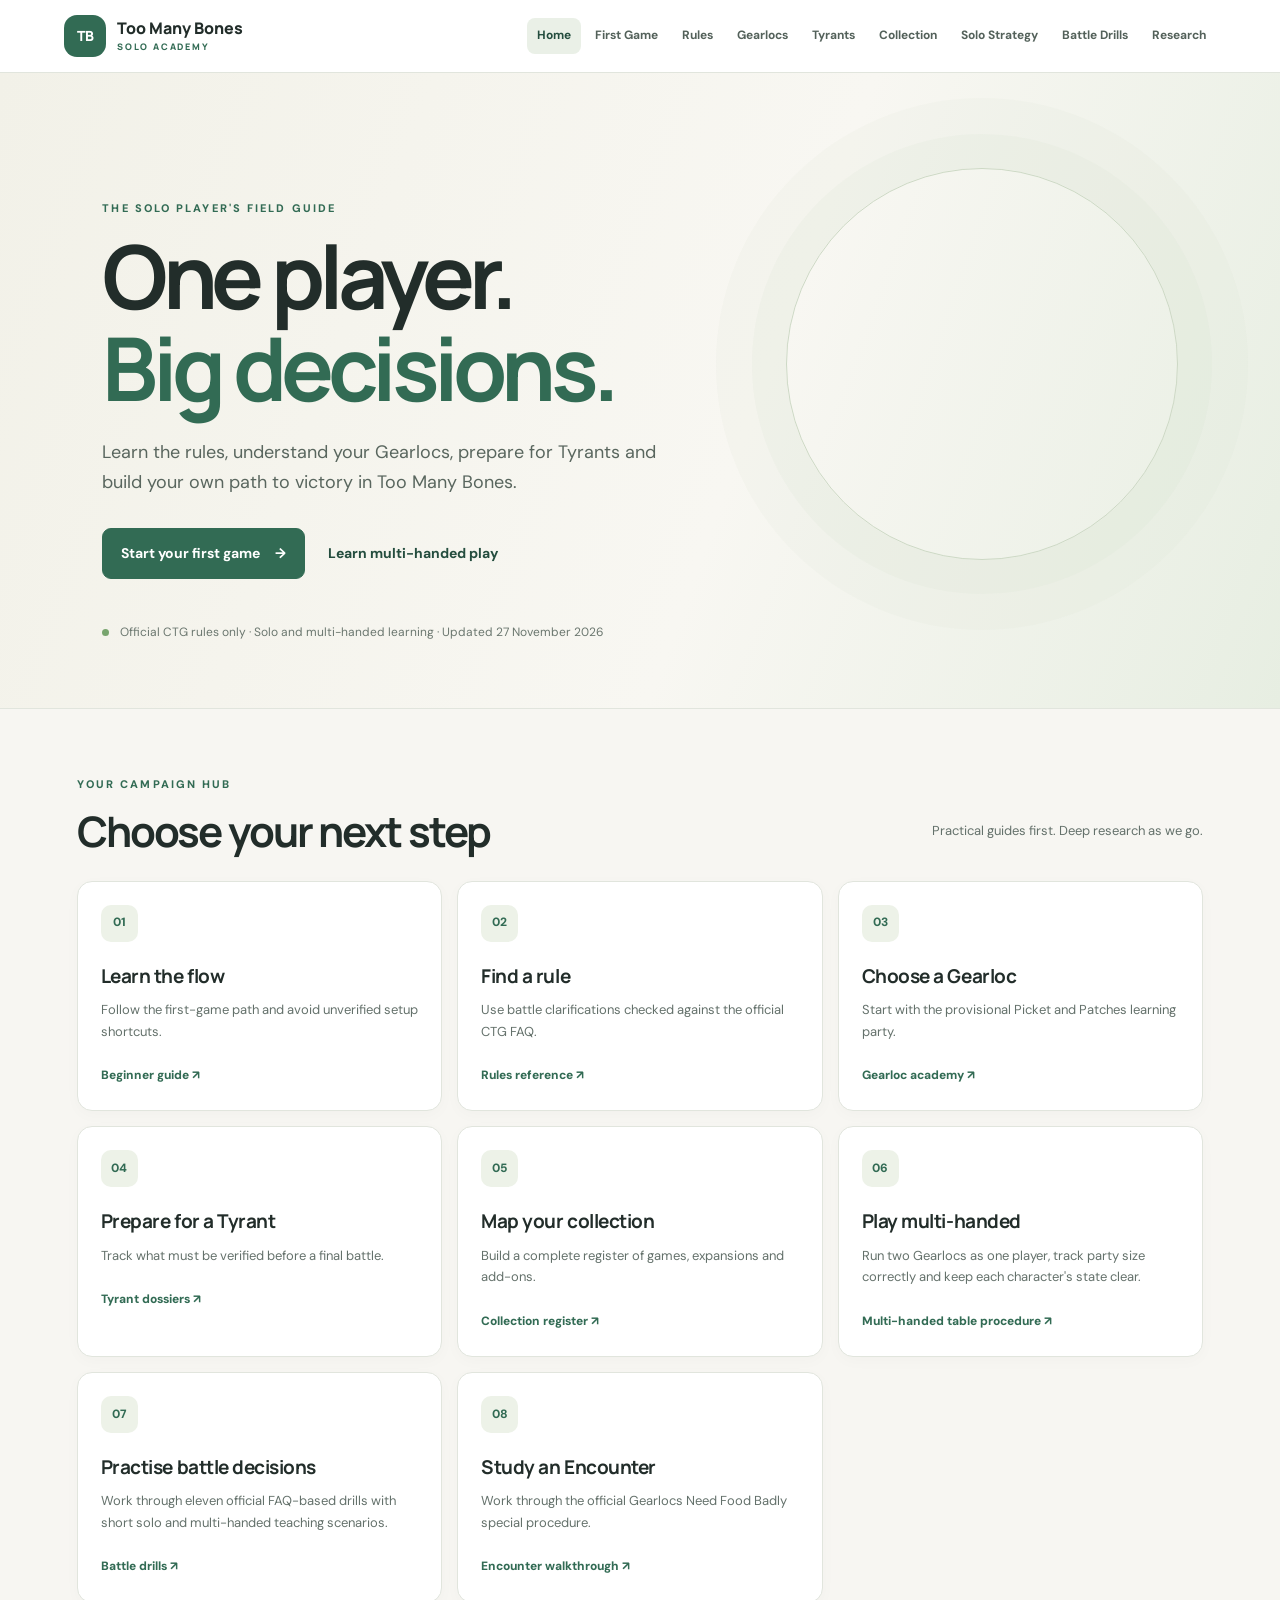
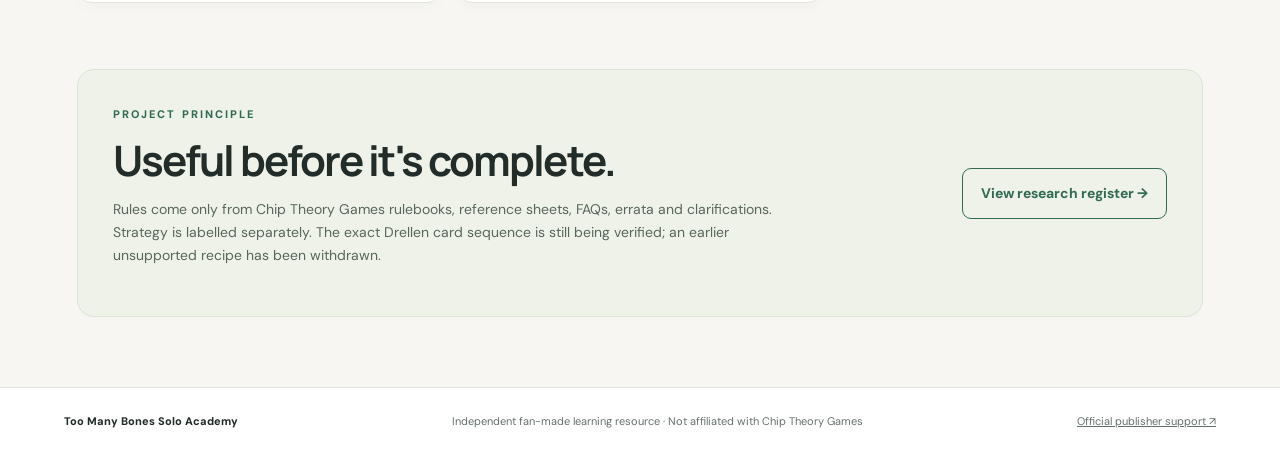
<file: index.html>
<!doctype html>
<html lang="en">
<head>
<meta charset="utf-8">
<meta name="viewport" content="width=device-width,initial-scale=1">
<meta name="description" content="An official-source-led solo and multi-handed learning academy for Too Many Bones.">
<title>Too Many Bones Solo Academy</title>
<link rel="stylesheet" href="assets/style.css">
</head>
<body>
<header class="site-header">
<a class="brand" href="index.html"><span class="brand-mark">TB</span><span>Too Many Bones <small>SOLO ACADEMY</small></span></a>
<button class="menu-toggle" aria-expanded="false" aria-controls="site-nav">Menu</button>
<nav id="site-nav" aria-label="Main navigation">
<a class="active" href="index.html">Home</a><a href="getting-started.html">First Game</a><a href="rules.html">Rules</a><a href="gearlocs.html">Gearlocs</a><a href="tyrants.html">Tyrants</a><a href="expansions.html">Collection</a><a href="solo-strategy.html">Solo Strategy</a><a href="battle-drills.html">Battle Drills</a><a href="research.html">Research</a>
</nav>
</header>
<main>
<section class="hero">
<p class="eyebrow">THE SOLO PLAYER'S FIELD GUIDE</p>
<h1>One player.<br><span>Big decisions.</span></h1>
<p class="hero-copy">Learn the rules, understand your Gearlocs, prepare for Tyrants and build your own path to victory in Too Many Bones.</p>
<div class="hero-actions"><a class="button" href="getting-started.html">Start your first game <span>→</span></a><a class="text-link" href="solo-strategy.html#multi-handed-solo">Learn multi-handed play</a></div>
<div class="hero-note"><span class="status-dot"></span> Official CTG rules only · Solo and multi-handed learning · Updated 27 November 2026</div>
</section>

<section class="section">
<div class="section-heading"><div><p class="eyebrow">YOUR CAMPAIGN HUB</p><h2>Choose your next step</h2></div><p>Practical guides first. Deep research as we go.</p></div>
<div class="card-grid">
<a class="feature-card" href="getting-started.html"><span class="card-icon">01</span><h3>Learn the flow</h3><p>Follow the first-game path and avoid unverified setup shortcuts.</p><span class="card-link">Beginner guide ↗</span></a>
<a class="feature-card" href="rules.html"><span class="card-icon">02</span><h3>Find a rule</h3><p>Use battle clarifications checked against the official CTG FAQ.</p><span class="card-link">Rules reference ↗</span></a>
<a class="feature-card" href="gearlocs.html"><span class="card-icon">03</span><h3>Choose a Gearloc</h3><p>Start with the provisional Picket and Patches learning party.</p><span class="card-link">Gearloc academy ↗</span></a>
<a class="feature-card" href="tyrants.html"><span class="card-icon">04</span><h3>Prepare for a Tyrant</h3><p>Track what must be verified before a final battle.</p><span class="card-link">Tyrant dossiers ↗</span></a>
<a class="feature-card" href="expansions.html"><span class="card-icon">05</span><h3>Map your collection</h3><p>Build a complete register of games, expansions and add-ons.</p><span class="card-link">Collection register ↗</span></a>
<a class="feature-card" href="solo-strategy.html#multi-handed-solo"><span class="card-icon">06</span><h3>Play multi-handed</h3><p>Run two Gearlocs as one player, track party size correctly and keep each character's state clear.</p><span class="card-link">Multi-handed table procedure ↗</span></a>
<a class="feature-card" href="battle-drills.html"><span class="card-icon">07</span><h3>Practise battle decisions</h3><p>Work through eleven official FAQ-based drills with short solo and multi-handed teaching scenarios.</p><span class="card-link">Battle drills ↗</span></a>
<a class="feature-card" href="rules.html#gearlocs-need-food-badly"><span class="card-icon">08</span><h3>Study an Encounter</h3><p>Work through the official Gearlocs Need Food Badly special procedure.</p><span class="card-link">Encounter walkthrough ↗</span></a>
</div>
</section>

<section class="callout">
<div><p class="eyebrow">PROJECT PRINCIPLE</p><h2>Useful before it's complete.</h2><p>Rules come only from Chip Theory Games rulebooks, reference sheets, FAQs, errata and clarifications. Strategy is labelled separately. The exact Drellen card sequence is still being verified; an earlier unsupported recipe has been withdrawn.</p></div>
<a class="button button-outline" href="research.html">View research register →</a>
</section>
</main>
<footer><span>Too Many Bones Solo Academy</span><span>Independent fan-made learning resource · Not affiliated with Chip Theory Games</span><a href="https://chiptheorygames.com/pages/support/too-many-bones" target="_blank" rel="noopener">Official publisher support ↗</a></footer>
<script src="assets/site.js"></script>
</body>
</html>
</file>
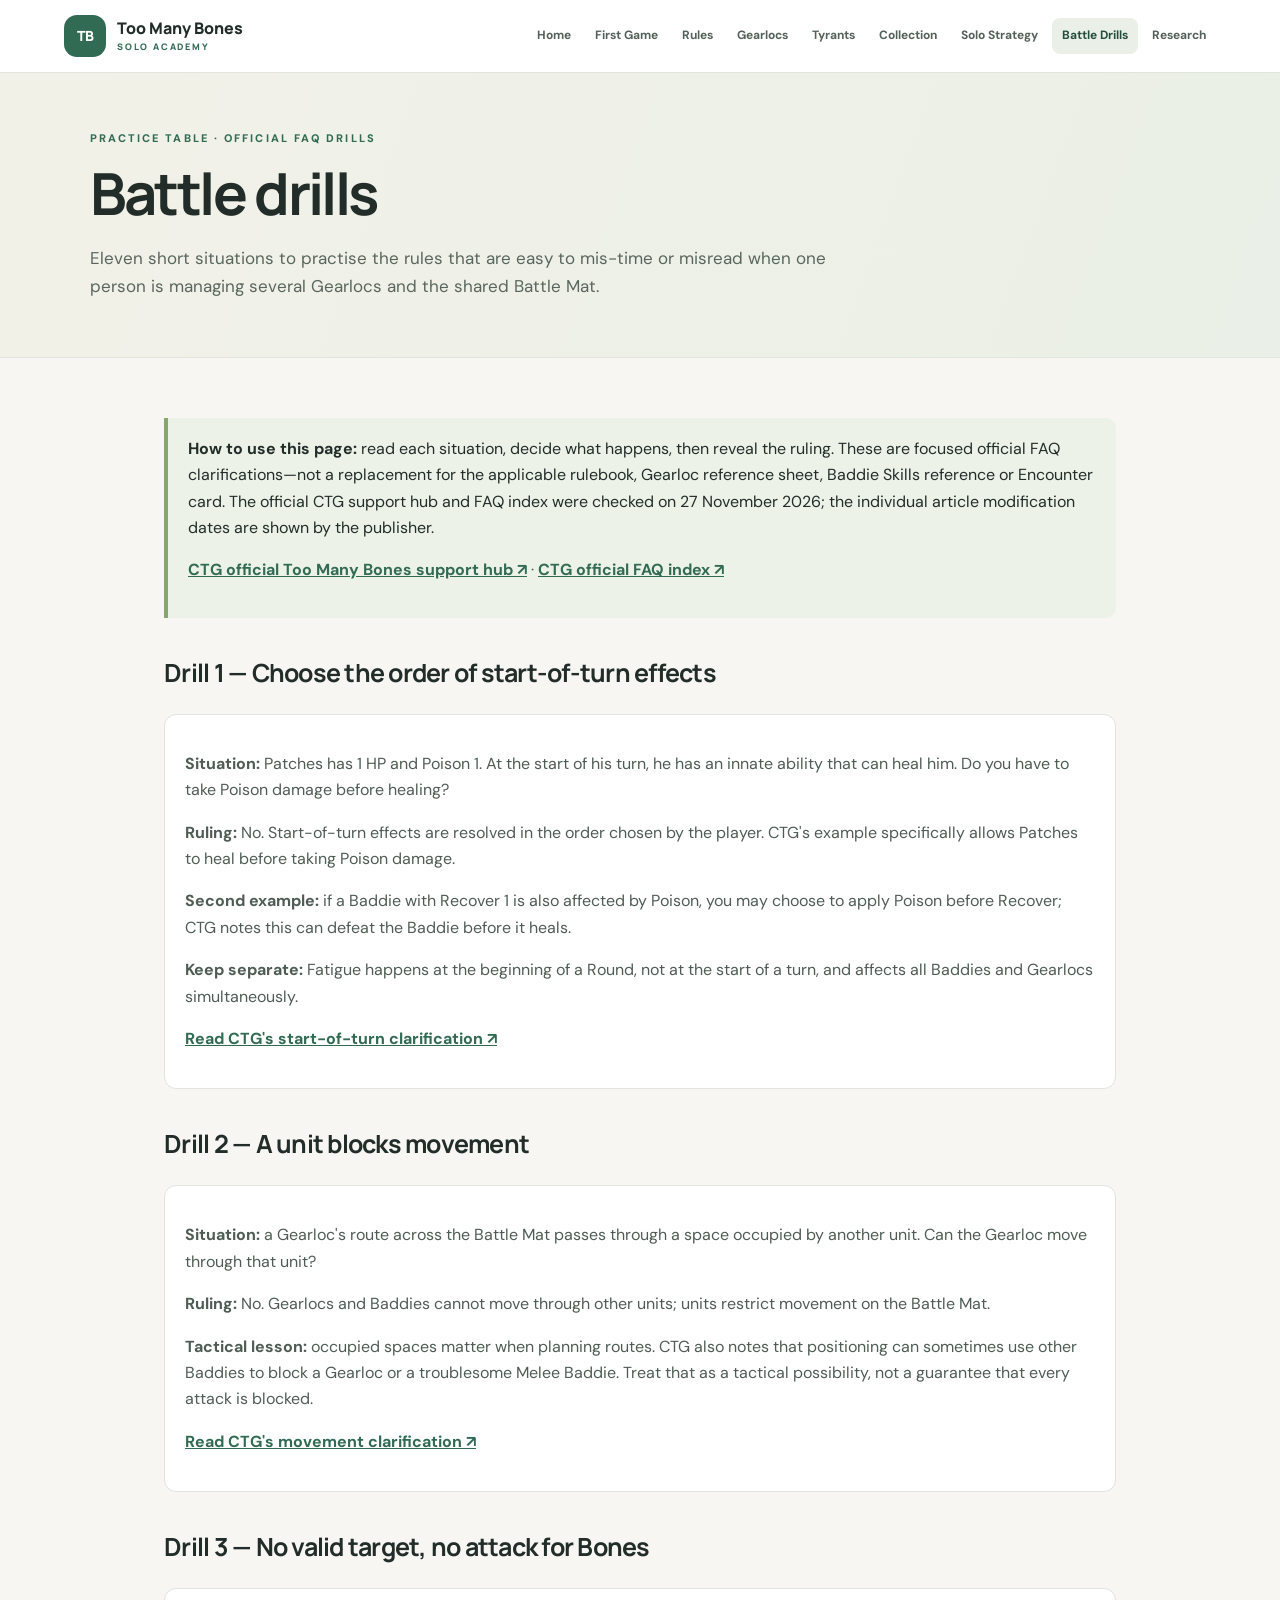
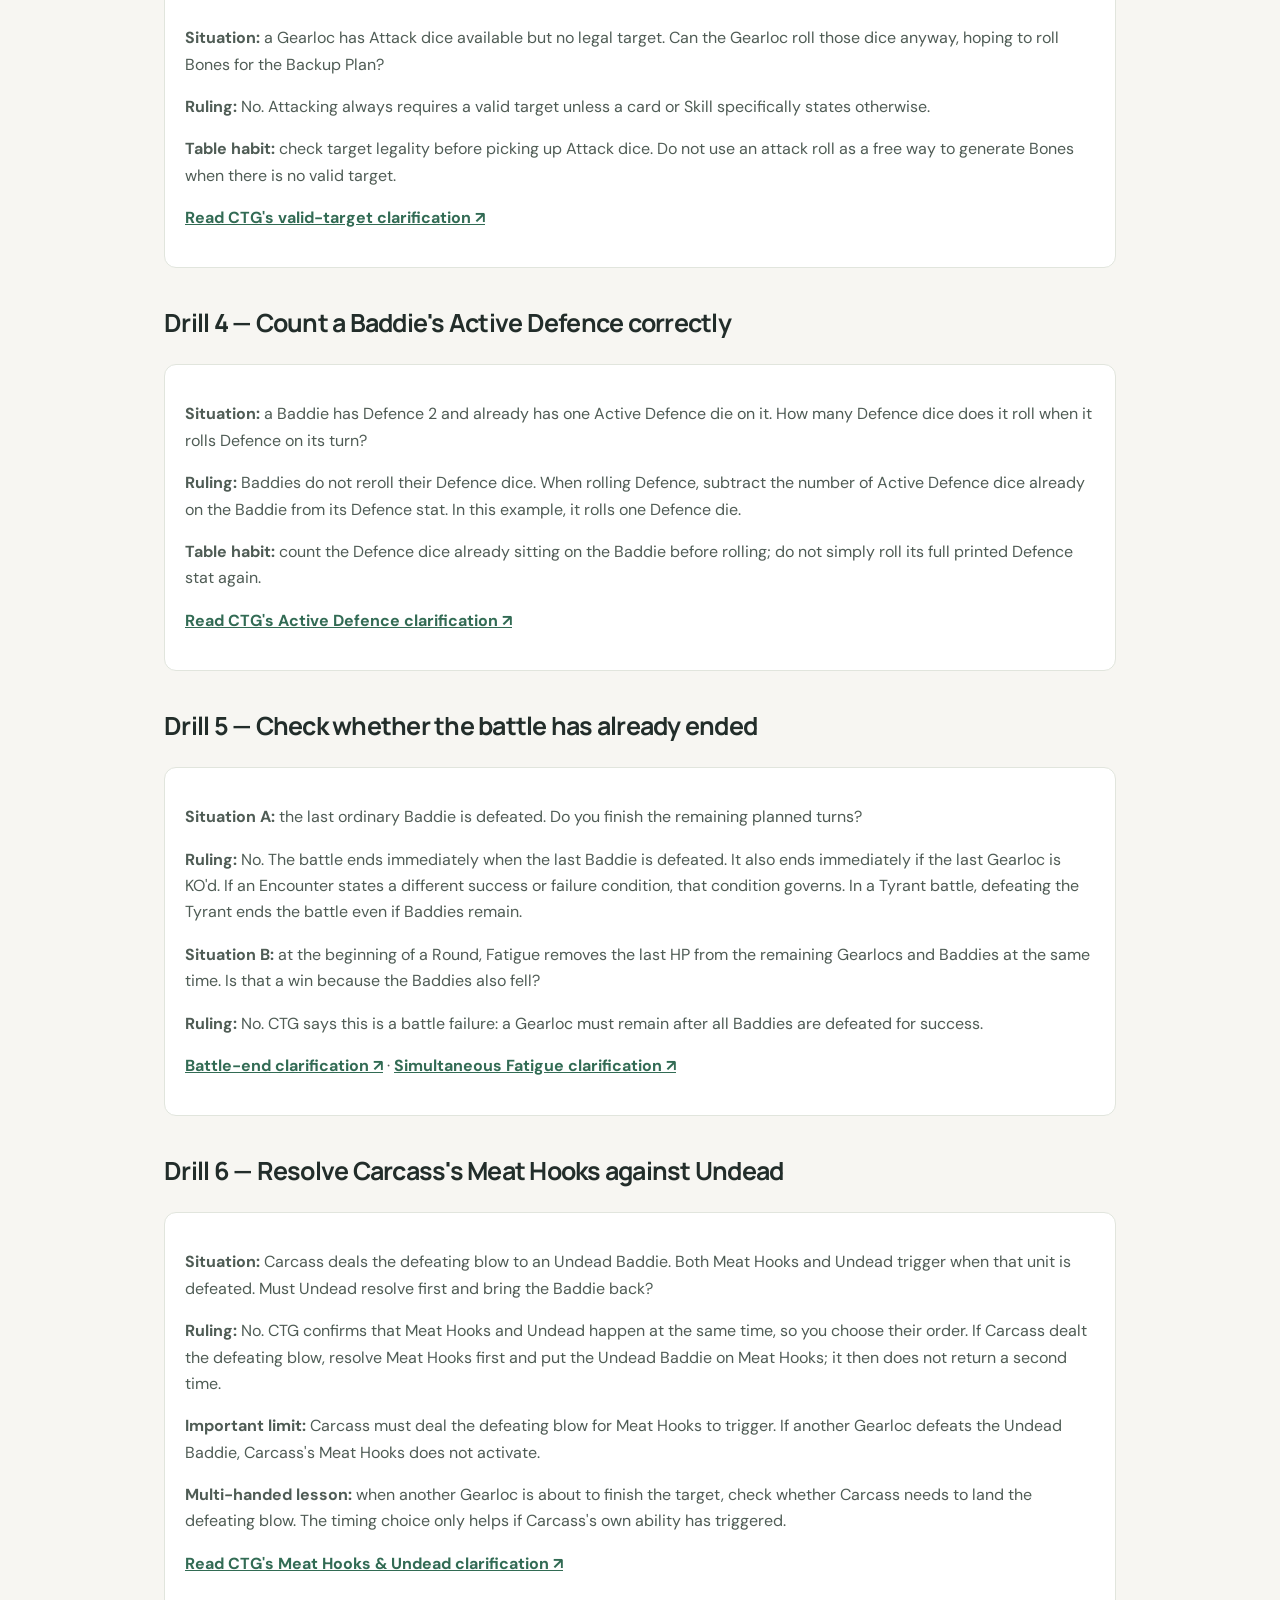
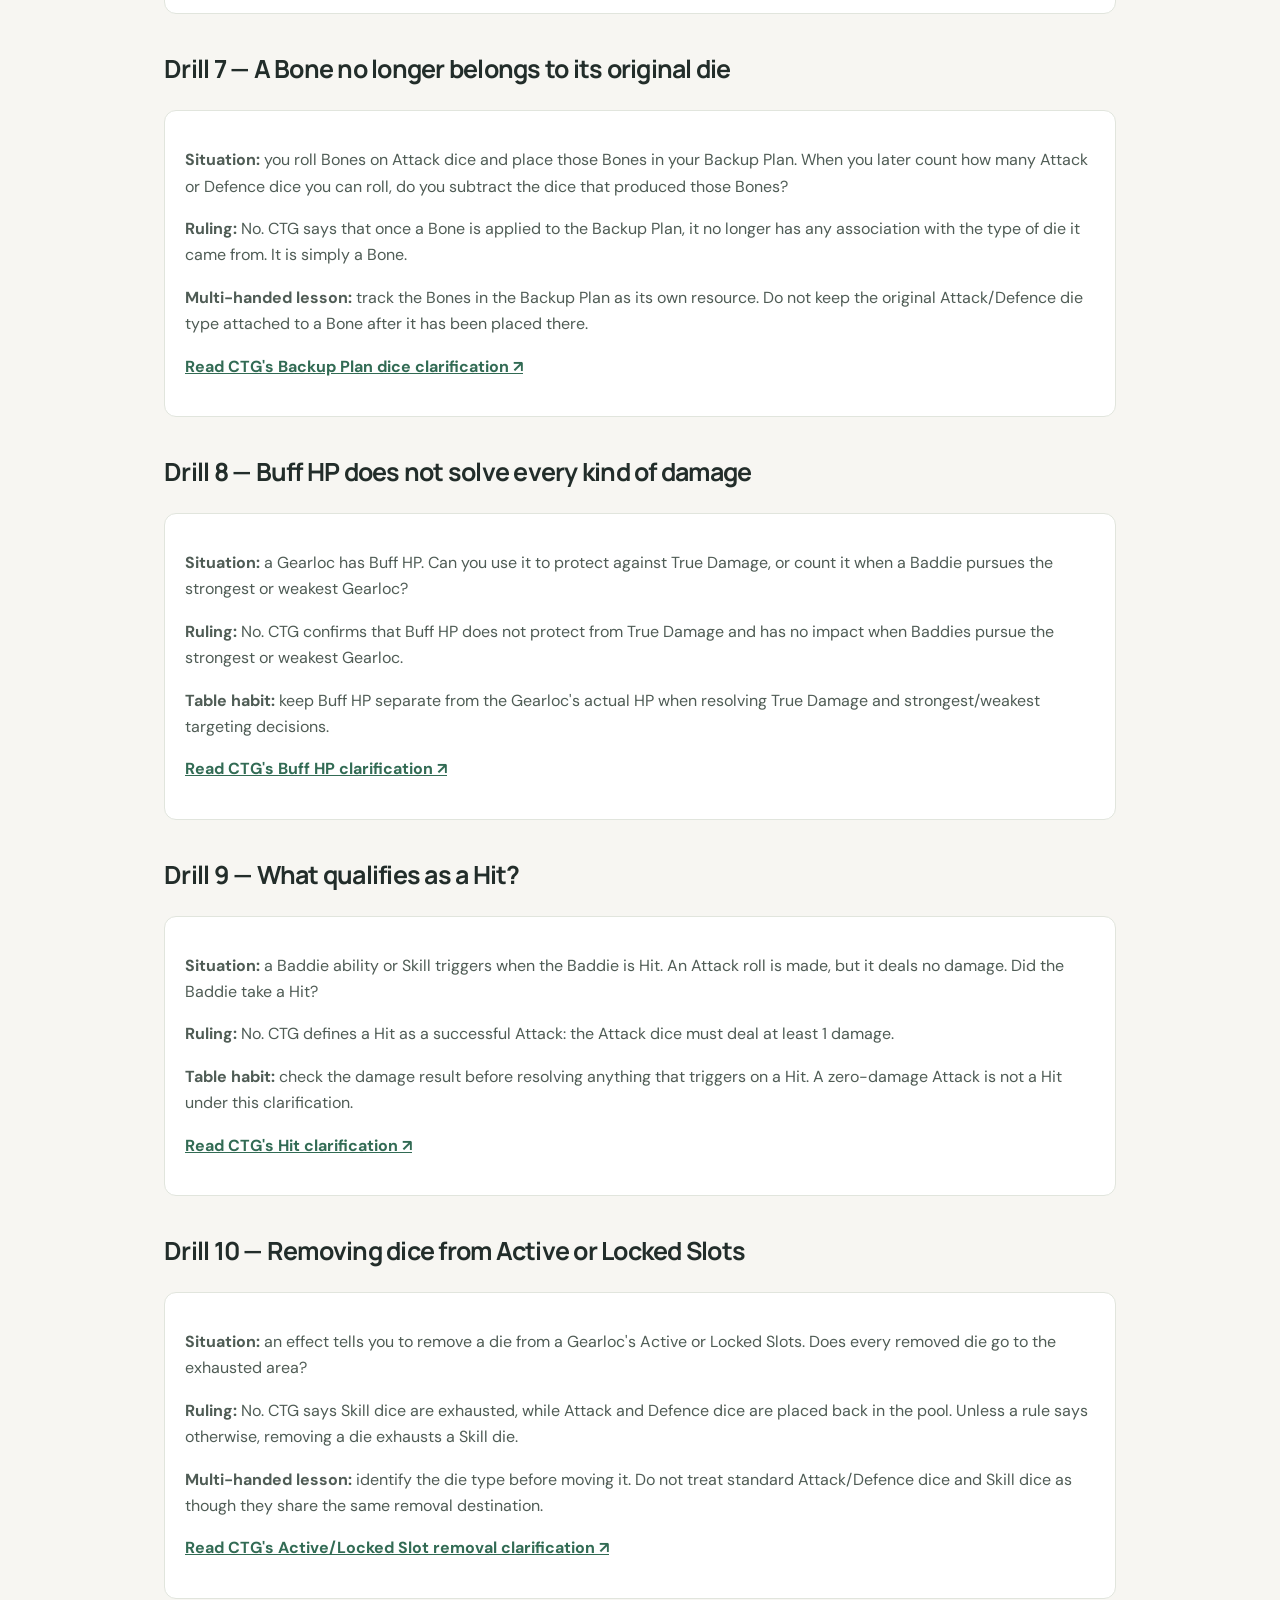
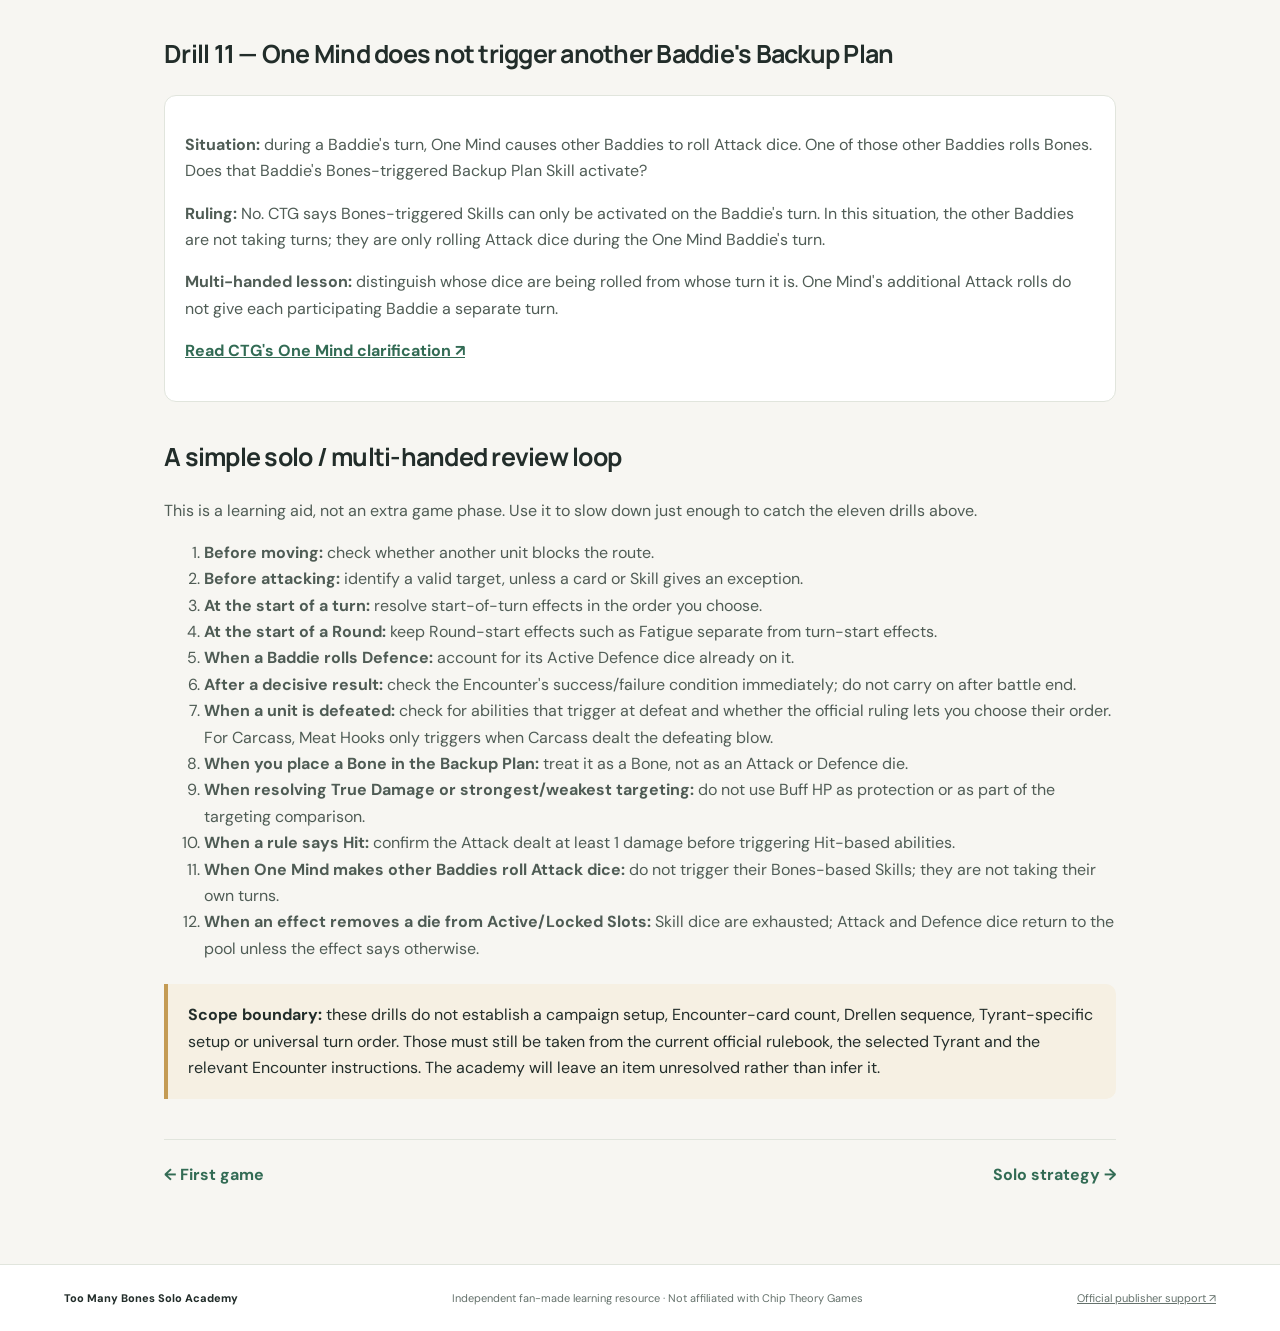
<file: battle-drills.html>
<!doctype html>
<html lang="en">
<head>
<meta charset="utf-8">
<meta name="viewport" content="width=device-width,initial-scale=1">
<meta name="description" content="Eleven official Chip Theory Games FAQ battle drills for learning Too Many Bones solo and multi-handed.">
<title>Battle Drills | Too Many Bones Solo Academy</title>
<link rel="stylesheet" href="assets/style.css">
</head>
<body>
<header class="site-header">
<a class="brand" href="index.html"><span class="brand-mark">TB</span><span>Too Many Bones <small>SOLO ACADEMY</small></span></a>
<button class="menu-toggle" aria-expanded="false" aria-controls="site-nav">Menu</button>
<nav id="site-nav" aria-label="Main navigation">
<a href="index.html">Home</a><a href="getting-started.html">First Game</a><a href="rules.html">Rules</a><a href="gearlocs.html">Gearlocs</a><a href="tyrants.html">Tyrants</a><a href="expansions.html">Collection</a><a href="solo-strategy.html">Solo Strategy</a><a class="active" href="battle-drills.html">Battle Drills</a><a href="research.html">Research</a>
</nav>
</header>
<main>
<section class="page-intro">
<p class="eyebrow">PRACTICE TABLE · OFFICIAL FAQ DRILLS</p>
<h1>Battle drills</h1>
<p class="lead">Eleven short situations to practise the rules that are easy to mis-time or misread when one person is managing several Gearlocs and the shared Battle Mat.</p>
</section>
<article class="content">
<div class="info-box">
<strong>How to use this page:</strong> read each situation, decide what happens, then reveal the ruling. These are focused official FAQ clarifications—not a replacement for the applicable rulebook, Gearloc reference sheet, Baddie Skills reference or Encounter card. The official CTG support hub and FAQ index were checked on 27 November 2026; the individual article modification dates are shown by the publisher.
<p><a href="https://chiptheorygames.com/pages/support/too-many-bones" target="_blank" rel="noopener">CTG official Too Many Bones support hub ↗</a> · <a href="https://tmbsupport.chiptheorygames.com/support/solutions" target="_blank" rel="noopener">CTG official FAQ index ↗</a></p>
</div>

<h2>Drill 1 — Choose the order of start-of-turn effects</h2>
<div class="mini-card">
<p><strong>Situation:</strong> Patches has 1 HP and Poison 1. At the start of his turn, he has an innate ability that can heal him. Do you have to take Poison damage before healing?</p>
<p><strong>Ruling:</strong> No. Start-of-turn effects are resolved in the order chosen by the player. CTG's example specifically allows Patches to heal before taking Poison damage.</p>
<p><strong>Second example:</strong> if a Baddie with Recover 1 is also affected by Poison, you may choose to apply Poison before Recover; CTG notes this can defeat the Baddie before it heals.</p>
<p><strong>Keep separate:</strong> Fatigue happens at the beginning of a Round, not at the start of a turn, and affects all Baddies and Gearlocs simultaneously.</p>
<p><a href="https://tmbsupport.chiptheorygames.com/support/solutions/articles/33000210158-in-what-order-do-you-resolve-start-of-turn-effects-" target="_blank" rel="noopener">Read CTG's start-of-turn clarification ↗</a></p>
</div>

<h2>Drill 2 — A unit blocks movement</h2>
<div class="mini-card">
<p><strong>Situation:</strong> a Gearloc's route across the Battle Mat passes through a space occupied by another unit. Can the Gearloc move through that unit?</p>
<p><strong>Ruling:</strong> No. Gearlocs and Baddies cannot move through other units; units restrict movement on the Battle Mat.</p>
<p><strong>Tactical lesson:</strong> occupied spaces matter when planning routes. CTG also notes that positioning can sometimes use other Baddies to block a Gearloc or a troublesome Melee Baddie. Treat that as a tactical possibility, not a guarantee that every attack is blocked.</p>
<p><a href="https://tmbsupport.chiptheorygames.com/support/solutions/articles/33000210157-what-blocks-gearloc-and-baddie-movement-can-they-move-through-allied-units-opposing-units-" target="_blank" rel="noopener">Read CTG's movement clarification ↗</a></p>
</div>

<h2>Drill 3 — No valid target, no attack for Bones</h2>
<div class="mini-card">
<p><strong>Situation:</strong> a Gearloc has Attack dice available but no legal target. Can the Gearloc roll those dice anyway, hoping to roll Bones for the Backup Plan?</p>
<p><strong>Ruling:</strong> No. Attacking always requires a valid target unless a card or Skill specifically states otherwise.</p>
<p><strong>Table habit:</strong> check target legality before picking up Attack dice. Do not use an attack roll as a free way to generate Bones when there is no valid target.</p>
<p><a href="https://tmbsupport.chiptheorygames.com/support/solutions/articles/33000210144-can-gearlocs-and-baddies-roll-atk-dice-without-a-valid-target-in-order-to-acquire-bones-" target="_blank" rel="noopener">Read CTG's valid-target clarification ↗</a></p>
</div>

<h2>Drill 4 — Count a Baddie's Active Defence correctly</h2>
<div class="mini-card">
<p><strong>Situation:</strong> a Baddie has Defence 2 and already has one Active Defence die on it. How many Defence dice does it roll when it rolls Defence on its turn?</p>
<p><strong>Ruling:</strong> Baddies do not reroll their Defence dice. When rolling Defence, subtract the number of Active Defence dice already on the Baddie from its Defence stat. In this example, it rolls one Defence die.</p>
<p><strong>Table habit:</strong> count the Defence dice already sitting on the Baddie before rolling; do not simply roll its full printed Defence stat again.</p>
<p><a href="https://tmbsupport.chiptheorygames.com/support/solutions/articles/33000210058-do-baddies-re-roll-active-def-on-their-turn-" target="_blank" rel="noopener">Read CTG's Active Defence clarification ↗</a></p>
</div>

<h2>Drill 5 — Check whether the battle has already ended</h2>
<div class="mini-card">
<p><strong>Situation A:</strong> the last ordinary Baddie is defeated. Do you finish the remaining planned turns?</p>
<p><strong>Ruling:</strong> No. The battle ends immediately when the last Baddie is defeated. It also ends immediately if the last Gearloc is KO'd. If an Encounter states a different success or failure condition, that condition governs. In a Tyrant battle, defeating the Tyrant ends the battle even if Baddies remain.</p>
<p><strong>Situation B:</strong> at the beginning of a Round, Fatigue removes the last HP from the remaining Gearlocs and Baddies at the same time. Is that a win because the Baddies also fell?</p>
<p><strong>Ruling:</strong> No. CTG says this is a battle failure: a Gearloc must remain after all Baddies are defeated for success.</p>
<p><a href="https://tmbsupport.chiptheorygames.com/support/solutions/articles/33000210159-when-does-a-battle-end-" target="_blank" rel="noopener">Battle-end clarification ↗</a> · <a href="https://tmbsupport.chiptheorygames.com/support/solutions/articles/33000210160-if-fatigue-causes-gearlocs-and-baddies-to-lose-their-last-hp-at-the-same-time-do-we-fail-or-succeed-" target="_blank" rel="noopener">Simultaneous Fatigue clarification ↗</a></p>
</div>

<h2>Drill 6 — Resolve Carcass's Meat Hooks against Undead</h2>
<div class="mini-card">
<p><strong>Situation:</strong> Carcass deals the defeating blow to an Undead Baddie. Both Meat Hooks and Undead trigger when that unit is defeated. Must Undead resolve first and bring the Baddie back?</p>
<p><strong>Ruling:</strong> No. CTG confirms that Meat Hooks and Undead happen at the same time, so you choose their order. If Carcass dealt the defeating blow, resolve Meat Hooks first and put the Undead Baddie on Meat Hooks; it then does not return a second time.</p>
<p><strong>Important limit:</strong> Carcass must deal the defeating blow for Meat Hooks to trigger. If another Gearloc defeats the Undead Baddie, Carcass's Meat Hooks does not activate.</p>
<p><strong>Multi-handed lesson:</strong> when another Gearloc is about to finish the target, check whether Carcass needs to land the defeating blow. The timing choice only helps if Carcass's own ability has triggered.</p>
<p><a href="https://tmbsupport.chiptheorygames.com/support/solutions/articles/33000291067-meat-hooks-undead-baddie-skill" target="_blank" rel="noopener">Read CTG's Meat Hooks &amp; Undead clarification ↗</a></p>
</div>


<h2>Drill 7 — A Bone no longer belongs to its original die</h2>
<div class="mini-card">
<p><strong>Situation:</strong> you roll Bones on Attack dice and place those Bones in your Backup Plan. When you later count how many Attack or Defence dice you can roll, do you subtract the dice that produced those Bones?</p>
<p><strong>Ruling:</strong> No. CTG says that once a Bone is applied to the Backup Plan, it no longer has any association with the type of die it came from. It is simply a Bone.</p>
<p><strong>Multi-handed lesson:</strong> track the Bones in the Backup Plan as its own resource. Do not keep the original Attack/Defence die type attached to a Bone after it has been placed there.</p>
<p><a href="https://tmbsupport.chiptheorygames.com/support/solutions/articles/33000210190-q-do-atk-and-def-dice-being-used-in-my-backup-plan-reduce-the-number-of-atk-and-def-dice-i-have-avai" target="_blank" rel="noopener">Read CTG's Backup Plan dice clarification ↗</a></p>
</div>

<h2>Drill 8 — Buff HP does not solve every kind of damage</h2>
<div class="mini-card">
<p><strong>Situation:</strong> a Gearloc has Buff HP. Can you use it to protect against True Damage, or count it when a Baddie pursues the strongest or weakest Gearloc?</p>
<p><strong>Ruling:</strong> No. CTG confirms that Buff HP does not protect from True Damage and has no impact when Baddies pursue the strongest or weakest Gearloc.</p>
<p><strong>Table habit:</strong> keep Buff HP separate from the Gearloc's actual HP when resolving True Damage and strongest/weakest targeting decisions.</p>
<p><a href="https://tmbsupport.chiptheorygames.com/support/solutions/articles/33000210191-q-can-buff-hp-be-used-to-mitigate-poison-true-damage-etc-" target="_blank" rel="noopener">Read CTG's Buff HP clarification ↗</a></p>
</div>

<h2>Drill 9 — What qualifies as a Hit?</h2>
<div class="mini-card">
<p><strong>Situation:</strong> a Baddie ability or Skill triggers when the Baddie is Hit. An Attack roll is made, but it deals no damage. Did the Baddie take a Hit?</p>
<p><strong>Ruling:</strong> No. CTG defines a Hit as a successful Attack: the Attack dice must deal at least 1 damage.</p>
<p><strong>Table habit:</strong> check the damage result before resolving anything that triggers on a Hit. A zero-damage Attack is not a Hit under this clarification.</p>
<p><a href="https://tmbsupport.chiptheorygames.com/support/solutions/articles/33000210192-q-what-counts-as-a-hit-as-it-relates-to-triggering-baddie-abiilities-and-skills-" target="_blank" rel="noopener">Read CTG's Hit clarification ↗</a></p>
</div>


<h2>Drill 10 — Removing dice from Active or Locked Slots</h2>
<div class="mini-card">
<p><strong>Situation:</strong> an effect tells you to remove a die from a Gearloc's Active or Locked Slots. Does every removed die go to the exhausted area?</p>
<p><strong>Ruling:</strong> No. CTG says Skill dice are exhausted, while Attack and Defence dice are placed back in the pool. Unless a rule says otherwise, removing a die exhausts a Skill die.</p>
<p><strong>Multi-handed lesson:</strong> identify the die type before moving it. Do not treat standard Attack/Defence dice and Skill dice as though they share the same removal destination.</p>
<p><a href="https://tmbsupport.chiptheorygames.com/support/solutions/articles/33000210189-q-if-asked-to-remove-dice-from-my-active-locked-slots-are-those-dice-exhausted-or-put-back-on-my-g" target="_blank" rel="noopener">Read CTG's Active/Locked Slot removal clarification ↗</a></p>
</div>

<h2>Drill 11 — One Mind does not trigger another Baddie's Backup Plan</h2>
<div class="mini-card">
<p><strong>Situation:</strong> during a Baddie's turn, One Mind causes other Baddies to roll Attack dice. One of those other Baddies rolls Bones. Does that Baddie's Bones-triggered Backup Plan Skill activate?</p>
<p><strong>Ruling:</strong> No. CTG says Bones-triggered Skills can only be activated on the Baddie's turn. In this situation, the other Baddies are not taking turns; they are only rolling Attack dice during the One Mind Baddie's turn.</p>
<p><strong>Multi-handed lesson:</strong> distinguish whose dice are being rolled from whose turn it is. One Mind's additional Attack rolls do not give each participating Baddie a separate turn.</p>
<p><a href="https://tmbsupport.chiptheorygames.com/support/solutions/articles/33000236971-q-when-resolving-one-mind-do-bones-rolled-by-baddies-trigger-their-backup-plan-skills-" target="_blank" rel="noopener">Read CTG's One Mind clarification ↗</a></p>
</div>

<h2>A simple solo / multi-handed review loop</h2>
<p>This is a learning aid, not an extra game phase. Use it to slow down just enough to catch the eleven drills above.</p>
<ol>
<li><strong>Before moving:</strong> check whether another unit blocks the route.</li>
<li><strong>Before attacking:</strong> identify a valid target, unless a card or Skill gives an exception.</li>
<li><strong>At the start of a turn:</strong> resolve start-of-turn effects in the order you choose.</li>
<li><strong>At the start of a Round:</strong> keep Round-start effects such as Fatigue separate from turn-start effects.</li>
<li><strong>When a Baddie rolls Defence:</strong> account for its Active Defence dice already on it.</li>
<li><strong>After a decisive result:</strong> check the Encounter's success/failure condition immediately; do not carry on after battle end.</li>
<li><strong>When a unit is defeated:</strong> check for abilities that trigger at defeat and whether the official ruling lets you choose their order. For Carcass, Meat Hooks only triggers when Carcass dealt the defeating blow.</li>
<li><strong>When you place a Bone in the Backup Plan:</strong> treat it as a Bone, not as an Attack or Defence die.</li>
<li><strong>When resolving True Damage or strongest/weakest targeting:</strong> do not use Buff HP as protection or as part of the targeting comparison.</li>
<li><strong>When a rule says Hit:</strong> confirm the Attack dealt at least 1 damage before triggering Hit-based abilities.</li>
<li><strong>When One Mind makes other Baddies roll Attack dice:</strong> do not trigger their Bones-based Skills; they are not taking their own turns.</li>
<li><strong>When an effect removes a die from Active/Locked Slots:</strong> Skill dice are exhausted; Attack and Defence dice return to the pool unless the effect says otherwise.</li>
</ol>

<div class="info-box warning-box">
<strong>Scope boundary:</strong> these drills do not establish a campaign setup, Encounter-card count, Drellen sequence, Tyrant-specific setup or universal turn order. Those must still be taken from the current official rulebook, the selected Tyrant and the relevant Encounter instructions. The academy will leave an item unresolved rather than infer it.
</div>

<div class="page-nav"><a href="getting-started.html">← First game</a><a href="solo-strategy.html">Solo strategy →</a></div>
</article>
</main>
<footer><span>Too Many Bones Solo Academy</span><span>Independent fan-made learning resource · Not affiliated with Chip Theory Games</span><a href="https://chiptheorygames.com/pages/support/too-many-bones" target="_blank" rel="noopener">Official publisher support ↗</a></footer>
<script src="assets/site.js"></script>
</body>
</html>
</file>
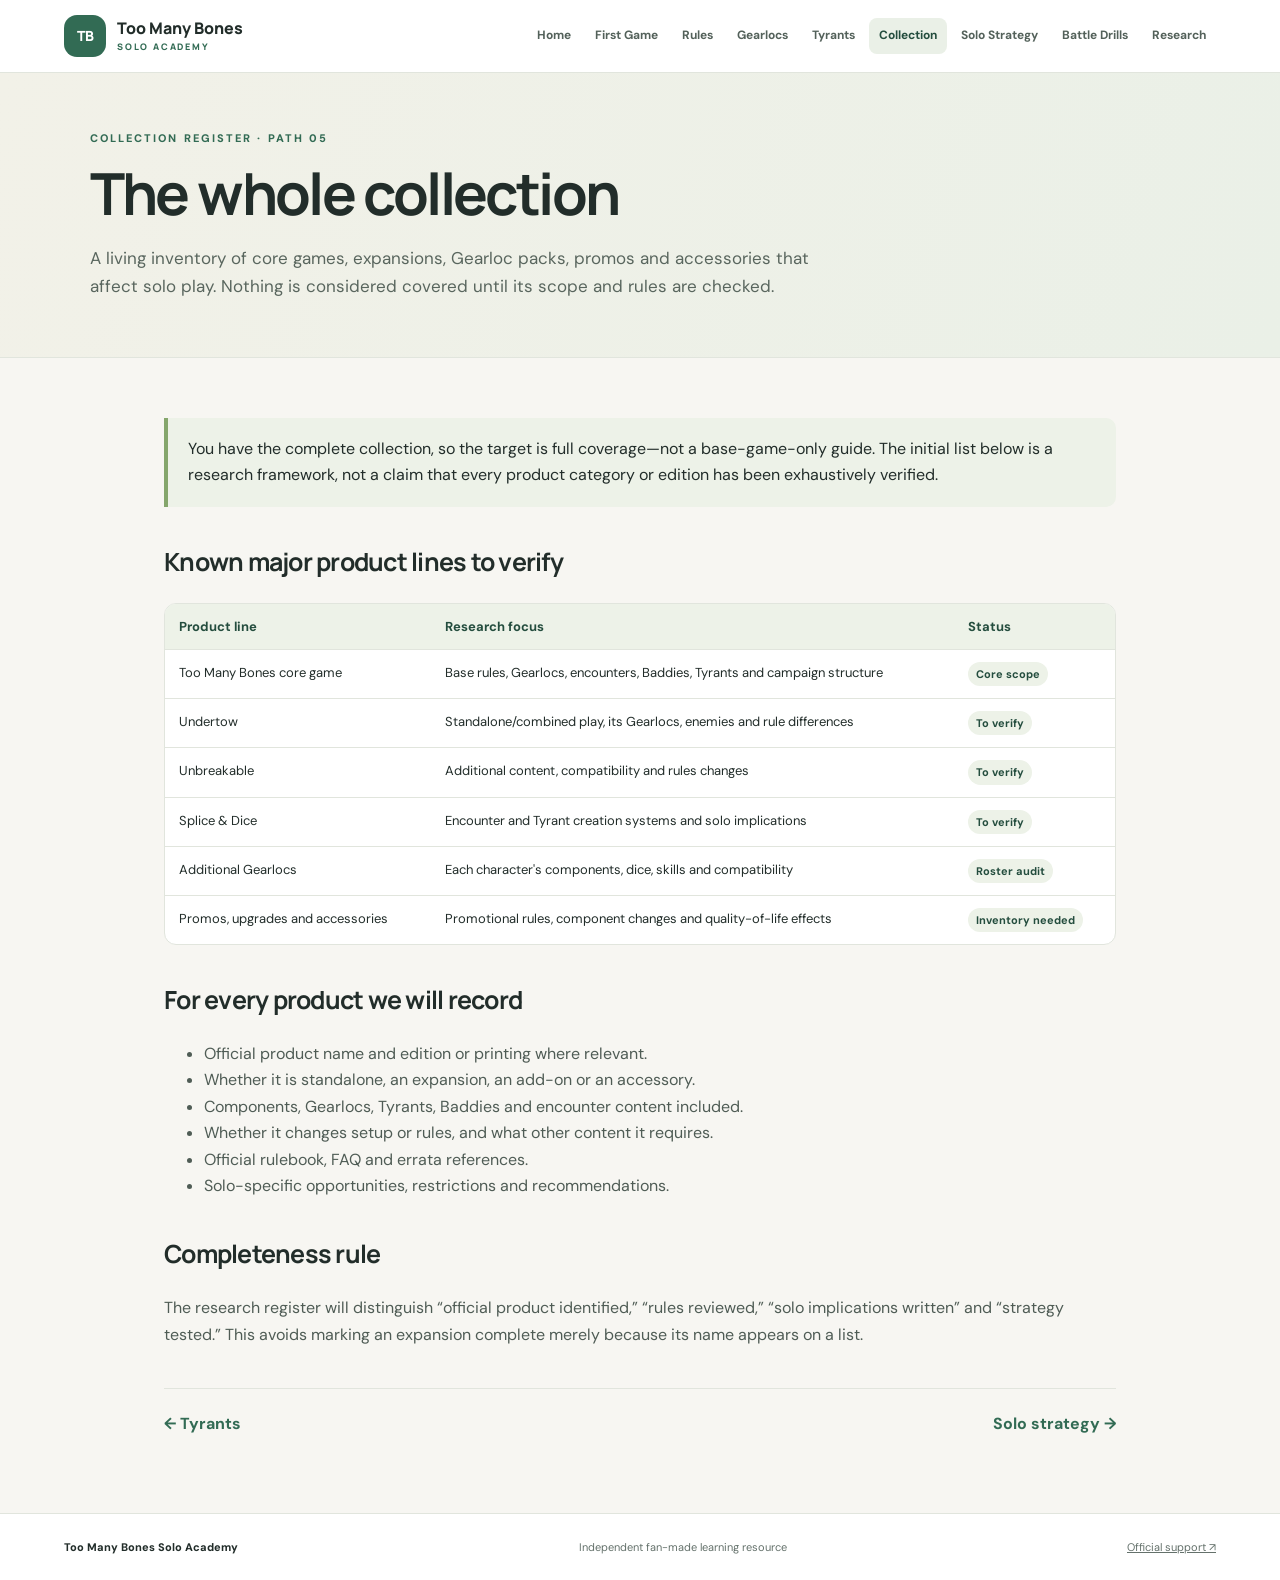
<file: expansions.html>
<!doctype html><html lang="en"><head><meta charset="utf-8"><meta name="viewport" content="width=device-width,initial-scale=1"><title>Collection & Expansions | Too Many Bones Solo Academy</title><link rel="stylesheet" href="assets/style.css"></head><body><header class="site-header"><a class="brand" href="index.html"><span class="brand-mark">TB</span><span>Too Many Bones <small>SOLO ACADEMY</small></span></a><button class="menu-toggle" aria-expanded="false" aria-controls="site-nav">Menu</button><nav id="site-nav"><a href="index.html">Home</a><a href="getting-started.html">First Game</a><a href="rules.html">Rules</a><a href="gearlocs.html">Gearlocs</a><a href="tyrants.html">Tyrants</a><a class="active" href="expansions.html">Collection</a><a href="solo-strategy.html">Solo Strategy</a><a href="battle-drills.html">Battle Drills</a><a href="research.html">Research</a></nav></header><main><section class="page-intro"><p class="eyebrow">COLLECTION REGISTER · PATH 05</p><h1>The whole collection</h1><p class="lead">A living inventory of core games, expansions, Gearloc packs, promos and accessories that affect solo play. Nothing is considered covered until its scope and rules are checked.</p></section><article class="content"><div class="info-box">You have the complete collection, so the target is full coverage—not a base-game-only guide. The initial list below is a research framework, not a claim that every product category or edition has been exhaustively verified.</div><h2>Known major product lines to verify</h2><div class="table-wrap"><table><thead><tr><th>Product line</th><th>Research focus</th><th>Status</th></tr></thead><tbody><tr><td>Too Many Bones core game</td><td>Base rules, Gearlocs, encounters, Baddies, Tyrants and campaign structure</td><td><span class="pill">Core scope</span></td></tr><tr><td>Undertow</td><td>Standalone/combined play, its Gearlocs, enemies and rule differences</td><td><span class="pill">To verify</span></td></tr><tr><td>Unbreakable</td><td>Additional content, compatibility and rules changes</td><td><span class="pill">To verify</span></td></tr><tr><td>Splice & Dice</td><td>Encounter and Tyrant creation systems and solo implications</td><td><span class="pill">To verify</span></td></tr><tr><td>Additional Gearlocs</td><td>Each character's components, dice, skills and compatibility</td><td><span class="pill">Roster audit</span></td></tr><tr><td>Promos, upgrades and accessories</td><td>Promotional rules, component changes and quality-of-life effects</td><td><span class="pill">Inventory needed</span></td></tr></tbody></table></div><h2>For every product we will record</h2><ul><li>Official product name and edition or printing where relevant.</li><li>Whether it is standalone, an expansion, an add-on or an accessory.</li><li>Components, Gearlocs, Tyrants, Baddies and encounter content included.</li><li>Whether it changes setup or rules, and what other content it requires.</li><li>Official rulebook, FAQ and errata references.</li><li>Solo-specific opportunities, restrictions and recommendations.</li></ul><h2>Completeness rule</h2><p>The research register will distinguish “official product identified,” “rules reviewed,” “solo implications written” and “strategy tested.” This avoids marking an expansion complete merely because its name appears on a list.</p><div class="page-nav"><a href="tyrants.html">← Tyrants</a><a href="solo-strategy.html">Solo strategy →</a></div></article></main><footer><span>Too Many Bones Solo Academy</span><span>Independent fan-made learning resource</span><a href="https://chiptheorygames.com/pages/support/too-many-bones">Official support ↗</a></footer><script src="assets/site.js"></script></body></html>
</file>
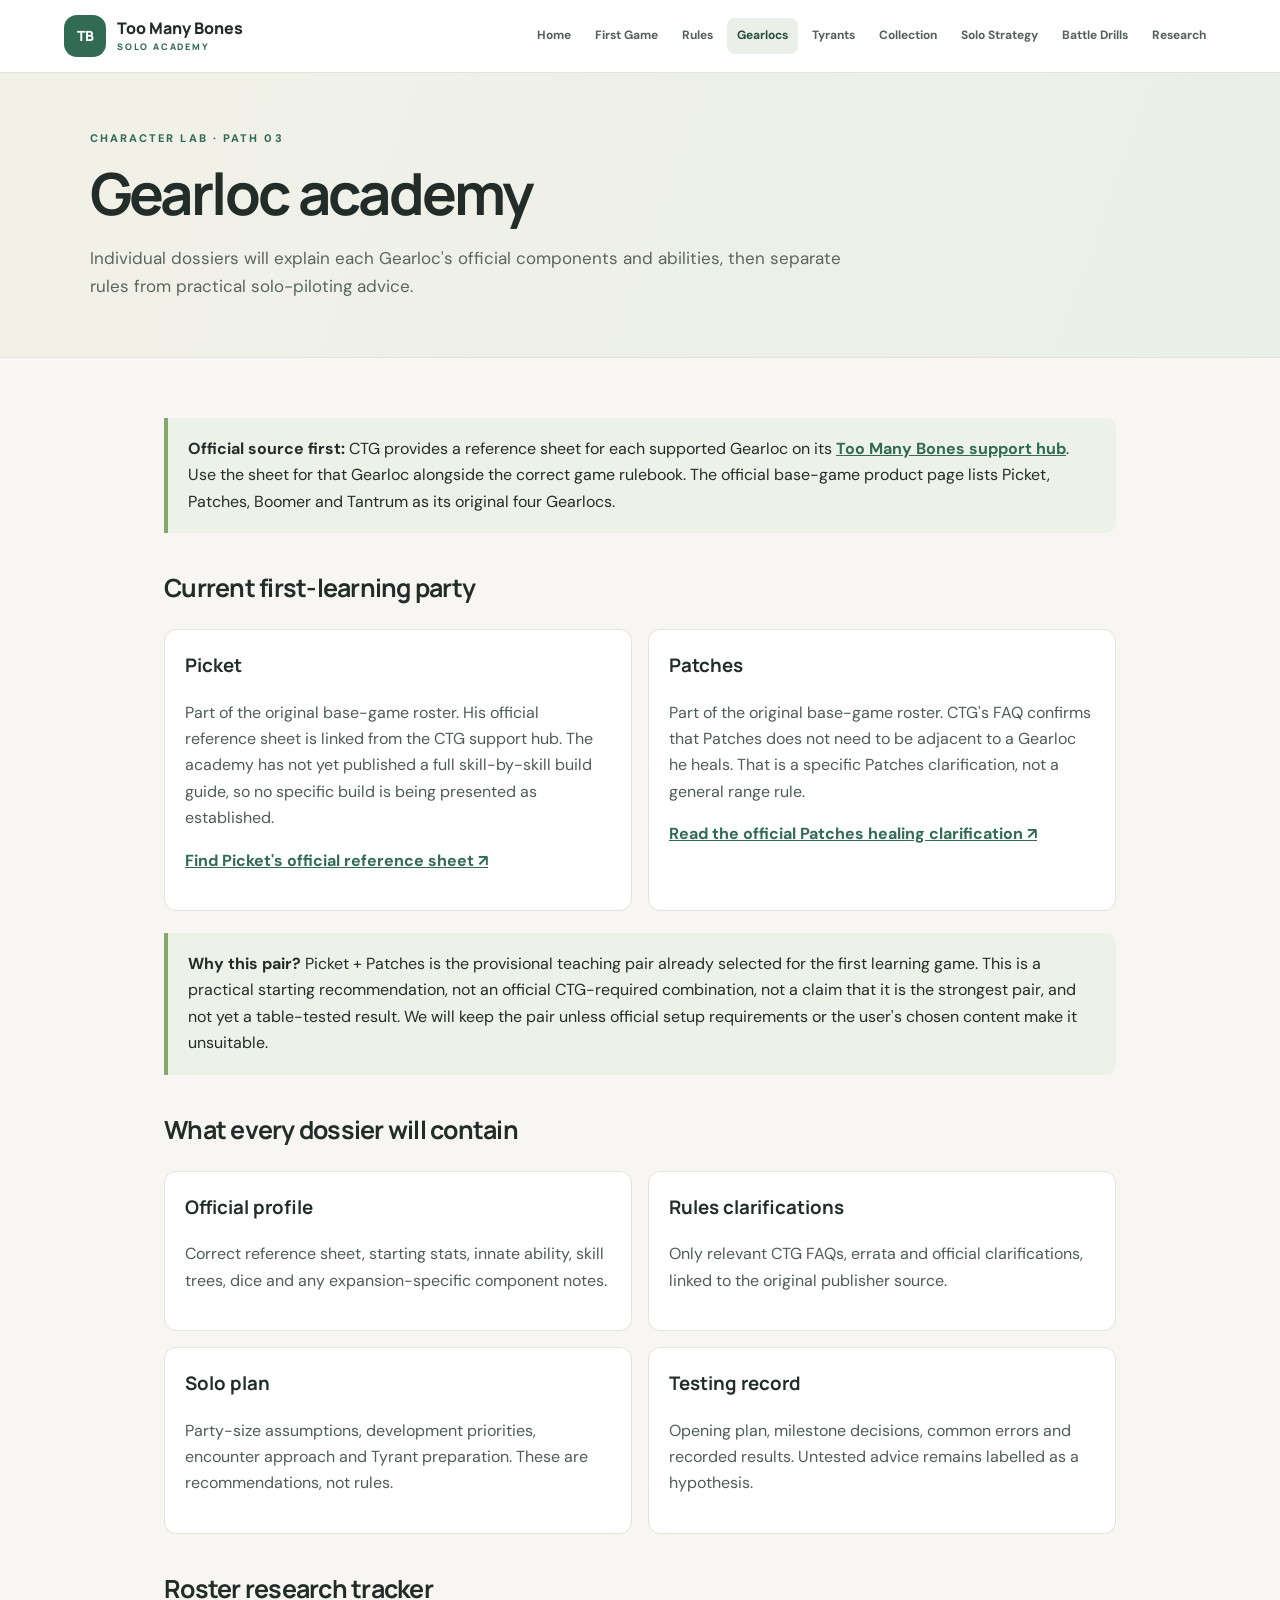
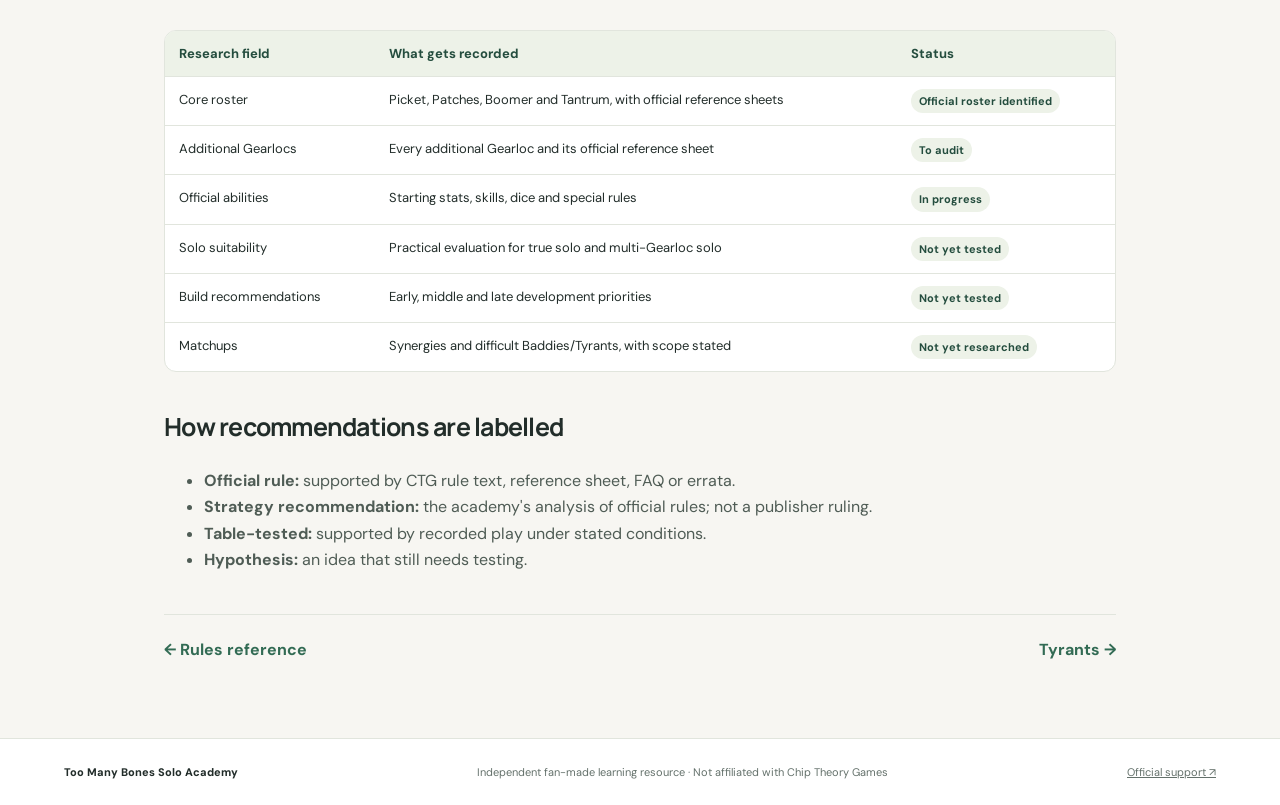
<file: gearlocs.html>
<!doctype html>
<html lang="en">
<head>
<meta charset="utf-8">
<meta name="viewport" content="width=device-width,initial-scale=1">
<meta name="description" content="Too Many Bones Gearloc learning dossiers sourced from official Chip Theory Games references.">
<title>Gearloc Academy | Too Many Bones Solo Academy</title>
<link rel="stylesheet" href="assets/style.css">
</head>
<body>
<header class="site-header">
<a class="brand" href="index.html"><span class="brand-mark">TB</span><span>Too Many Bones <small>SOLO ACADEMY</small></span></a>
<button class="menu-toggle" aria-expanded="false" aria-controls="site-nav">Menu</button>
<nav id="site-nav" aria-label="Main navigation">
<a href="index.html">Home</a><a href="getting-started.html">First Game</a><a href="rules.html">Rules</a><a class="active" href="gearlocs.html">Gearlocs</a><a href="tyrants.html">Tyrants</a><a href="expansions.html">Collection</a><a href="solo-strategy.html">Solo Strategy</a><a href="battle-drills.html">Battle Drills</a><a href="research.html">Research</a>
</nav>
</header>
<main>
<section class="page-intro">
<p class="eyebrow">CHARACTER LAB · PATH 03</p>
<h1>Gearloc academy</h1>
<p class="lead">Individual dossiers will explain each Gearloc's official components and abilities, then separate rules from practical solo-piloting advice.</p>
</section>
<article class="content">
<div class="info-box"><strong>Official source first:</strong> CTG provides a reference sheet for each supported Gearloc on its <a href="https://chiptheorygames.com/pages/support/too-many-bones" target="_blank" rel="noopener">Too Many Bones support hub</a>. Use the sheet for that Gearloc alongside the correct game rulebook. The official base-game product page lists Picket, Patches, Boomer and Tantrum as its original four Gearlocs.</div>

<h2>Current first-learning party</h2>
<div class="two-col">
<div class="mini-card">
<h3>Picket</h3>
<p>Part of the original base-game roster. His official reference sheet is linked from the CTG support hub. The academy has not yet published a full skill-by-skill build guide, so no specific build is being presented as established.</p>
<p><a href="https://chiptheorygames.com/pages/support/too-many-bones" target="_blank" rel="noopener">Find Picket's official reference sheet ↗</a></p>
</div>
<div class="mini-card">
<h3>Patches</h3>
<p>Part of the original base-game roster. CTG's FAQ confirms that Patches does not need to be adjacent to a Gearloc he heals. That is a specific Patches clarification, not a general range rule.</p>
<p><a href="https://support.chiptheorygames.com/support/solutions/articles/33000210179-q-does-patches-need-to-be-adjacent-to-another-gearloc-in-order-to-heal-them-" target="_blank" rel="noopener">Read the official Patches healing clarification ↗</a></p>
</div>
</div>
<div class="info-box"><strong>Why this pair?</strong> Picket + Patches is the provisional teaching pair already selected for the first learning game. This is a practical starting recommendation, not an official CTG-required combination, not a claim that it is the strongest pair, and not yet a table-tested result. We will keep the pair unless official setup requirements or the user's chosen content make it unsuitable.</div>

<h2>What every dossier will contain</h2>
<div class="two-col">
<div class="mini-card"><h3>Official profile</h3><p>Correct reference sheet, starting stats, innate ability, skill trees, dice and any expansion-specific component notes.</p></div>
<div class="mini-card"><h3>Rules clarifications</h3><p>Only relevant CTG FAQs, errata and official clarifications, linked to the original publisher source.</p></div>
<div class="mini-card"><h3>Solo plan</h3><p>Party-size assumptions, development priorities, encounter approach and Tyrant preparation. These are recommendations, not rules.</p></div>
<div class="mini-card"><h3>Testing record</h3><p>Opening plan, milestone decisions, common errors and recorded results. Untested advice remains labelled as a hypothesis.</p></div>
</div>

<h2>Roster research tracker</h2>
<div class="table-wrap">
<table>
<thead><tr><th>Research field</th><th>What gets recorded</th><th>Status</th></tr></thead>
<tbody>
<tr><td>Core roster</td><td>Picket, Patches, Boomer and Tantrum, with official reference sheets</td><td><span class="pill">Official roster identified</span></td></tr>
<tr><td>Additional Gearlocs</td><td>Every additional Gearloc and its official reference sheet</td><td><span class="pill">To audit</span></td></tr>
<tr><td>Official abilities</td><td>Starting stats, skills, dice and special rules</td><td><span class="pill">In progress</span></td></tr>
<tr><td>Solo suitability</td><td>Practical evaluation for true solo and multi-Gearloc solo</td><td><span class="pill">Not yet tested</span></td></tr>
<tr><td>Build recommendations</td><td>Early, middle and late development priorities</td><td><span class="pill">Not yet tested</span></td></tr>
<tr><td>Matchups</td><td>Synergies and difficult Baddies/Tyrants, with scope stated</td><td><span class="pill">Not yet researched</span></td></tr>
</tbody>
</table>
</div>

<h2>How recommendations are labelled</h2>
<ul>
<li><strong>Official rule:</strong> supported by CTG rule text, reference sheet, FAQ or errata.</li>
<li><strong>Strategy recommendation:</strong> the academy's analysis of official rules; not a publisher ruling.</li>
<li><strong>Table-tested:</strong> supported by recorded play under stated conditions.</li>
<li><strong>Hypothesis:</strong> an idea that still needs testing.</li>
</ul>
<div class="page-nav"><a href="rules.html">← Rules reference</a><a href="tyrants.html">Tyrants →</a></div>
</article>
</main>
<footer><span>Too Many Bones Solo Academy</span><span>Independent fan-made learning resource · Not affiliated with Chip Theory Games</span><a href="https://chiptheorygames.com/pages/support/too-many-bones" target="_blank" rel="noopener">Official support ↗</a></footer>
<script src="assets/site.js"></script>
</body>
</html>
</file>
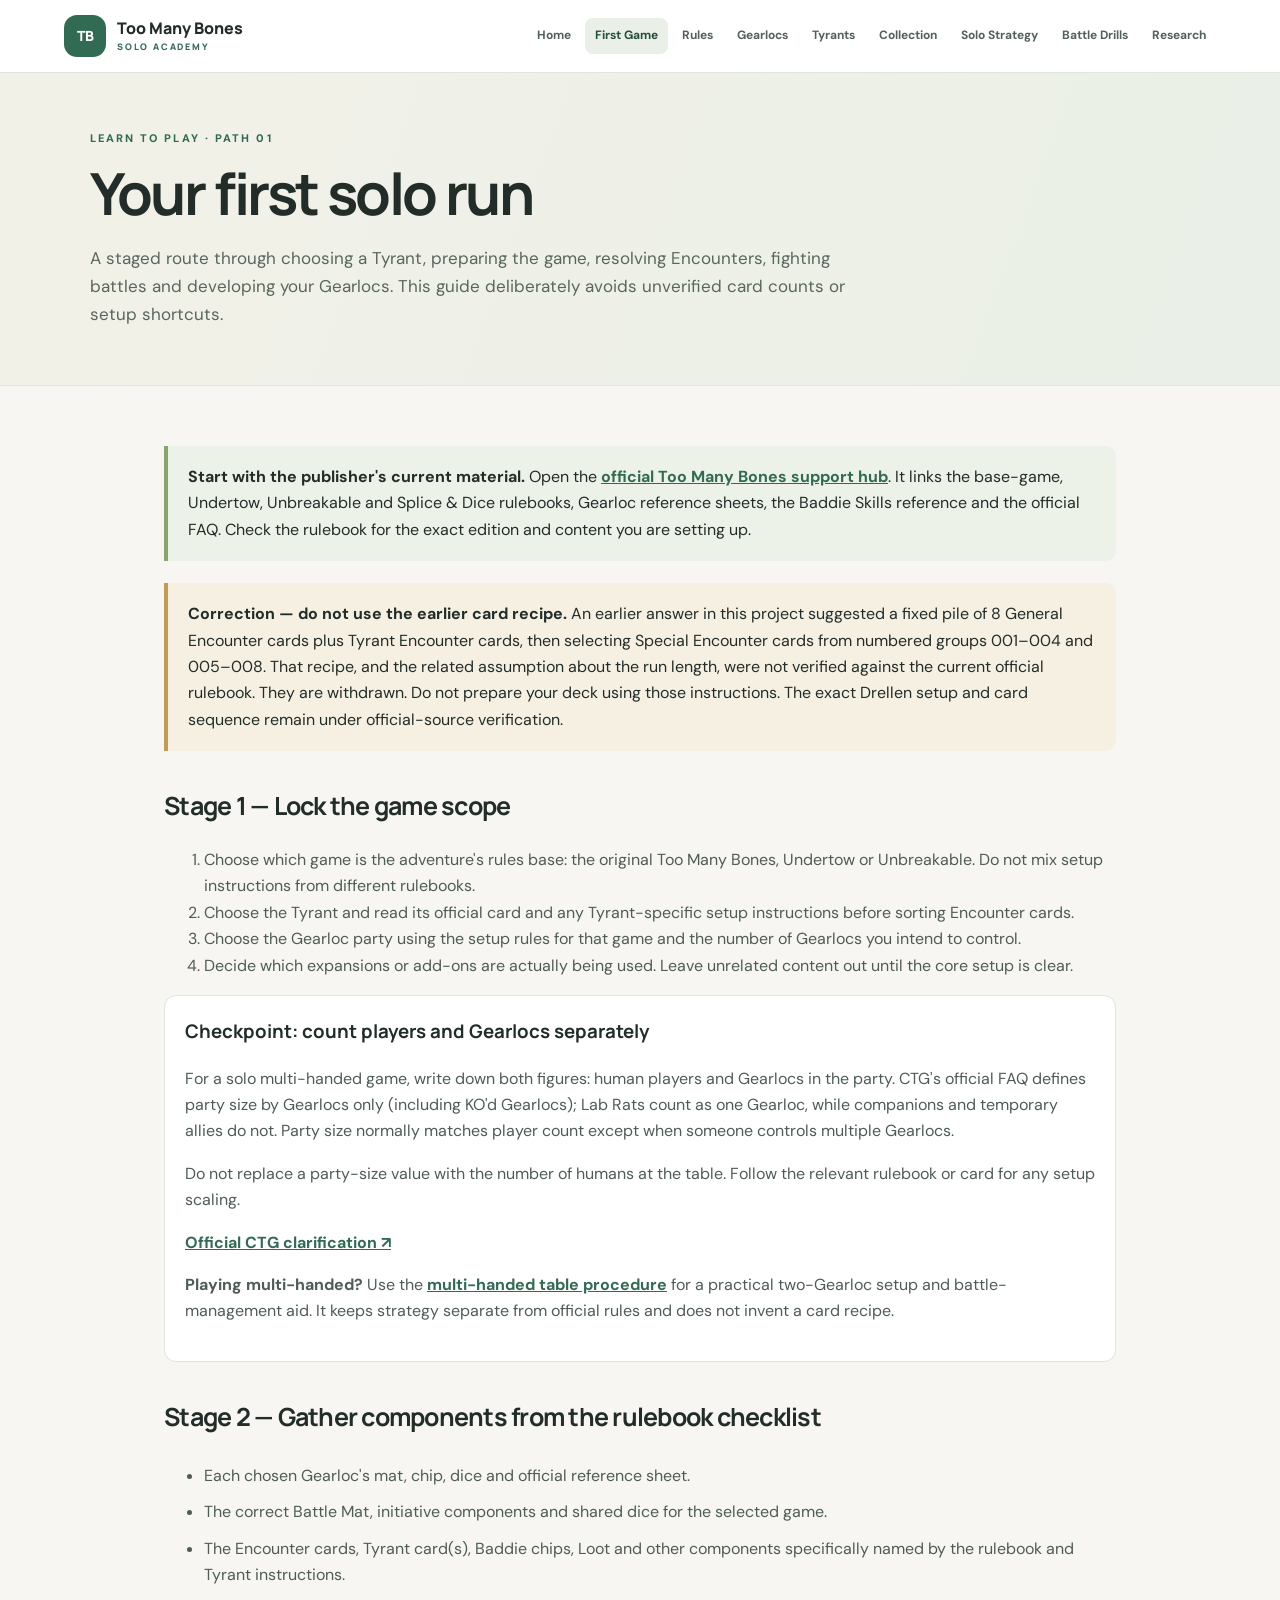
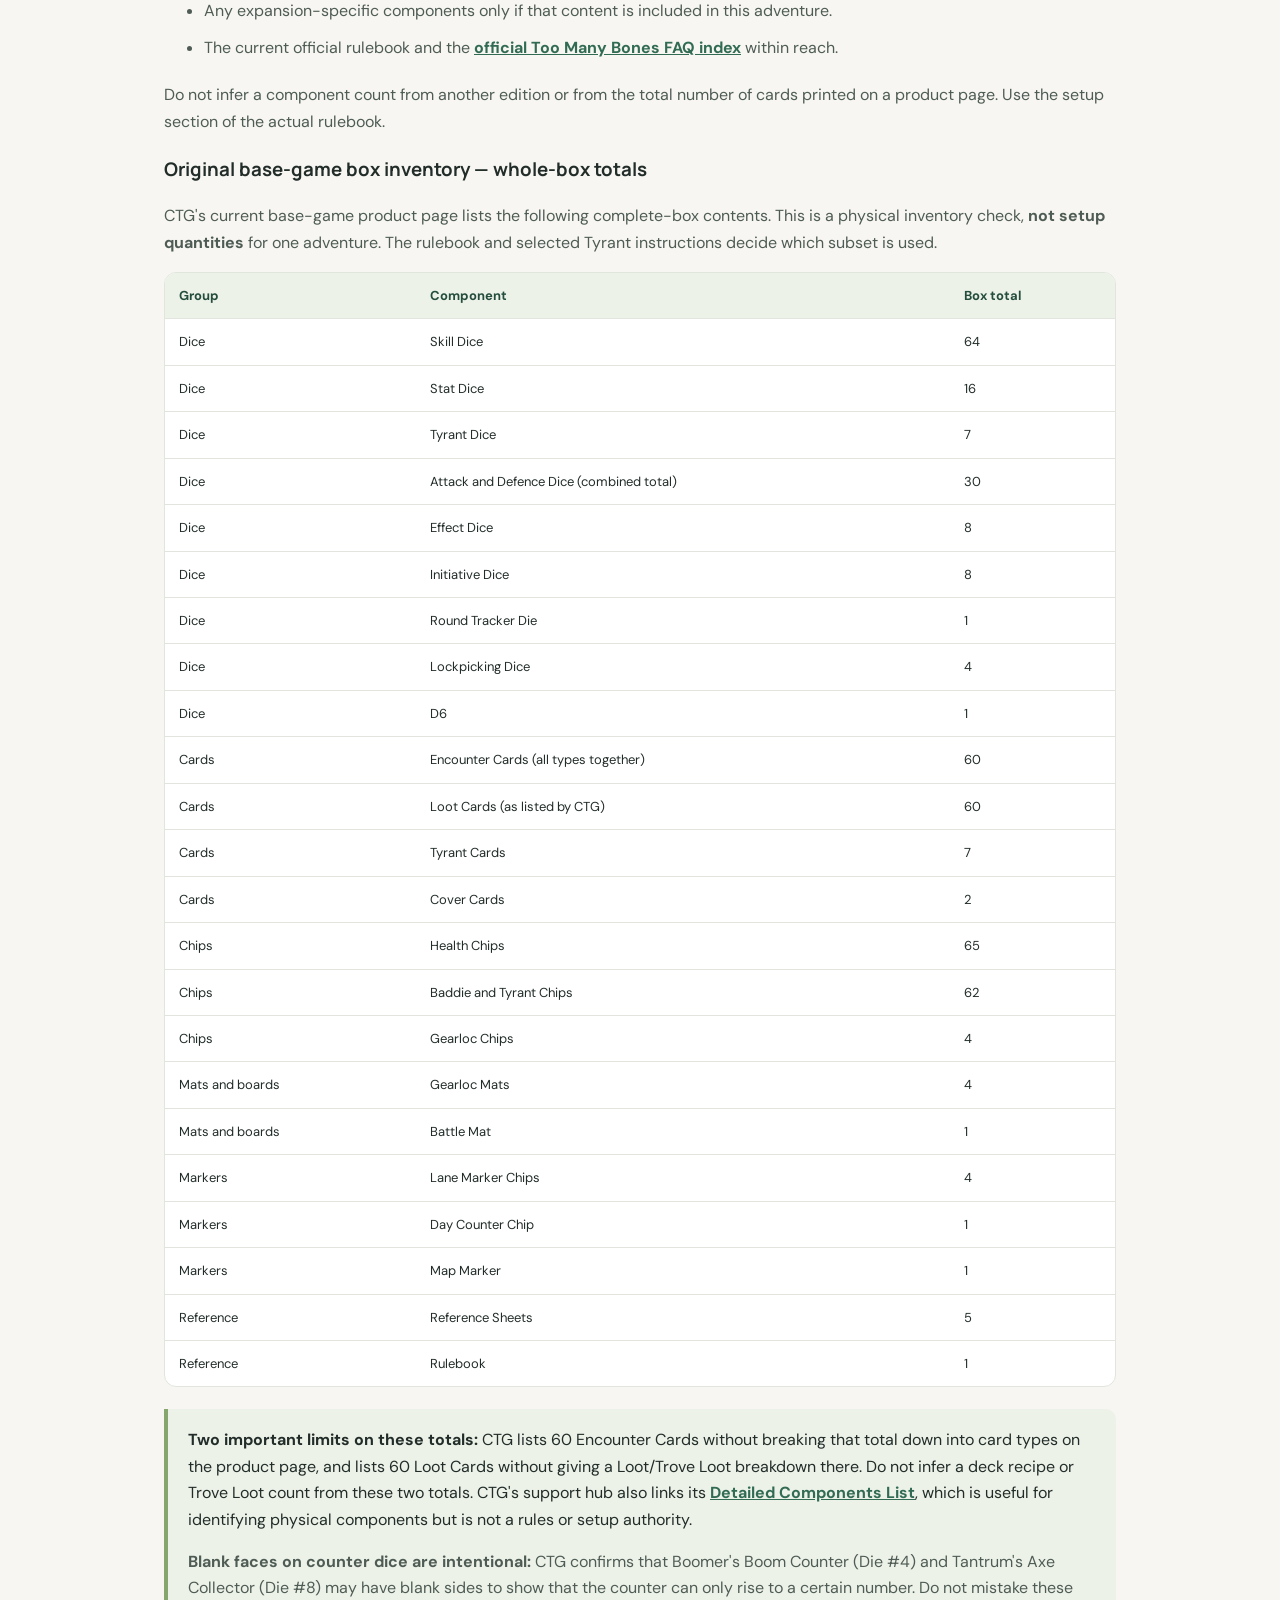
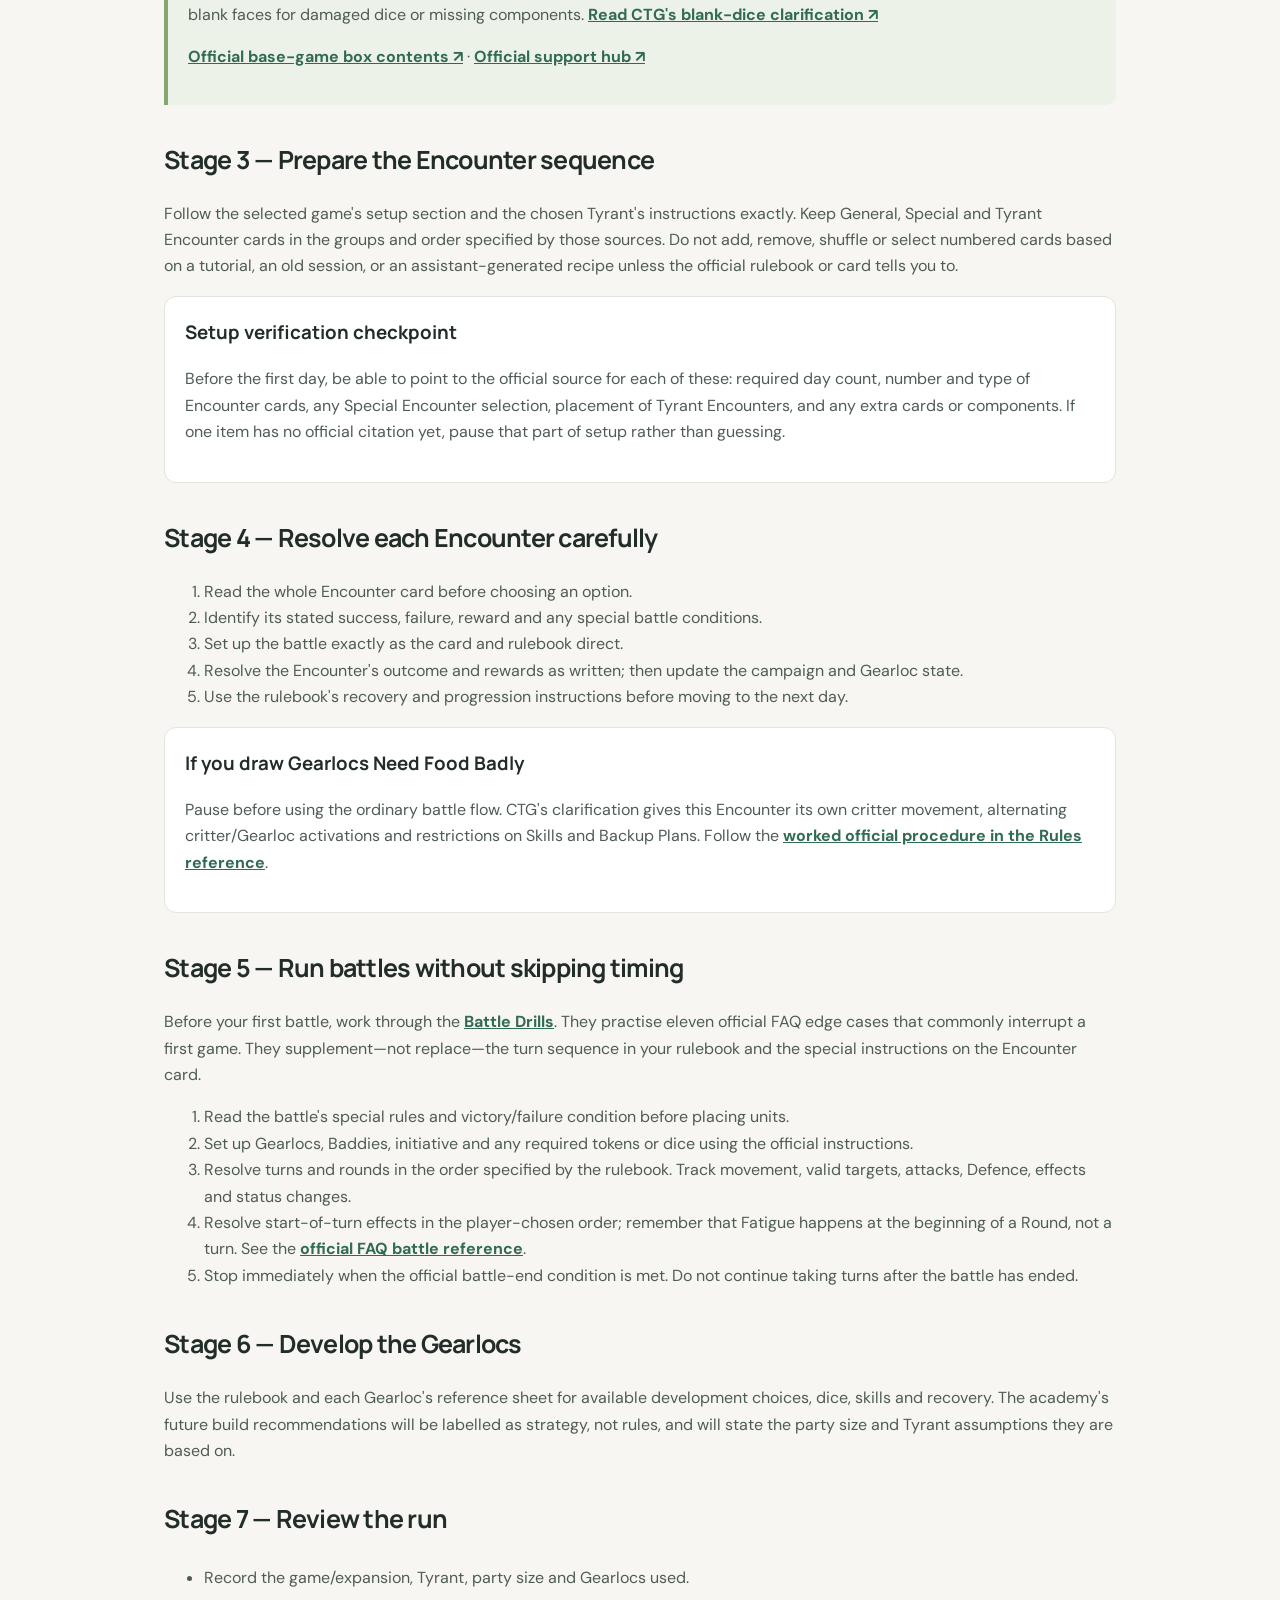
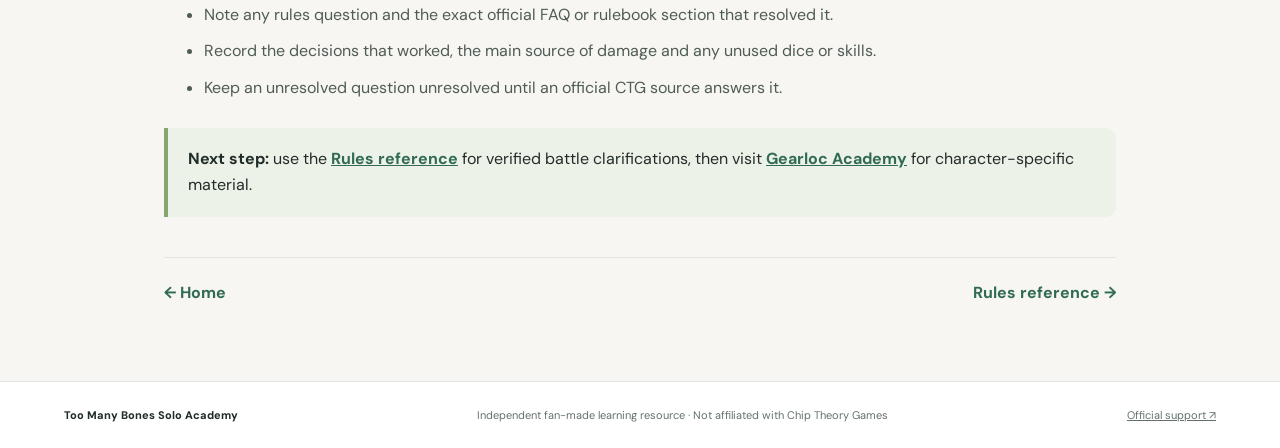
<file: getting-started.html>
<!doctype html>
<html lang="en">
<head>
<meta charset="utf-8">
<meta name="viewport" content="width=device-width,initial-scale=1">
<meta name="description" content="A careful first solo session path for Too Many Bones, using Chip Theory Games rules only.">
<title>First Solo Game | Too Many Bones Solo Academy</title>
<link rel="stylesheet" href="assets/style.css">
</head>
<body>
<header class="site-header">
<a class="brand" href="index.html"><span class="brand-mark">TB</span><span>Too Many Bones <small>SOLO ACADEMY</small></span></a>
<button class="menu-toggle" aria-expanded="false" aria-controls="site-nav">Menu</button>
<nav id="site-nav" aria-label="Main navigation">
<a href="index.html">Home</a><a class="active" href="getting-started.html">First Game</a><a href="rules.html">Rules</a><a href="gearlocs.html">Gearlocs</a><a href="tyrants.html">Tyrants</a><a href="expansions.html">Collection</a><a href="solo-strategy.html">Solo Strategy</a><a href="battle-drills.html">Battle Drills</a><a href="research.html">Research</a>
</nav>
</header>
<main>
<section class="page-intro">
<p class="eyebrow">LEARN TO PLAY · PATH 01</p>
<h1>Your first solo run</h1>
<p class="lead">A staged route through choosing a Tyrant, preparing the game, resolving Encounters, fighting battles and developing your Gearlocs. This guide deliberately avoids unverified card counts or setup shortcuts.</p>
</section>
<article class="content">
<div class="info-box"><strong>Start with the publisher's current material.</strong> Open the <a href="https://chiptheorygames.com/pages/support/too-many-bones" target="_blank" rel="noopener">official Too Many Bones support hub</a>. It links the base-game, Undertow, Unbreakable and Splice &amp; Dice rulebooks, Gearloc reference sheets, the Baddie Skills reference and the official FAQ. Check the rulebook for the exact edition and content you are setting up.</div>

<div class="info-box warning-box"><strong>Correction — do not use the earlier card recipe.</strong> An earlier answer in this project suggested a fixed pile of 8 General Encounter cards plus Tyrant Encounter cards, then selecting Special Encounter cards from numbered groups 001–004 and 005–008. That recipe, and the related assumption about the run length, were not verified against the current official rulebook. They are withdrawn. Do not prepare your deck using those instructions. The exact Drellen setup and card sequence remain under official-source verification.</div>

<h2>Stage 1 — Lock the game scope</h2>
<ol>
<li>Choose which game is the adventure's rules base: the original Too Many Bones, Undertow or Unbreakable. Do not mix setup instructions from different rulebooks.</li>
<li>Choose the Tyrant and read its official card and any Tyrant-specific setup instructions before sorting Encounter cards.</li>
<li>Choose the Gearloc party using the setup rules for that game and the number of Gearlocs you intend to control.</li>
<li>Decide which expansions or add-ons are actually being used. Leave unrelated content out until the core setup is clear.</li>
</ol>

<div class="mini-card">
<h3>Checkpoint: count players and Gearlocs separately</h3>
<p>For a solo multi-handed game, write down both figures: human players and Gearlocs in the party. CTG's official FAQ defines party size by Gearlocs only (including KO'd Gearlocs); Lab Rats count as one Gearloc, while companions and temporary allies do not. Party size normally matches player count except when someone controls multiple Gearlocs.</p>
<p>Do not replace a party-size value with the number of humans at the table. Follow the relevant rulebook or card for any setup scaling.</p>
<p><a href="https://tmbsupport.chiptheorygames.com/support/solutions/articles/33000283023-what-units-does-party-size-include-" target="_blank" rel="noopener">Official CTG clarification ↗</a></p>
<p><strong>Playing multi-handed?</strong> Use the <a href="solo-strategy.html#multi-handed-solo">multi-handed table procedure</a> for a practical two-Gearloc setup and battle-management aid. It keeps strategy separate from official rules and does not invent a card recipe.</p>
</div>

<h2>Stage 2 — Gather components from the rulebook checklist</h2>
<ul class="checklist">
<li>Each chosen Gearloc's mat, chip, dice and official reference sheet.</li>
<li>The correct Battle Mat, initiative components and shared dice for the selected game.</li>
<li>The Encounter cards, Tyrant card(s), Baddie chips, Loot and other components specifically named by the rulebook and Tyrant instructions.</li>
<li>Any expansion-specific components only if that content is included in this adventure.</li>
<li>The current official rulebook and the <a href="https://support.chiptheorygames.com/support/solutions/33000133540" target="_blank" rel="noopener">official Too Many Bones FAQ index</a> within reach.</li>
</ul>
<p>Do not infer a component count from another edition or from the total number of cards printed on a product page. Use the setup section of the actual rulebook.</p>
<h3>Original base-game box inventory — whole-box totals</h3>
<p>CTG's current base-game product page lists the following complete-box contents. This is a physical inventory check, <strong>not setup quantities</strong> for one adventure. The rulebook and selected Tyrant instructions decide which subset is used.</p>
<div class="table-wrap">
<table>
<thead><tr><th>Group</th><th>Component</th><th>Box total</th></tr></thead>
<tbody>
<tr><td>Dice</td><td>Skill Dice</td><td>64</td></tr>
<tr><td>Dice</td><td>Stat Dice</td><td>16</td></tr>
<tr><td>Dice</td><td>Tyrant Dice</td><td>7</td></tr>
<tr><td>Dice</td><td>Attack and Defence Dice (combined total)</td><td>30</td></tr>
<tr><td>Dice</td><td>Effect Dice</td><td>8</td></tr>
<tr><td>Dice</td><td>Initiative Dice</td><td>8</td></tr>
<tr><td>Dice</td><td>Round Tracker Die</td><td>1</td></tr>
<tr><td>Dice</td><td>Lockpicking Dice</td><td>4</td></tr>
<tr><td>Dice</td><td>D6</td><td>1</td></tr>
<tr><td>Cards</td><td>Encounter Cards (all types together)</td><td>60</td></tr>
<tr><td>Cards</td><td>Loot Cards (as listed by CTG)</td><td>60</td></tr>
<tr><td>Cards</td><td>Tyrant Cards</td><td>7</td></tr>
<tr><td>Cards</td><td>Cover Cards</td><td>2</td></tr>
<tr><td>Chips</td><td>Health Chips</td><td>65</td></tr>
<tr><td>Chips</td><td>Baddie and Tyrant Chips</td><td>62</td></tr>
<tr><td>Chips</td><td>Gearloc Chips</td><td>4</td></tr>
<tr><td>Mats and boards</td><td>Gearloc Mats</td><td>4</td></tr>
<tr><td>Mats and boards</td><td>Battle Mat</td><td>1</td></tr>
<tr><td>Markers</td><td>Lane Marker Chips</td><td>4</td></tr>
<tr><td>Markers</td><td>Day Counter Chip</td><td>1</td></tr>
<tr><td>Markers</td><td>Map Marker</td><td>1</td></tr>
<tr><td>Reference</td><td>Reference Sheets</td><td>5</td></tr>
<tr><td>Reference</td><td>Rulebook</td><td>1</td></tr>
</tbody>
</table>
</div>
<div class="info-box">
<strong>Two important limits on these totals:</strong> CTG lists 60 Encounter Cards without breaking that total down into card types on the product page, and lists 60 Loot Cards without giving a Loot/Trove Loot breakdown there. Do not infer a deck recipe or Trove Loot count from these two totals. CTG's support hub also links its <a href="https://docs.google.com/spreadsheets/d/1u7oliwt9ASL_ECoGrkwFvl4d3M1brwfZxB71PtRX2-I/edit?usp=sharing" target="_blank" rel="noopener">Detailed Components List</a>, which is useful for identifying physical components but is not a rules or setup authority.
<p><strong>Blank faces on counter dice are intentional:</strong> CTG confirms that Boomer's Boom Counter (Die #4) and Tantrum's Axe Collector (Die #8) may have blank sides to show that the counter can only rise to a certain number. Do not mistake these blank faces for damaged dice or missing components. <a href="https://tmbsupport.chiptheorygames.com/support/solutions/articles/33000210193-q-my-copy-of-the-game-has-a-couple-of-dice-with-blank-sides-is-that-normal-" target="_blank" rel="noopener">Read CTG's blank-dice clarification ↗</a></p>
<p><a href="https://chiptheorygames.com/products/too-many-bones" target="_blank" rel="noopener">Official base-game box contents ↗</a> · <a href="https://chiptheorygames.com/pages/support/too-many-bones" target="_blank" rel="noopener">Official support hub ↗</a></p>
</div>


<h2>Stage 3 — Prepare the Encounter sequence</h2>
<p>Follow the selected game's setup section and the chosen Tyrant's instructions exactly. Keep General, Special and Tyrant Encounter cards in the groups and order specified by those sources. Do not add, remove, shuffle or select numbered cards based on a tutorial, an old session, or an assistant-generated recipe unless the official rulebook or card tells you to.</p>
<div class="mini-card">
<h3>Setup verification checkpoint</h3>
<p>Before the first day, be able to point to the official source for each of these: required day count, number and type of Encounter cards, any Special Encounter selection, placement of Tyrant Encounters, and any extra cards or components. If one item has no official citation yet, pause that part of setup rather than guessing.</p>
</div>

<h2>Stage 4 — Resolve each Encounter carefully</h2>
<ol>
<li>Read the whole Encounter card before choosing an option.</li>
<li>Identify its stated success, failure, reward and any special battle conditions.</li>
<li>Set up the battle exactly as the card and rulebook direct.</li>
<li>Resolve the Encounter's outcome and rewards as written; then update the campaign and Gearloc state.</li>
<li>Use the rulebook's recovery and progression instructions before moving to the next day.</li>
</ol>

<div class="mini-card">
<h3>If you draw Gearlocs Need Food Badly</h3>
<p>Pause before using the ordinary battle flow. CTG's clarification gives this Encounter its own critter movement, alternating critter/Gearloc activations and restrictions on Skills and Backup Plans. Follow the <a href="rules.html#gearlocs-need-food-badly">worked official procedure in the Rules reference</a>.</p>
</div>

<h2>Stage 5 — Run battles without skipping timing</h2>
<p>Before your first battle, work through the <a href="battle-drills.html">Battle Drills</a>. They practise eleven official FAQ edge cases that commonly interrupt a first game. They supplement—not replace—the turn sequence in your rulebook and the special instructions on the Encounter card.</p>
<ol>
<li>Read the battle's special rules and victory/failure condition before placing units.</li>
<li>Set up Gearlocs, Baddies, initiative and any required tokens or dice using the official instructions.</li>
<li>Resolve turns and rounds in the order specified by the rulebook. Track movement, valid targets, attacks, Defence, effects and status changes.</li>
<li>Resolve start-of-turn effects in the player-chosen order; remember that Fatigue happens at the beginning of a Round, not a turn. See the <a href="rules.html">official FAQ battle reference</a>.</li>
<li>Stop immediately when the official battle-end condition is met. Do not continue taking turns after the battle has ended.</li>
</ol>

<h2>Stage 6 — Develop the Gearlocs</h2>
<p>Use the rulebook and each Gearloc's reference sheet for available development choices, dice, skills and recovery. The academy's future build recommendations will be labelled as strategy, not rules, and will state the party size and Tyrant assumptions they are based on.</p>

<h2>Stage 7 — Review the run</h2>
<ul class="checklist">
<li>Record the game/expansion, Tyrant, party size and Gearlocs used.</li>
<li>Note any rules question and the exact official FAQ or rulebook section that resolved it.</li>
<li>Record the decisions that worked, the main source of damage and any unused dice or skills.</li>
<li>Keep an unresolved question unresolved until an official CTG source answers it.</li>
</ul>

<div class="info-box"><strong>Next step:</strong> use the <a href="rules.html">Rules reference</a> for verified battle clarifications, then visit <a href="gearlocs.html">Gearloc Academy</a> for character-specific material.</div>
<div class="page-nav"><a href="index.html">← Home</a><a href="rules.html">Rules reference →</a></div>
</article>
</main>
<footer><span>Too Many Bones Solo Academy</span><span>Independent fan-made learning resource · Not affiliated with Chip Theory Games</span><a href="https://chiptheorygames.com/pages/support/too-many-bones" target="_blank" rel="noopener">Official support ↗</a></footer>
<script src="assets/site.js"></script>
</body>
</html>
</file>
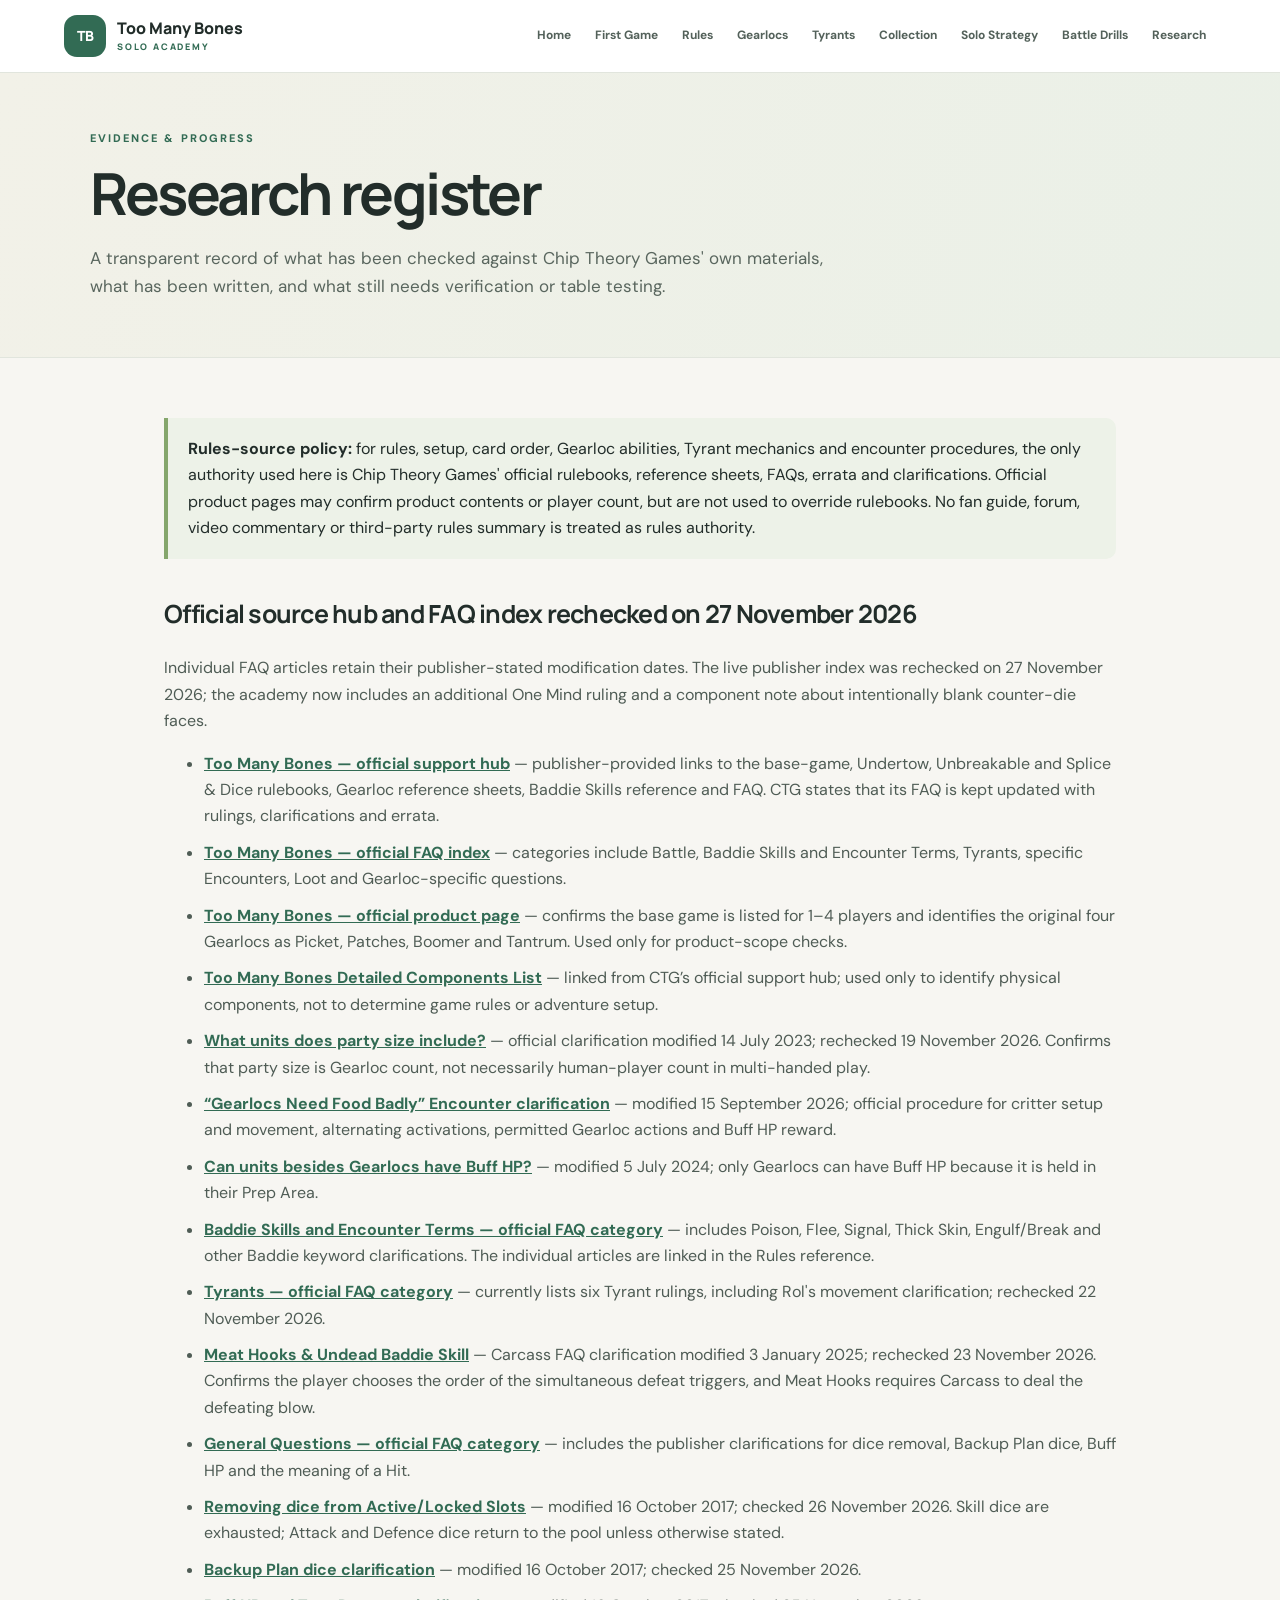
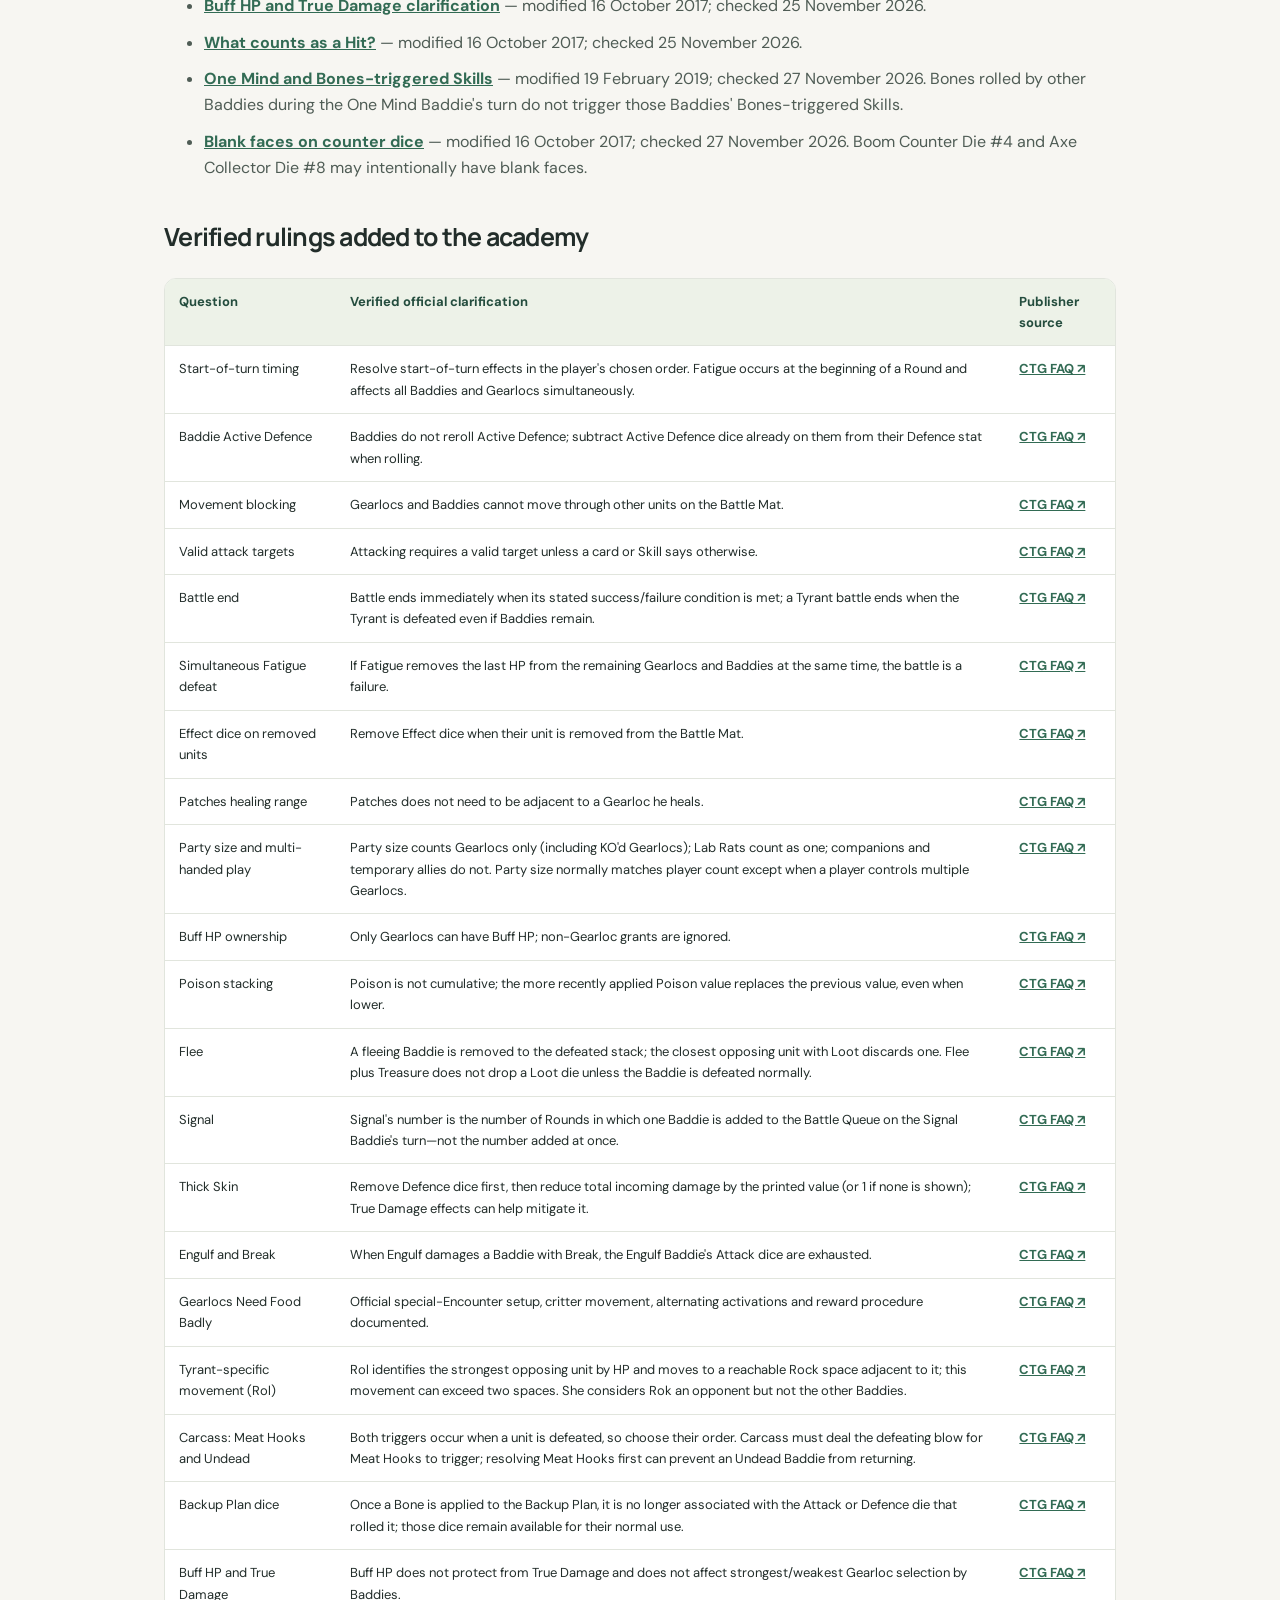
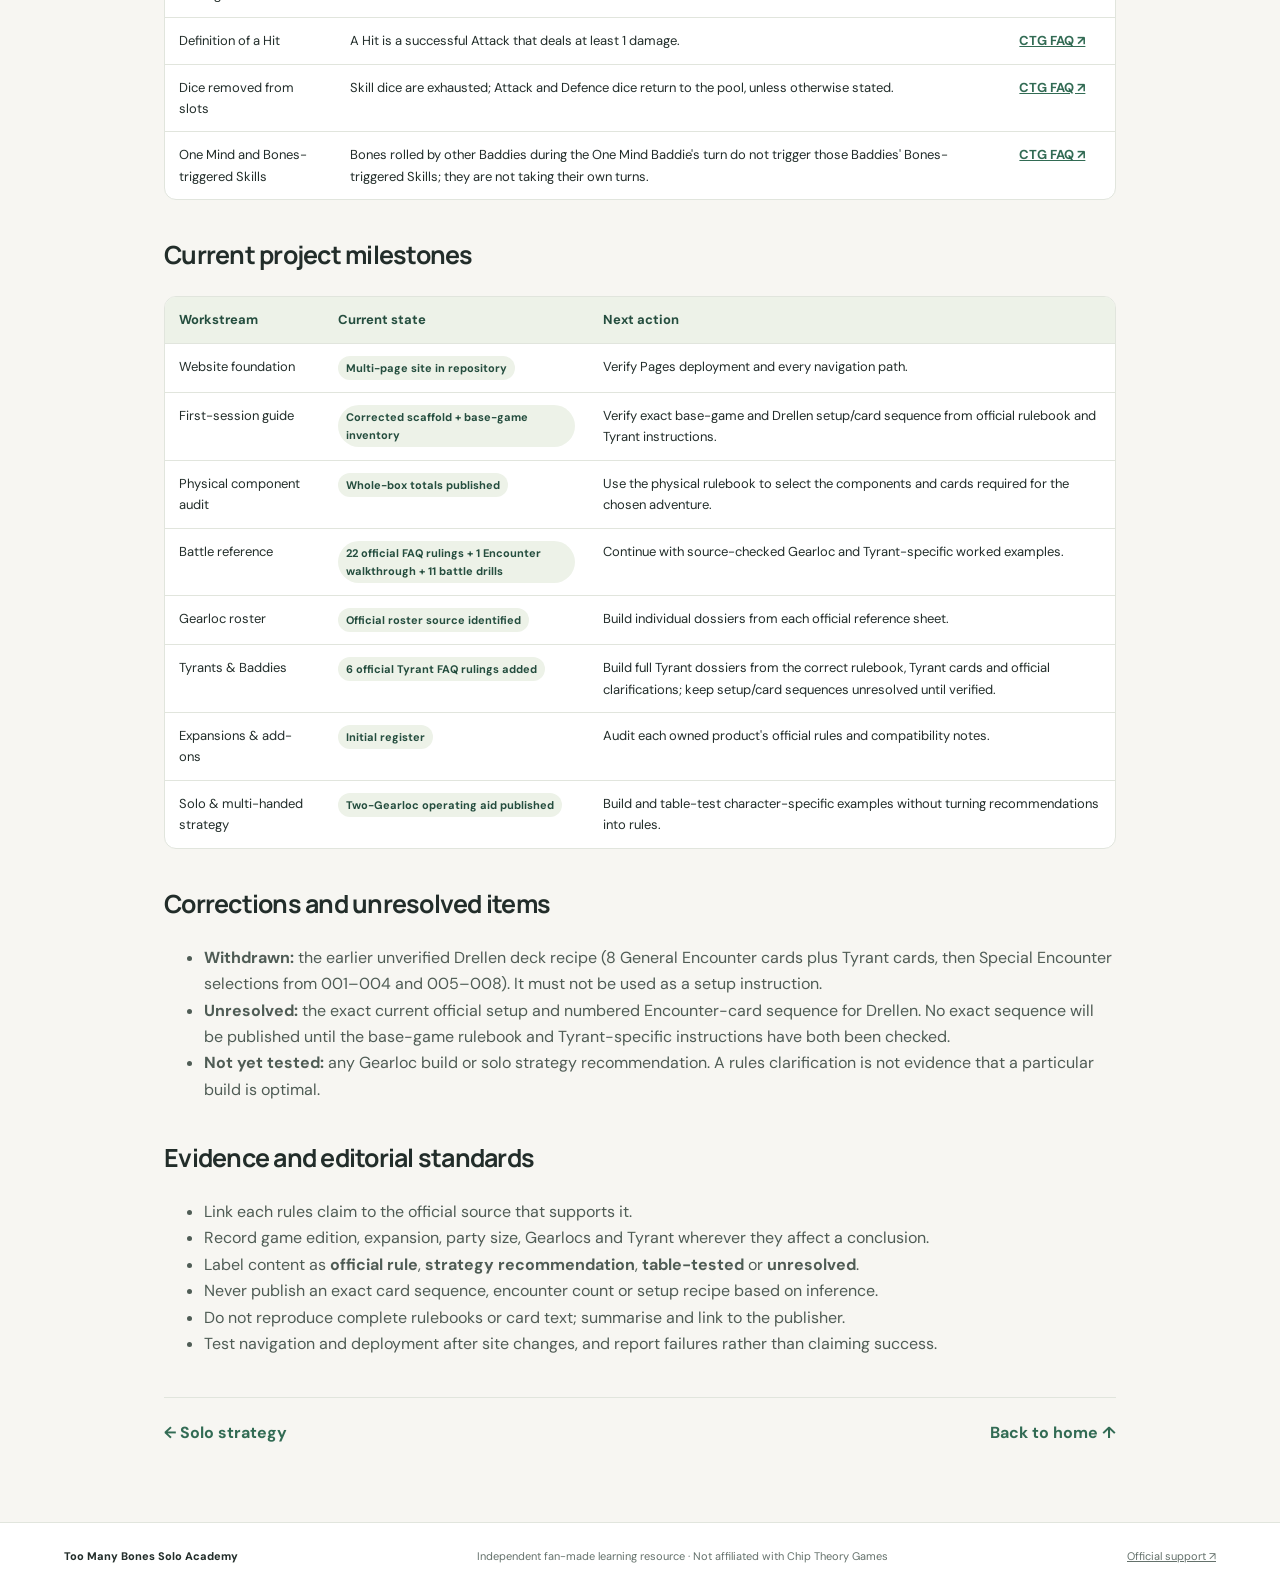
<file: research.html>
<!doctype html>
<html lang="en">
<head>
<meta charset="utf-8">
<meta name="viewport" content="width=device-width,initial-scale=1">
<meta name="description" content="Research register for the Too Many Bones Solo Academy, with Chip Theory Games as the sole rules authority.">
<title>Research Register | Too Many Bones Solo Academy</title>
<link rel="stylesheet" href="assets/style.css">
</head>
<body>
<header class="site-header">
<a class="brand" href="index.html"><span class="brand-mark">TB</span><span>Too Many Bones <small>SOLO ACADEMY</small></span></a>
<button class="menu-toggle" aria-expanded="false" aria-controls="site-nav">Menu</button>
<nav id="site-nav" aria-label="Main navigation">
<a href="index.html">Home</a><a href="getting-started.html">First Game</a><a href="rules.html">Rules</a><a href="gearlocs.html">Gearlocs</a><a href="tyrants.html">Tyrants</a><a href="expansions.html">Collection</a><a href="solo-strategy.html">Solo Strategy</a><a href="battle-drills.html">Battle Drills</a><a href="research.html">Research</a>
</nav>
</header>
<main>
<section class="page-intro">
<p class="eyebrow">EVIDENCE &amp; PROGRESS</p>
<h1>Research register</h1>
<p class="lead">A transparent record of what has been checked against Chip Theory Games' own materials, what has been written, and what still needs verification or table testing.</p>
</section>
<article class="content">
<div class="info-box"><strong>Rules-source policy:</strong> for rules, setup, card order, Gearloc abilities, Tyrant mechanics and encounter procedures, the only authority used here is Chip Theory Games' official rulebooks, reference sheets, FAQs, errata and clarifications. Official product pages may confirm product contents or player count, but are not used to override rulebooks. No fan guide, forum, video commentary or third-party rules summary is treated as rules authority.</div>

<h2>Official source hub and FAQ index rechecked on 27 November 2026</h2>
<p class="muted">Individual FAQ articles retain their publisher-stated modification dates. The live publisher index was rechecked on 27 November 2026; the academy now includes an additional One Mind ruling and a component note about intentionally blank counter-die faces.</p>
<ul class="source-list">
<li><a href="https://chiptheorygames.com/pages/support/too-many-bones" target="_blank" rel="noopener">Too Many Bones — official support hub</a> — publisher-provided links to the base-game, Undertow, Unbreakable and Splice &amp; Dice rulebooks, Gearloc reference sheets, Baddie Skills reference and FAQ. CTG states that its FAQ is kept updated with rulings, clarifications and errata.</li>
<li><a href="https://support.chiptheorygames.com/support/solutions/33000133540" target="_blank" rel="noopener">Too Many Bones — official FAQ index</a> — categories include Battle, Baddie Skills and Encounter Terms, Tyrants, specific Encounters, Loot and Gearloc-specific questions.</li>
<li><a href="https://chiptheorygames.com/products/too-many-bones" target="_blank" rel="noopener">Too Many Bones — official product page</a> — confirms the base game is listed for 1–4 players and identifies the original four Gearlocs as Picket, Patches, Boomer and Tantrum. Used only for product-scope checks.</li>
<li><a href="https://docs.google.com/spreadsheets/d/1u7oliwt9ASL_ECoGrkwFvl4d3M1brwfZxB71PtRX2-I/edit?usp=sharing" target="_blank" rel="noopener">Too Many Bones Detailed Components List</a> — linked from CTG’s official support hub; used only to identify physical components, not to determine game rules or adventure setup.</li>
<li><a href="https://tmbsupport.chiptheorygames.com/support/solutions/articles/33000283023-what-units-does-party-size-include-" target="_blank" rel="noopener">What units does party size include?</a> — official clarification modified 14 July 2023; rechecked 19 November 2026. Confirms that party size is Gearloc count, not necessarily human-player count in multi-handed play.</li>

<li><a href="https://tmbsupport.chiptheorygames.com/support/solutions/articles/33000210199-q-how-does-the-gearlocs-need-food-badly-encounter-work-" target="_blank" rel="noopener">“Gearlocs Need Food Badly” Encounter clarification</a> — modified 15 September 2026; official procedure for critter setup and movement, alternating activations, permitted Gearloc actions and Buff HP reward.</li>
<li><a href="https://tmbsupport.chiptheorygames.com/support/solutions/articles/33000290014-can-units-besides-gearlocs-have-buff-hp-" target="_blank" rel="noopener">Can units besides Gearlocs have Buff HP?</a> — modified 5 July 2024; only Gearlocs can have Buff HP because it is held in their Prep Area.</li>
<li><a href="https://tmbsupport.chiptheorygames.com/support/solutions/folders/33000202498" target="_blank" rel="noopener">Baddie Skills and Encounter Terms — official FAQ category</a> — includes Poison, Flee, Signal, Thick Skin, Engulf/Break and other Baddie keyword clarifications. The individual articles are linked in the Rules reference.</li>
<li><a href="https://tmbsupport.chiptheorygames.com/support/solutions/folders/33000202506" target="_blank" rel="noopener">Tyrants — official FAQ category</a> — currently lists six Tyrant rulings, including Rol's movement clarification; rechecked 22 November 2026.</li>
<li><a href="https://tmbsupport.chiptheorygames.com/support/solutions/articles/33000291067-meat-hooks-undead-baddie-skill" target="_blank" rel="noopener">Meat Hooks &amp; Undead Baddie Skill</a> — Carcass FAQ clarification modified 3 January 2025; rechecked 23 November 2026. Confirms the player chooses the order of the simultaneous defeat triggers, and Meat Hooks requires Carcass to deal the defeating blow.</li>
<li><a href="https://tmbsupport.chiptheorygames.com/support/solutions/folders/33000202507" target="_blank" rel="noopener">General Questions — official FAQ category</a> — includes the publisher clarifications for dice removal, Backup Plan dice, Buff HP and the meaning of a Hit.</li>
<li><a href="https://tmbsupport.chiptheorygames.com/support/solutions/articles/33000210189-q-if-asked-to-remove-dice-from-my-active-locked-slots-are-those-dice-exhausted-or-put-back-on-my-g" target="_blank" rel="noopener">Removing dice from Active/Locked Slots</a> — modified 16 October 2017; checked 26 November 2026. Skill dice are exhausted; Attack and Defence dice return to the pool unless otherwise stated.</li>
<li><a href="https://tmbsupport.chiptheorygames.com/support/solutions/articles/33000210190-q-do-atk-and-def-dice-being-used-in-my-backup-plan-reduce-the-number-of-atk-and-def-dice-i-have-avai" target="_blank" rel="noopener">Backup Plan dice clarification</a> — modified 16 October 2017; checked 25 November 2026.</li>
<li><a href="https://tmbsupport.chiptheorygames.com/support/solutions/articles/33000210191-q-can-buff-hp-be-used-to-mitigate-poison-true-damage-etc-" target="_blank" rel="noopener">Buff HP and True Damage clarification</a> — modified 16 October 2017; checked 25 November 2026.</li>
<li><a href="https://tmbsupport.chiptheorygames.com/support/solutions/articles/33000210192-q-what-counts-as-a-hit-as-it-relates-to-triggering-baddie-abiilities-and-skills-" target="_blank" rel="noopener">What counts as a Hit?</a> — modified 16 October 2017; checked 25 November 2026.</li>
<li><a href="https://tmbsupport.chiptheorygames.com/support/solutions/articles/33000236971-q-when-resolving-one-mind-do-bones-rolled-by-baddies-trigger-their-backup-plan-skills-" target="_blank" rel="noopener">One Mind and Bones-triggered Skills</a> — modified 19 February 2019; checked 27 November 2026. Bones rolled by other Baddies during the One Mind Baddie's turn do not trigger those Baddies' Bones-triggered Skills.</li>
<li><a href="https://tmbsupport.chiptheorygames.com/support/solutions/articles/33000210193-q-my-copy-of-the-game-has-a-couple-of-dice-with-blank-sides-is-that-normal-" target="_blank" rel="noopener">Blank faces on counter dice</a> — modified 16 October 2017; checked 27 November 2026. Boom Counter Die #4 and Axe Collector Die #8 may intentionally have blank faces.</li>
</ul>

<h2>Verified rulings added to the academy</h2>
<div class="table-wrap">
<table>
<thead><tr><th>Question</th><th>Verified official clarification</th><th>Publisher source</th></tr></thead>
<tbody>
<tr><td>Start-of-turn timing</td><td>Resolve start-of-turn effects in the player's chosen order. Fatigue occurs at the beginning of a Round and affects all Baddies and Gearlocs simultaneously.</td><td><a href="https://support.chiptheorygames.com/support/solutions/articles/33000210158-in-what-order-do-you-resolve-start-of-turn-effects-" target="_blank" rel="noopener">CTG FAQ ↗</a></td></tr>
<tr><td>Baddie Active Defence</td><td>Baddies do not reroll Active Defence; subtract Active Defence dice already on them from their Defence stat when rolling.</td><td><a href="https://support.chiptheorygames.com/support/solutions/articles/33000210058-do-baddies-re-roll-active-def-on-their-turn-" target="_blank" rel="noopener">CTG FAQ ↗</a></td></tr>
<tr><td>Movement blocking</td><td>Gearlocs and Baddies cannot move through other units on the Battle Mat.</td><td><a href="https://support.chiptheorygames.com/support/solutions/articles/33000210157-what-blocks-gearloc-and-baddie-movement-can-they-move-through-allied-units-opposing-units-" target="_blank" rel="noopener">CTG FAQ ↗</a></td></tr>
<tr><td>Valid attack targets</td><td>Attacking requires a valid target unless a card or Skill says otherwise.</td><td><a href="https://support.chiptheorygames.com/support/solutions/articles/33000210144-can-gearlocs-and-baddies-roll-atk-dice-without-a-valid-target-in-order-to-acquire-bones-" target="_blank" rel="noopener">CTG FAQ ↗</a></td></tr>
<tr><td>Battle end</td><td>Battle ends immediately when its stated success/failure condition is met; a Tyrant battle ends when the Tyrant is defeated even if Baddies remain.</td><td><a href="https://support.chiptheorygames.com/support/solutions/articles/33000210159-when-does-a-battle-end-" target="_blank" rel="noopener">CTG FAQ ↗</a></td></tr>
<tr><td>Simultaneous Fatigue defeat</td><td>If Fatigue removes the last HP from the remaining Gearlocs and Baddies at the same time, the battle is a failure.</td><td><a href="https://support.chiptheorygames.com/support/solutions/articles/33000210160-if-fatigue-causes-gearlocs-and-baddies-to-lose-their-last-hp-at-the-same-time-do-we-fail-or-succeed-" target="_blank" rel="noopener">CTG FAQ ↗</a></td></tr>
<tr><td>Effect dice on removed units</td><td>Remove Effect dice when their unit is removed from the Battle Mat.</td><td><a href="https://support.chiptheorygames.com/support/solutions/articles/33000290013-are-effect-dice-removed-from-units-when-they-are-defeated-ko-d-" target="_blank" rel="noopener">CTG FAQ ↗</a></td></tr>
<tr><td>Patches healing range</td><td>Patches does not need to be adjacent to a Gearloc he heals.</td><td><a href="https://support.chiptheorygames.com/support/solutions/articles/33000210179-q-does-patches-need-to-be-adjacent-to-another-gearloc-in-order-to-heal-them-" target="_blank" rel="noopener">CTG FAQ ↗</a></td></tr>
<tr><td>Party size and multi-handed play</td><td>Party size counts Gearlocs only (including KO'd Gearlocs); Lab Rats count as one; companions and temporary allies do not. Party size normally matches player count except when a player controls multiple Gearlocs.</td><td><a href="https://tmbsupport.chiptheorygames.com/support/solutions/articles/33000283023-what-units-does-party-size-include-" target="_blank" rel="noopener">CTG FAQ ↗</a></td></tr>
<tr><td>Buff HP ownership</td><td>Only Gearlocs can have Buff HP; non-Gearloc grants are ignored.</td><td><a href="https://tmbsupport.chiptheorygames.com/support/solutions/articles/33000290014-can-units-besides-gearlocs-have-buff-hp-" target="_blank" rel="noopener">CTG FAQ ↗</a></td></tr>

<tr><td>Poison stacking</td><td>Poison is not cumulative; the more recently applied Poison value replaces the previous value, even when lower.</td><td><a href="https://tmbsupport.chiptheorygames.com/support/solutions/articles/33000210161-poison" target="_blank" rel="noopener">CTG FAQ ↗</a></td></tr>
<tr><td>Flee</td><td>A fleeing Baddie is removed to the defeated stack; the closest opposing unit with Loot discards one. Flee plus Treasure does not drop a Loot die unless the Baddie is defeated normally.</td><td><a href="https://tmbsupport.chiptheorygames.com/support/solutions/articles/33000233621-flee" target="_blank" rel="noopener">CTG FAQ ↗</a></td></tr>
<tr><td>Signal</td><td>Signal's number is the number of Rounds in which one Baddie is added to the Battle Queue on the Signal Baddie's turn—not the number added at once.</td><td><a href="https://tmbsupport.chiptheorygames.com/support/solutions/articles/33000210165-q-how-many-baddies-do-i-add-to-the-battle-queue-each-round-if-a-baddie-has-signal-2-3-etc-" target="_blank" rel="noopener">CTG FAQ ↗</a></td></tr>
<tr><td>Thick Skin</td><td>Remove Defence dice first, then reduce total incoming damage by the printed value (or 1 if none is shown); True Damage effects can help mitigate it.</td><td><a href="https://tmbsupport.chiptheorygames.com/support/solutions/articles/33000210163-q-when-resolving-thick-skin-do-you-remove-def-dice-first-does-it-negate-the-first-of-atk-dice-" target="_blank" rel="noopener">CTG FAQ ↗</a></td></tr>
<tr><td>Engulf and Break</td><td>When Engulf damages a Baddie with Break, the Engulf Baddie's Attack dice are exhausted.</td><td><a href="https://tmbsupport.chiptheorygames.com/support/solutions/articles/33000210162-q-if-a-baddie-with-engulf-does-damage-to-another-baddie-with-break-are-the-baddie-with-engulf-" target="_blank" rel="noopener">CTG FAQ ↗</a></td></tr>
<tr><td>Gearlocs Need Food Badly</td><td>Official special-Encounter setup, critter movement, alternating activations and reward procedure documented.</td><td><a href="https://tmbsupport.chiptheorygames.com/support/solutions/articles/33000210199-q-how-does-the-gearlocs-need-food-badly-encounter-work-" target="_blank" rel="noopener">CTG FAQ ↗</a></td></tr>
<tr><td>Tyrant-specific movement (Rol)</td><td>Rol identifies the strongest opposing unit by HP and moves to a reachable Rock space adjacent to it; this movement can exceed two spaces. She considers Rok an opponent but not the other Baddies.</td><td><a href="https://tmbsupport.chiptheorygames.com/support/solutions/articles/33000287328-how-does-rol-s-movement-work-" target="_blank" rel="noopener">CTG FAQ ↗</a></td></tr>
<tr><td>Carcass: Meat Hooks and Undead</td><td>Both triggers occur when a unit is defeated, so choose their order. Carcass must deal the defeating blow for Meat Hooks to trigger; resolving Meat Hooks first can prevent an Undead Baddie from returning.</td><td><a href="https://tmbsupport.chiptheorygames.com/support/solutions/articles/33000291067-meat-hooks-undead-baddie-skill" target="_blank" rel="noopener">CTG FAQ ↗</a></td></tr>
<tr><td>Backup Plan dice</td><td>Once a Bone is applied to the Backup Plan, it is no longer associated with the Attack or Defence die that rolled it; those dice remain available for their normal use.</td><td><a href="https://tmbsupport.chiptheorygames.com/support/solutions/articles/33000210190-q-do-atk-and-def-dice-being-used-in-my-backup-plan-reduce-the-number-of-atk-and-def-dice-i-have-avai" target="_blank" rel="noopener">CTG FAQ ↗</a></td></tr>
<tr><td>Buff HP and True Damage</td><td>Buff HP does not protect from True Damage and does not affect strongest/weakest Gearloc selection by Baddies.</td><td><a href="https://tmbsupport.chiptheorygames.com/support/solutions/articles/33000210191-q-can-buff-hp-be-used-to-mitigate-poison-true-damage-etc-" target="_blank" rel="noopener">CTG FAQ ↗</a></td></tr>
<tr><td>Definition of a Hit</td><td>A Hit is a successful Attack that deals at least 1 damage.</td><td><a href="https://tmbsupport.chiptheorygames.com/support/solutions/articles/33000210192-q-what-counts-as-a-hit-as-it-relates-to-triggering-baddie-abiilities-and-skills-" target="_blank" rel="noopener">CTG FAQ ↗</a></td></tr>
<tr><td>Dice removed from slots</td><td>Skill dice are exhausted; Attack and Defence dice return to the pool, unless otherwise stated.</td><td><a href="https://tmbsupport.chiptheorygames.com/support/solutions/articles/33000210189-q-if-asked-to-remove-dice-from-my-active-locked-slots-are-those-dice-exhausted-or-put-back-on-my-g" target="_blank" rel="noopener">CTG FAQ ↗</a></td></tr>
<tr><td>One Mind and Bones-triggered Skills</td><td>Bones rolled by other Baddies during the One Mind Baddie's turn do not trigger those Baddies' Bones-triggered Skills; they are not taking their own turns.</td><td><a href="https://tmbsupport.chiptheorygames.com/support/solutions/articles/33000236971-q-when-resolving-one-mind-do-bones-rolled-by-baddies-trigger-their-backup-plan-skills-" target="_blank" rel="noopener">CTG FAQ ↗</a></td></tr>
</tbody>
</table>
</div>

<h2>Current project milestones</h2>
<div class="table-wrap">
<table>
<thead><tr><th>Workstream</th><th>Current state</th><th>Next action</th></tr></thead>
<tbody>
<tr><td>Website foundation</td><td><span class="pill">Multi-page site in repository</span></td><td>Verify Pages deployment and every navigation path.</td></tr>
<tr><td>First-session guide</td><td><span class="pill">Corrected scaffold + base-game inventory</span></td><td>Verify exact base-game and Drellen setup/card sequence from official rulebook and Tyrant instructions.</td></tr>
<tr><td>Physical component audit</td><td><span class="pill">Whole-box totals published</span></td><td>Use the physical rulebook to select the components and cards required for the chosen adventure.</td></tr>
<tr><td>Battle reference</td><td><span class="pill">22 official FAQ rulings + 1 Encounter walkthrough + 11 battle drills</span></td><td>Continue with source-checked Gearloc and Tyrant-specific worked examples.</td></tr>
<tr><td>Gearloc roster</td><td><span class="pill">Official roster source identified</span></td><td>Build individual dossiers from each official reference sheet.</td></tr>
<tr><td>Tyrants &amp; Baddies</td><td><span class="pill">6 official Tyrant FAQ rulings added</span></td><td>Build full Tyrant dossiers from the correct rulebook, Tyrant cards and official clarifications; keep setup/card sequences unresolved until verified.</td></tr>
<tr><td>Expansions &amp; add-ons</td><td><span class="pill">Initial register</span></td><td>Audit each owned product's official rules and compatibility notes.</td></tr>
<tr><td>Solo &amp; multi-handed strategy</td><td><span class="pill">Two-Gearloc operating aid published</span></td><td>Build and table-test character-specific examples without turning recommendations into rules.</td></tr>
</tbody>
</table>
</div>

<h2>Corrections and unresolved items</h2>
<ul>
<li><strong>Withdrawn:</strong> the earlier unverified Drellen deck recipe (8 General Encounter cards plus Tyrant cards, then Special Encounter selections from 001–004 and 005–008). It must not be used as a setup instruction.</li>
<li><strong>Unresolved:</strong> the exact current official setup and numbered Encounter-card sequence for Drellen. No exact sequence will be published until the base-game rulebook and Tyrant-specific instructions have both been checked.</li>
<li><strong>Not yet tested:</strong> any Gearloc build or solo strategy recommendation. A rules clarification is not evidence that a particular build is optimal.</li>
</ul>

<h2>Evidence and editorial standards</h2>
<ul>
<li>Link each rules claim to the official source that supports it.</li>
<li>Record game edition, expansion, party size, Gearlocs and Tyrant wherever they affect a conclusion.</li>
<li>Label content as <strong>official rule</strong>, <strong>strategy recommendation</strong>, <strong>table-tested</strong> or <strong>unresolved</strong>.</li>
<li>Never publish an exact card sequence, encounter count or setup recipe based on inference.</li>
<li>Do not reproduce complete rulebooks or card text; summarise and link to the publisher.</li>
<li>Test navigation and deployment after site changes, and report failures rather than claiming success.</li>
</ul>

<div class="page-nav"><a href="solo-strategy.html">← Solo strategy</a><a href="index.html">Back to home ↑</a></div>
</article>
</main>
<footer><span>Too Many Bones Solo Academy</span><span>Independent fan-made learning resource · Not affiliated with Chip Theory Games</span><a href="https://chiptheorygames.com/pages/support/too-many-bones" target="_blank" rel="noopener">Official support ↗</a></footer>
<script src="assets/site.js"></script>
</body>
</html>
</file>
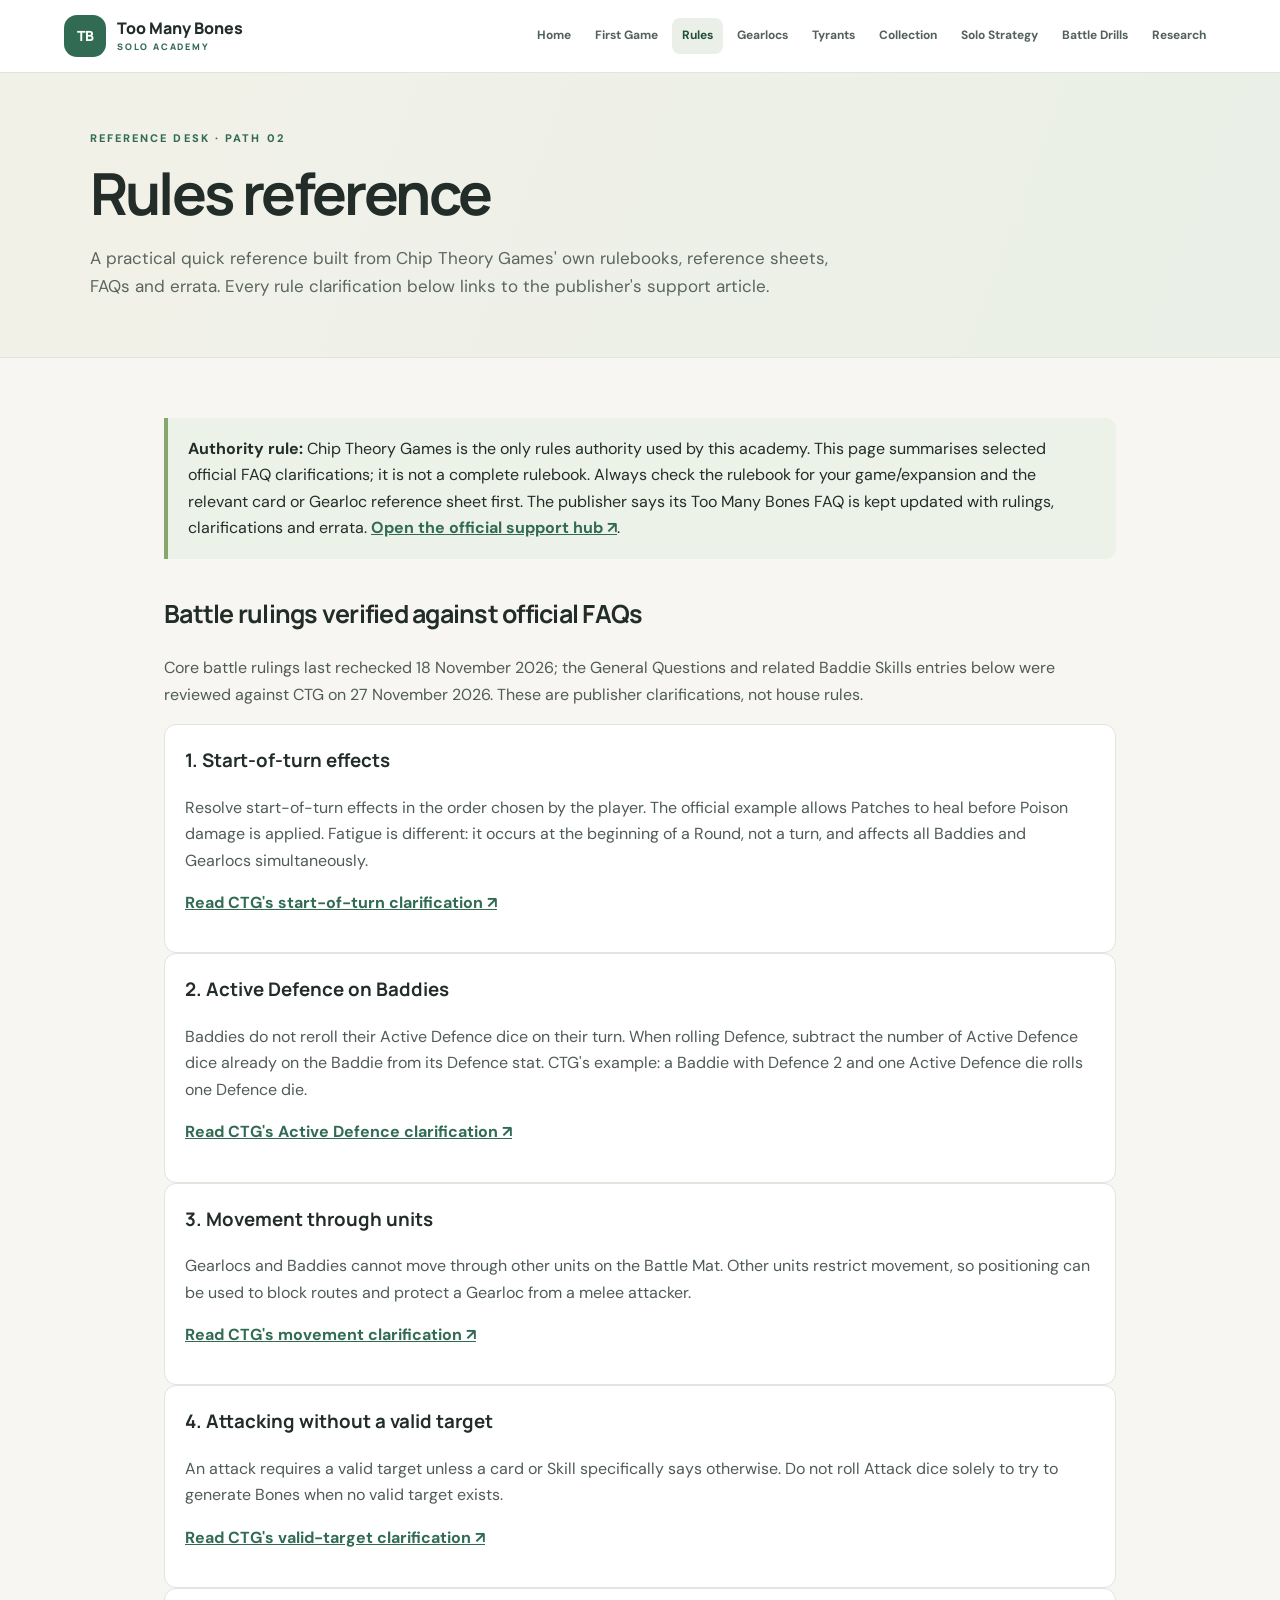
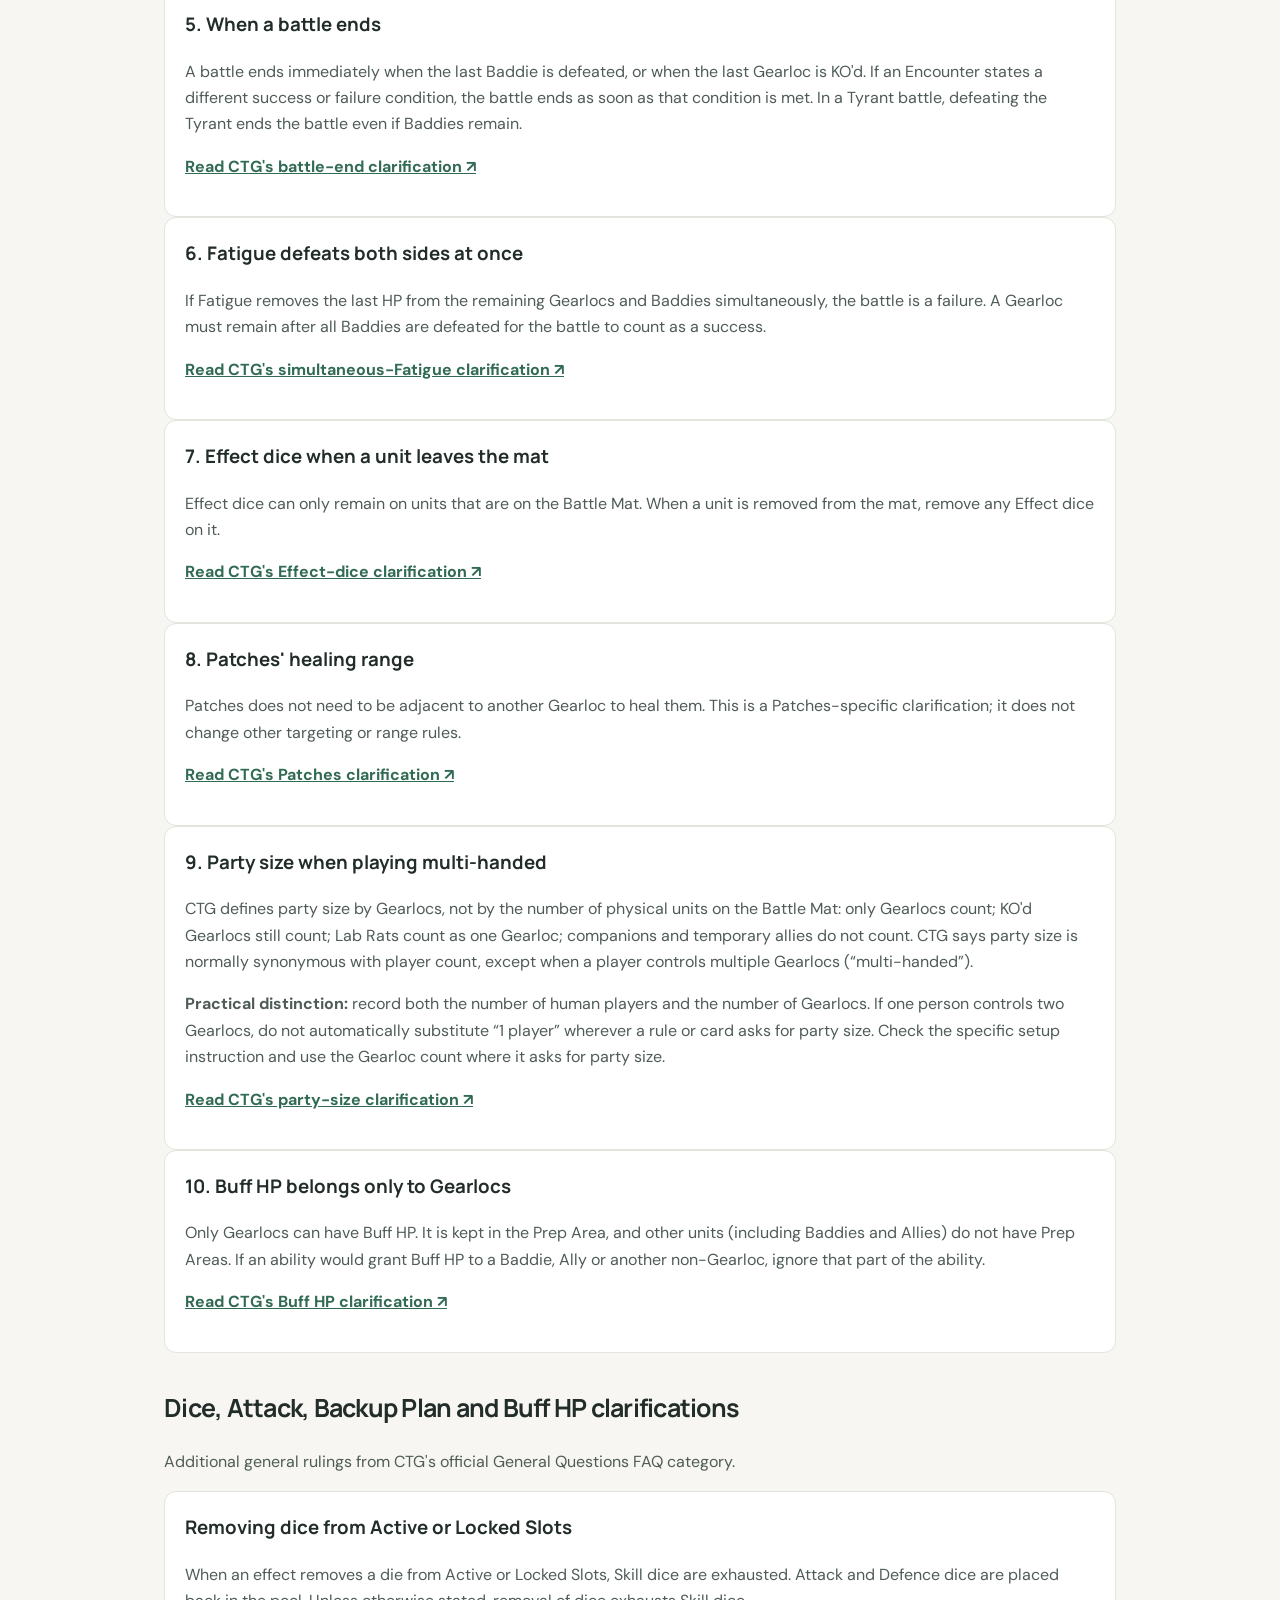
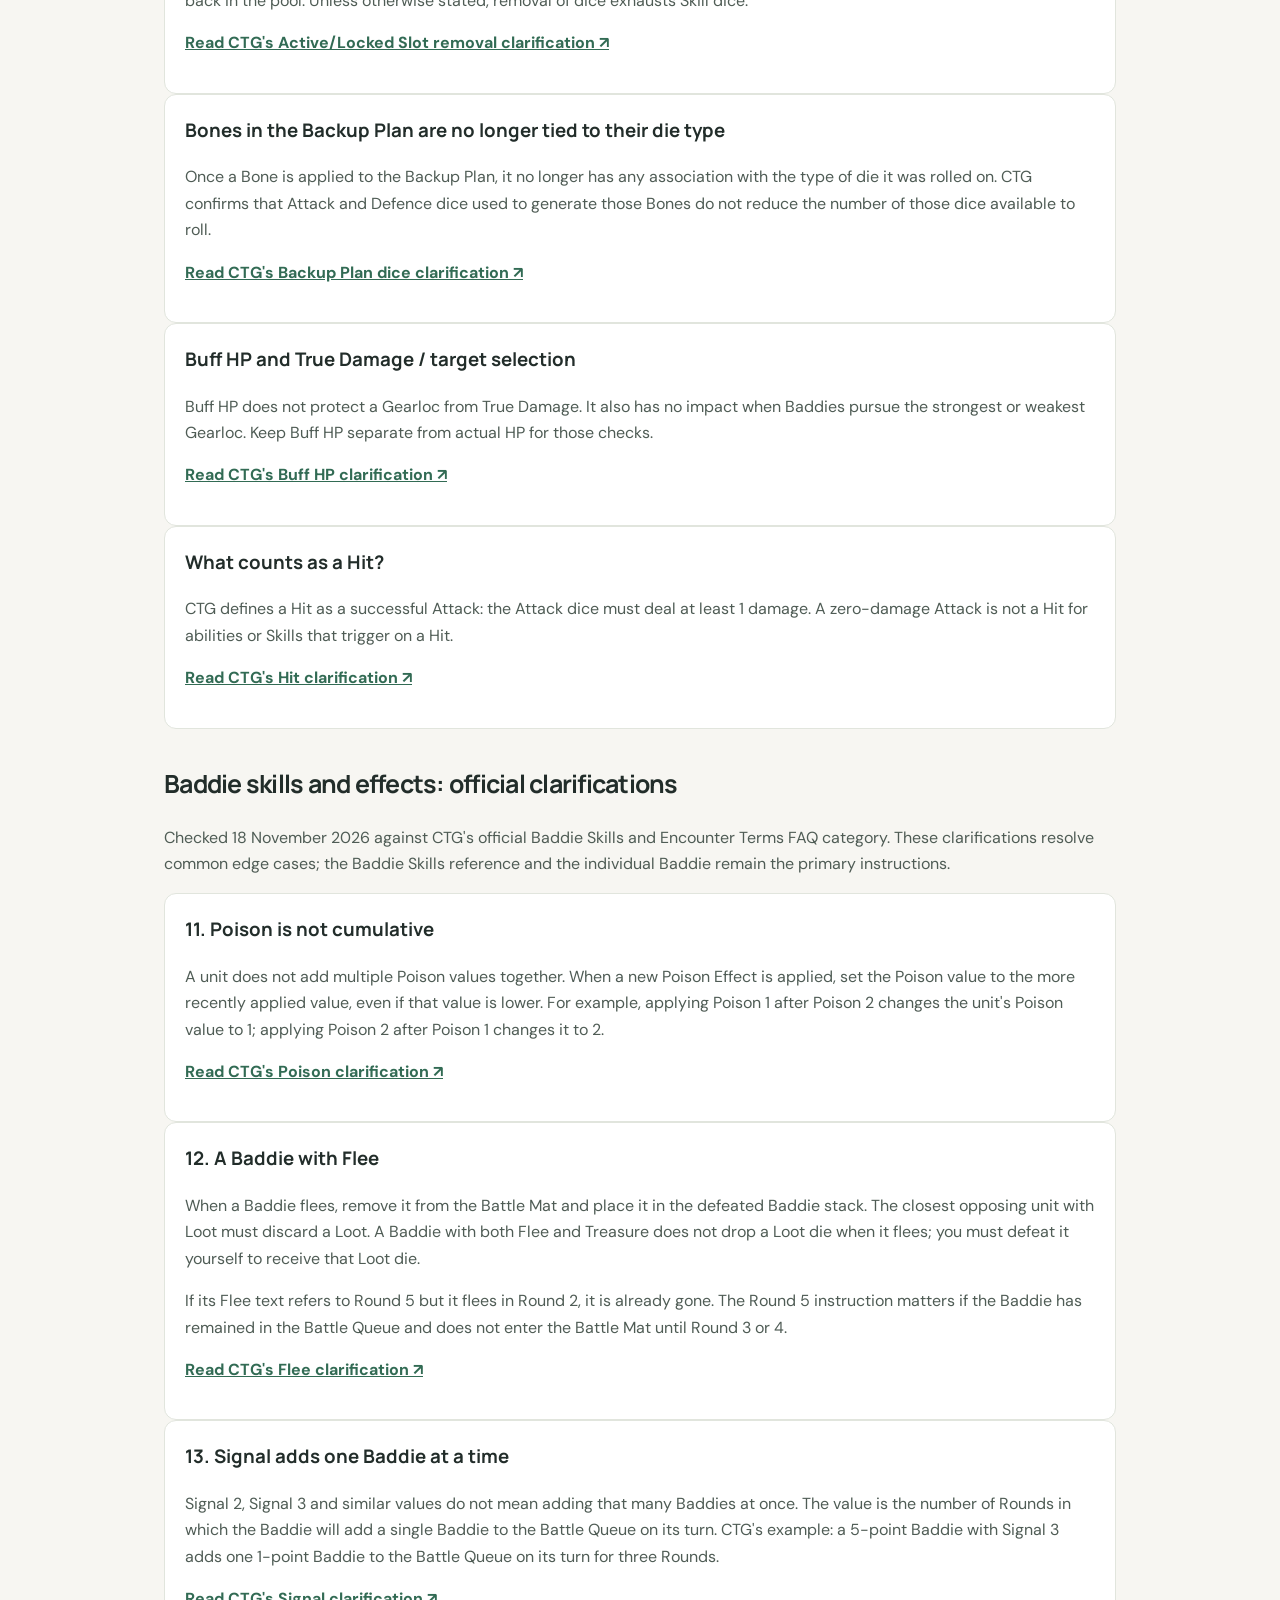
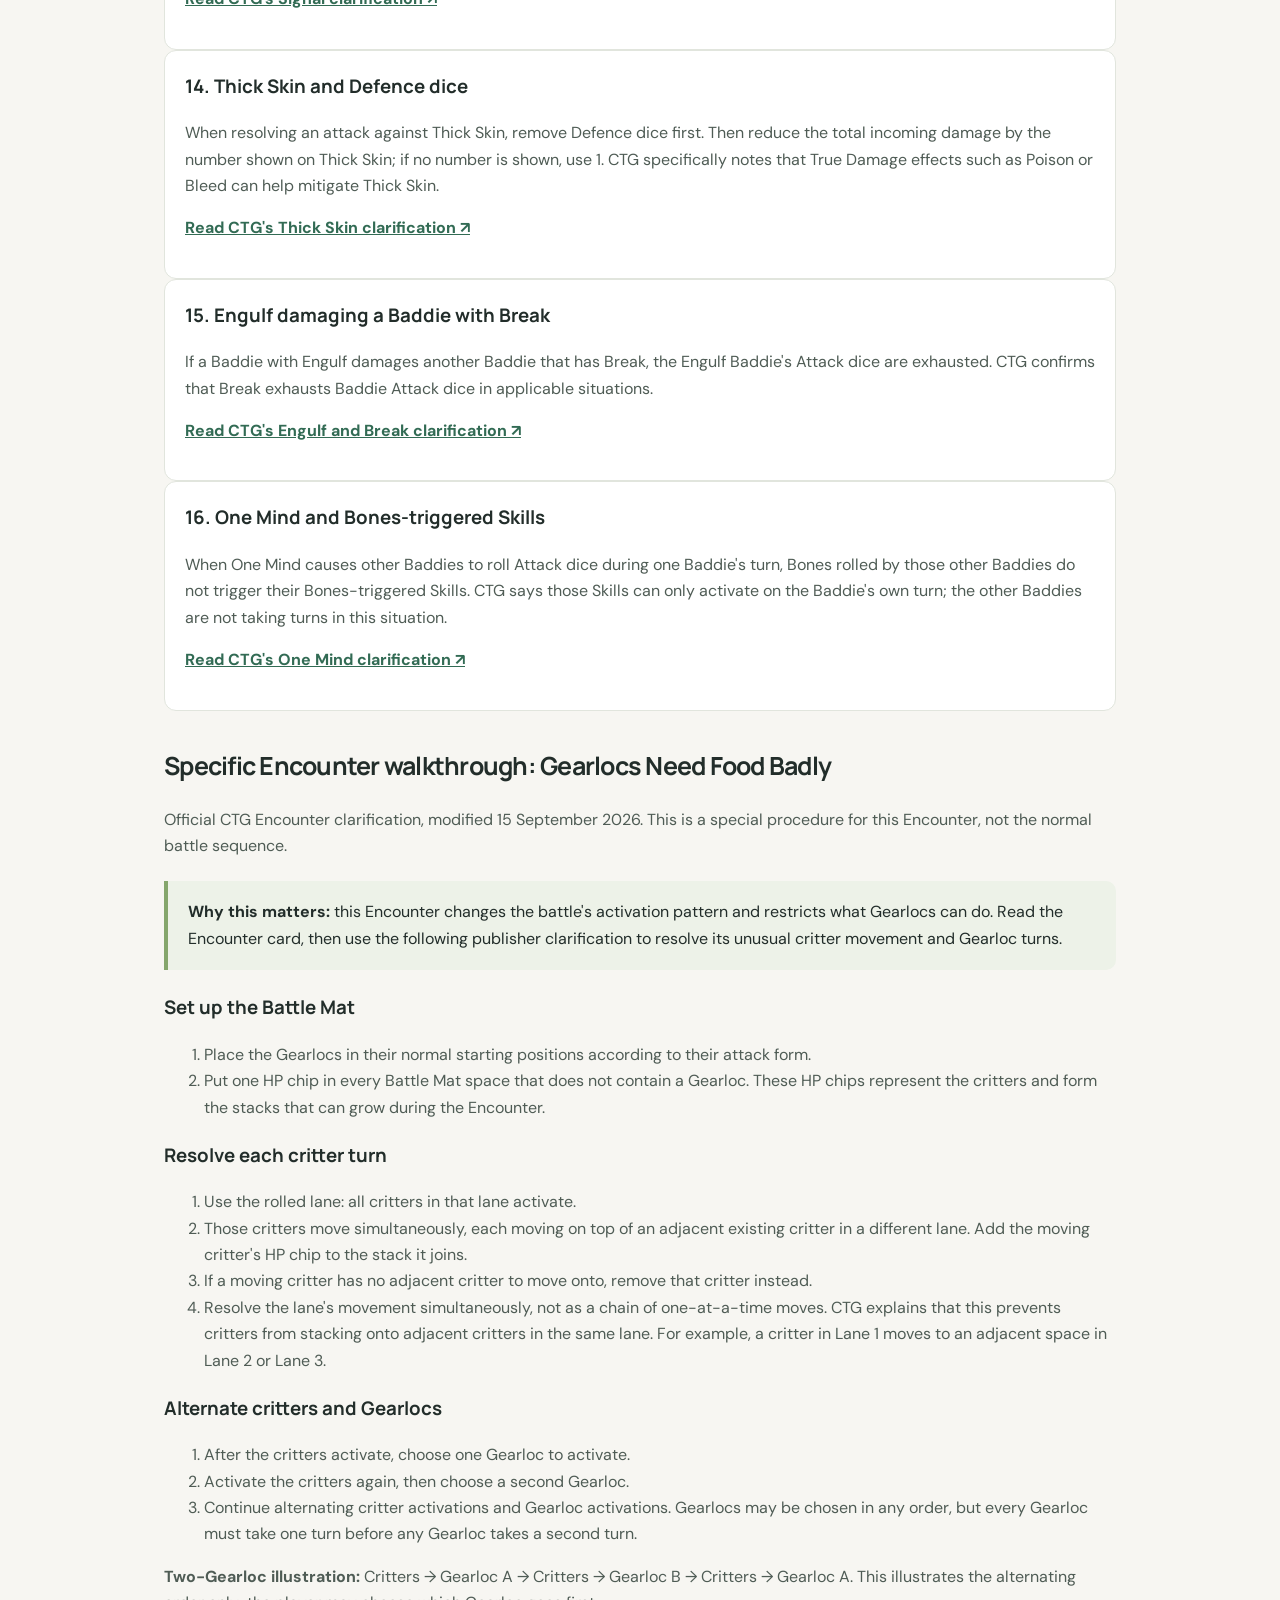
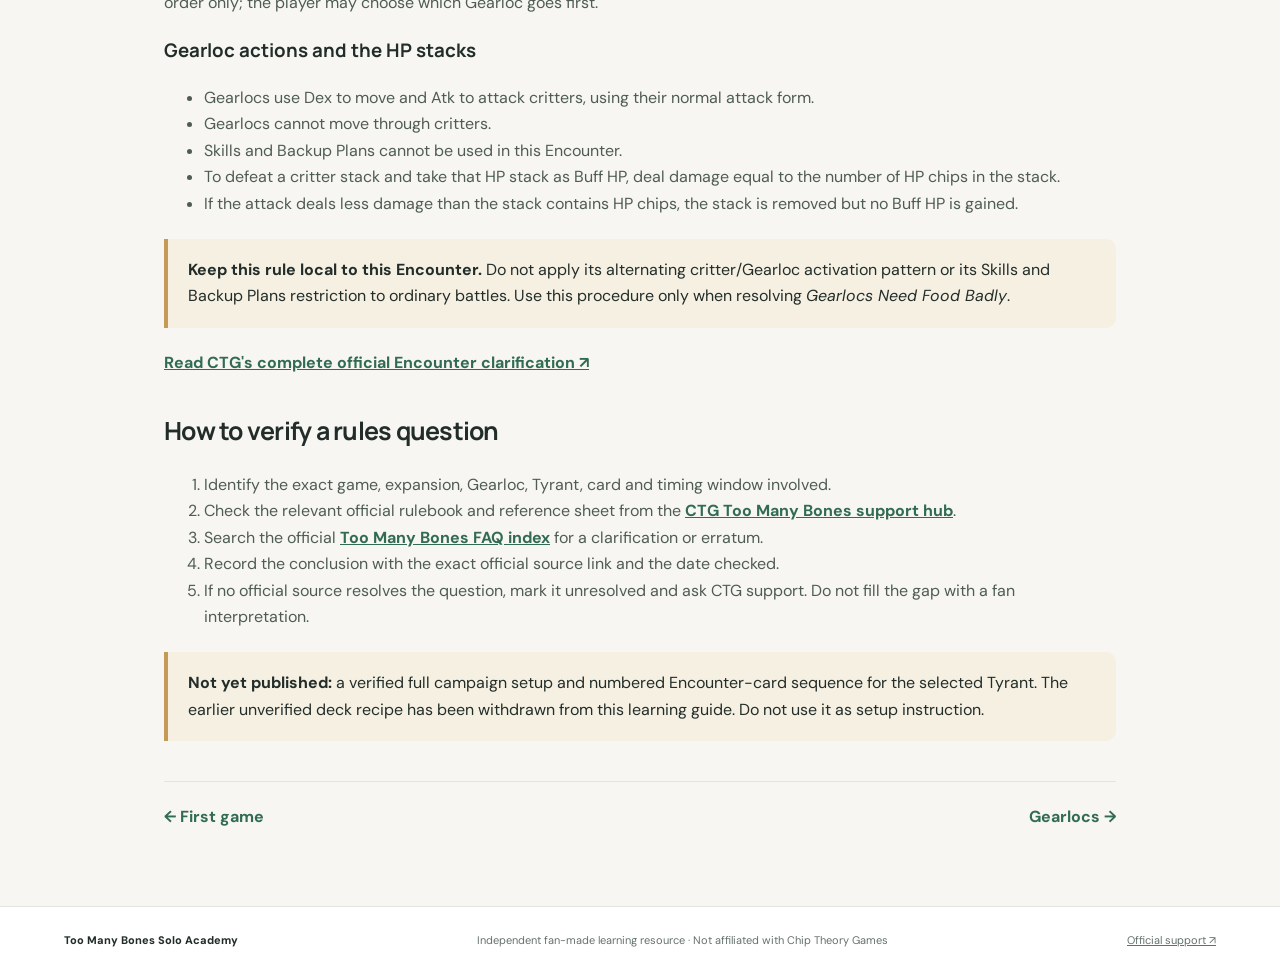
<file: rules.html>
<!doctype html>
<html lang="en">
<head>
<meta charset="utf-8">
<meta name="viewport" content="width=device-width,initial-scale=1">
<meta name="description" content="Officially verified Too Many Bones battle rulings, linked directly to Chip Theory Games support.">
<title>Rules Reference | Too Many Bones Solo Academy</title>
<link rel="stylesheet" href="assets/style.css">
</head>
<body>
<header class="site-header">
<a class="brand" href="index.html"><span class="brand-mark">TB</span><span>Too Many Bones <small>SOLO ACADEMY</small></span></a>
<button class="menu-toggle" aria-expanded="false" aria-controls="site-nav">Menu</button>
<nav id="site-nav" aria-label="Main navigation">
<a href="index.html">Home</a><a href="getting-started.html">First Game</a><a class="active" href="rules.html">Rules</a><a href="gearlocs.html">Gearlocs</a><a href="tyrants.html">Tyrants</a><a href="expansions.html">Collection</a><a href="solo-strategy.html">Solo Strategy</a><a href="battle-drills.html">Battle Drills</a><a href="research.html">Research</a>
</nav>
</header>
<main>
<section class="page-intro">
<p class="eyebrow">REFERENCE DESK · PATH 02</p>
<h1>Rules reference</h1>
<p class="lead">A practical quick reference built from Chip Theory Games' own rulebooks, reference sheets, FAQs and errata. Every rule clarification below links to the publisher's support article.</p>
</section>
<article class="content">
<div class="info-box"><strong>Authority rule:</strong> Chip Theory Games is the only rules authority used by this academy. This page summarises selected official FAQ clarifications; it is not a complete rulebook. Always check the rulebook for your game/expansion and the relevant card or Gearloc reference sheet first. The publisher says its Too Many Bones FAQ is kept updated with rulings, clarifications and errata. <a href="https://chiptheorygames.com/pages/support/too-many-bones" target="_blank" rel="noopener">Open the official support hub ↗</a>.</div>

<h2>Battle rulings verified against official FAQs</h2>
<p class="muted">Core battle rulings last rechecked 18 November 2026; the General Questions and related Baddie Skills entries below were reviewed against CTG on 27 November 2026. These are publisher clarifications, not house rules.</p>
<div class="mini-card">
<h3>1. Start-of-turn effects</h3>
<p>Resolve start-of-turn effects in the order chosen by the player. The official example allows Patches to heal before Poison damage is applied. Fatigue is different: it occurs at the beginning of a Round, not a turn, and affects all Baddies and Gearlocs simultaneously.</p>
<p><a href="https://support.chiptheorygames.com/support/solutions/articles/33000210158-in-what-order-do-you-resolve-start-of-turn-effects-" target="_blank" rel="noopener">Read CTG's start-of-turn clarification ↗</a></p>
</div>
<div class="mini-card">
<h3>2. Active Defence on Baddies</h3>
<p>Baddies do not reroll their Active Defence dice on their turn. When rolling Defence, subtract the number of Active Defence dice already on the Baddie from its Defence stat. CTG's example: a Baddie with Defence 2 and one Active Defence die rolls one Defence die.</p>
<p><a href="https://support.chiptheorygames.com/support/solutions/articles/33000210058-do-baddies-re-roll-active-def-on-their-turn-" target="_blank" rel="noopener">Read CTG's Active Defence clarification ↗</a></p>
</div>
<div class="mini-card">
<h3>3. Movement through units</h3>
<p>Gearlocs and Baddies cannot move through other units on the Battle Mat. Other units restrict movement, so positioning can be used to block routes and protect a Gearloc from a melee attacker.</p>
<p><a href="https://support.chiptheorygames.com/support/solutions/articles/33000210157-what-blocks-gearloc-and-baddie-movement-can-they-move-through-allied-units-opposing-units-" target="_blank" rel="noopener">Read CTG's movement clarification ↗</a></p>
</div>
<div class="mini-card">
<h3>4. Attacking without a valid target</h3>
<p>An attack requires a valid target unless a card or Skill specifically says otherwise. Do not roll Attack dice solely to try to generate Bones when no valid target exists.</p>
<p><a href="https://support.chiptheorygames.com/support/solutions/articles/33000210144-can-gearlocs-and-baddies-roll-atk-dice-without-a-valid-target-in-order-to-acquire-bones-" target="_blank" rel="noopener">Read CTG's valid-target clarification ↗</a></p>
</div>
<div class="mini-card">
<h3>5. When a battle ends</h3>
<p>A battle ends immediately when the last Baddie is defeated, or when the last Gearloc is KO'd. If an Encounter states a different success or failure condition, the battle ends as soon as that condition is met. In a Tyrant battle, defeating the Tyrant ends the battle even if Baddies remain.</p>
<p><a href="https://support.chiptheorygames.com/support/solutions/articles/33000210159-when-does-a-battle-end-" target="_blank" rel="noopener">Read CTG's battle-end clarification ↗</a></p>
</div>
<div class="mini-card">
<h3>6. Fatigue defeats both sides at once</h3>
<p>If Fatigue removes the last HP from the remaining Gearlocs and Baddies simultaneously, the battle is a failure. A Gearloc must remain after all Baddies are defeated for the battle to count as a success.</p>
<p><a href="https://support.chiptheorygames.com/support/solutions/articles/33000210160-if-fatigue-causes-gearlocs-and-baddies-to-lose-their-last-hp-at-the-same-time-do-we-fail-or-succeed-" target="_blank" rel="noopener">Read CTG's simultaneous-Fatigue clarification ↗</a></p>
</div>
<div class="mini-card">
<h3>7. Effect dice when a unit leaves the mat</h3>
<p>Effect dice can only remain on units that are on the Battle Mat. When a unit is removed from the mat, remove any Effect dice on it.</p>
<p><a href="https://support.chiptheorygames.com/support/solutions/articles/33000290013-are-effect-dice-removed-from-units-when-they-are-defeated-ko-d-" target="_blank" rel="noopener">Read CTG's Effect-dice clarification ↗</a></p>
</div>
<div class="mini-card">
<h3>8. Patches' healing range</h3>
<p>Patches does not need to be adjacent to another Gearloc to heal them. This is a Patches-specific clarification; it does not change other targeting or range rules.</p>
<p><a href="https://support.chiptheorygames.com/support/solutions/articles/33000210179-q-does-patches-need-to-be-adjacent-to-another-gearloc-in-order-to-heal-them-" target="_blank" rel="noopener">Read CTG's Patches clarification ↗</a></p>
</div>


<div class="mini-card">
<h3>9. Party size when playing multi-handed</h3>
<p>CTG defines party size by Gearlocs, not by the number of physical units on the Battle Mat: only Gearlocs count; KO'd Gearlocs still count; Lab Rats count as one Gearloc; companions and temporary allies do not count. CTG says party size is normally synonymous with player count, except when a player controls multiple Gearlocs (“multi-handed”).</p>
<p><strong>Practical distinction:</strong> record both the number of human players and the number of Gearlocs. If one person controls two Gearlocs, do not automatically substitute “1 player” wherever a rule or card asks for party size. Check the specific setup instruction and use the Gearloc count where it asks for party size.</p>
<p><a href="https://tmbsupport.chiptheorygames.com/support/solutions/articles/33000283023-what-units-does-party-size-include-" target="_blank" rel="noopener">Read CTG's party-size clarification ↗</a></p>
</div>


<div class="mini-card">
<h3>10. Buff HP belongs only to Gearlocs</h3>
<p>Only Gearlocs can have Buff HP. It is kept in the Prep Area, and other units (including Baddies and Allies) do not have Prep Areas. If an ability would grant Buff HP to a Baddie, Ally or another non-Gearloc, ignore that part of the ability.</p>
<p><a href="https://tmbsupport.chiptheorygames.com/support/solutions/articles/33000290014-can-units-besides-gearlocs-have-buff-hp-" target="_blank" rel="noopener">Read CTG's Buff HP clarification ↗</a></p>
</div>


<h2>Dice, Attack, Backup Plan and Buff HP clarifications</h2>
<p class="muted">Additional general rulings from CTG's official General Questions FAQ category.</p>
<div class="mini-card">
<h3>Removing dice from Active or Locked Slots</h3>
<p>When an effect removes a die from Active or Locked Slots, Skill dice are exhausted. Attack and Defence dice are placed back in the pool. Unless otherwise stated, removal of dice exhausts Skill dice.</p>
<p><a href="https://tmbsupport.chiptheorygames.com/support/solutions/articles/33000210189-q-if-asked-to-remove-dice-from-my-active-locked-slots-are-those-dice-exhausted-or-put-back-on-my-g" target="_blank" rel="noopener">Read CTG's Active/Locked Slot removal clarification ↗</a></p>
</div>

<div class="mini-card">
<h3>Bones in the Backup Plan are no longer tied to their die type</h3>
<p>Once a Bone is applied to the Backup Plan, it no longer has any association with the type of die it was rolled on. CTG confirms that Attack and Defence dice used to generate those Bones do not reduce the number of those dice available to roll.</p>
<p><a href="https://tmbsupport.chiptheorygames.com/support/solutions/articles/33000210190-q-do-atk-and-def-dice-being-used-in-my-backup-plan-reduce-the-number-of-atk-and-def-dice-i-have-avai" target="_blank" rel="noopener">Read CTG's Backup Plan dice clarification ↗</a></p>
</div>
<div class="mini-card">
<h3>Buff HP and True Damage / target selection</h3>
<p>Buff HP does not protect a Gearloc from True Damage. It also has no impact when Baddies pursue the strongest or weakest Gearloc. Keep Buff HP separate from actual HP for those checks.</p>
<p><a href="https://tmbsupport.chiptheorygames.com/support/solutions/articles/33000210191-q-can-buff-hp-be-used-to-mitigate-poison-true-damage-etc-" target="_blank" rel="noopener">Read CTG's Buff HP clarification ↗</a></p>
</div>
<div class="mini-card">
<h3>What counts as a Hit?</h3>
<p>CTG defines a Hit as a successful Attack: the Attack dice must deal at least 1 damage. A zero-damage Attack is not a Hit for abilities or Skills that trigger on a Hit.</p>
<p><a href="https://tmbsupport.chiptheorygames.com/support/solutions/articles/33000210192-q-what-counts-as-a-hit-as-it-relates-to-triggering-baddie-abiilities-and-skills-" target="_blank" rel="noopener">Read CTG's Hit clarification ↗</a></p>
</div>

<h2>Baddie skills and effects: official clarifications</h2>
<p class="muted">Checked 18 November 2026 against CTG's official Baddie Skills and Encounter Terms FAQ category. These clarifications resolve common edge cases; the Baddie Skills reference and the individual Baddie remain the primary instructions.</p>
<div class="mini-card">
<h3>11. Poison is not cumulative</h3>
<p>A unit does not add multiple Poison values together. When a new Poison Effect is applied, set the Poison value to the more recently applied value, even if that value is lower. For example, applying Poison 1 after Poison 2 changes the unit's Poison value to 1; applying Poison 2 after Poison 1 changes it to 2.</p>
<p><a href="https://tmbsupport.chiptheorygames.com/support/solutions/articles/33000210161-poison" target="_blank" rel="noopener">Read CTG's Poison clarification ↗</a></p>
</div>
<div class="mini-card">
<h3>12. A Baddie with Flee</h3>
<p>When a Baddie flees, remove it from the Battle Mat and place it in the defeated Baddie stack. The closest opposing unit with Loot must discard a Loot. A Baddie with both Flee and Treasure does not drop a Loot die when it flees; you must defeat it yourself to receive that Loot die.</p>
<p>If its Flee text refers to Round 5 but it flees in Round 2, it is already gone. The Round 5 instruction matters if the Baddie has remained in the Battle Queue and does not enter the Battle Mat until Round 3 or 4.</p>
<p><a href="https://tmbsupport.chiptheorygames.com/support/solutions/articles/33000233621-flee" target="_blank" rel="noopener">Read CTG's Flee clarification ↗</a></p>
</div>
<div class="mini-card">
<h3>13. Signal adds one Baddie at a time</h3>
<p>Signal 2, Signal 3 and similar values do not mean adding that many Baddies at once. The value is the number of Rounds in which the Baddie will add a single Baddie to the Battle Queue on its turn. CTG's example: a 5-point Baddie with Signal 3 adds one 1-point Baddie to the Battle Queue on its turn for three Rounds.</p>
<p><a href="https://tmbsupport.chiptheorygames.com/support/solutions/articles/33000210165-q-how-many-baddies-do-i-add-to-the-battle-queue-each-round-if-a-baddie-has-signal-2-3-etc-" target="_blank" rel="noopener">Read CTG's Signal clarification ↗</a></p>
</div>
<div class="mini-card">
<h3>14. Thick Skin and Defence dice</h3>
<p>When resolving an attack against Thick Skin, remove Defence dice first. Then reduce the total incoming damage by the number shown on Thick Skin; if no number is shown, use 1. CTG specifically notes that True Damage effects such as Poison or Bleed can help mitigate Thick Skin.</p>
<p><a href="https://tmbsupport.chiptheorygames.com/support/solutions/articles/33000210163-q-when-resolving-thick-skin-do-you-remove-def-dice-first-does-it-negate-the-first-of-atk-dice-" target="_blank" rel="noopener">Read CTG's Thick Skin clarification ↗</a></p>
</div>
<div class="mini-card">
<h3>15. Engulf damaging a Baddie with Break</h3>
<p>If a Baddie with Engulf damages another Baddie that has Break, the Engulf Baddie's Attack dice are exhausted. CTG confirms that Break exhausts Baddie Attack dice in applicable situations.</p>
<p><a href="https://tmbsupport.chiptheorygames.com/support/solutions/articles/33000210162-q-if-a-baddie-with-engulf-does-damage-to-another-baddie-with-break-are-the-baddie-with-engulf-" target="_blank" rel="noopener">Read CTG's Engulf and Break clarification ↗</a></p>
</div>

<div class="mini-card">
<h3>16. One Mind and Bones-triggered Skills</h3>
<p>When One Mind causes other Baddies to roll Attack dice during one Baddie's turn, Bones rolled by those other Baddies do not trigger their Bones-triggered Skills. CTG says those Skills can only activate on the Baddie's own turn; the other Baddies are not taking turns in this situation.</p>
<p><a href="https://tmbsupport.chiptheorygames.com/support/solutions/articles/33000236971-q-when-resolving-one-mind-do-bones-rolled-by-baddies-trigger-their-backup-plan-skills-" target="_blank" rel="noopener">Read CTG's One Mind clarification ↗</a></p>
</div>
<h2 id="gearlocs-need-food-badly">Specific Encounter walkthrough: Gearlocs Need Food Badly</h2>
<p class="muted">Official CTG Encounter clarification, modified 15 September 2026. This is a special procedure for this Encounter, not the normal battle sequence.</p>
<div class="info-box"><strong>Why this matters:</strong> this Encounter changes the battle's activation pattern and restricts what Gearlocs can do. Read the Encounter card, then use the following publisher clarification to resolve its unusual critter movement and Gearloc turns.</div>

<h3>Set up the Battle Mat</h3>
<ol>
<li>Place the Gearlocs in their normal starting positions according to their attack form.</li>
<li>Put one HP chip in every Battle Mat space that does not contain a Gearloc. These HP chips represent the critters and form the stacks that can grow during the Encounter.</li>
</ol>

<h3>Resolve each critter turn</h3>
<ol>
<li>Use the rolled lane: all critters in that lane activate.</li>
<li>Those critters move simultaneously, each moving on top of an adjacent existing critter in a different lane. Add the moving critter's HP chip to the stack it joins.</li>
<li>If a moving critter has no adjacent critter to move onto, remove that critter instead.</li>
<li>Resolve the lane's movement simultaneously, not as a chain of one-at-a-time moves. CTG explains that this prevents critters from stacking onto adjacent critters in the same lane. For example, a critter in Lane 1 moves to an adjacent space in Lane 2 or Lane 3.</li>
</ol>

<h3>Alternate critters and Gearlocs</h3>
<ol>
<li>After the critters activate, choose one Gearloc to activate.</li>
<li>Activate the critters again, then choose a second Gearloc.</li>
<li>Continue alternating critter activations and Gearloc activations. Gearlocs may be chosen in any order, but every Gearloc must take one turn before any Gearloc takes a second turn.</li>
</ol>
<p><strong>Two-Gearloc illustration:</strong> Critters → Gearloc A → Critters → Gearloc B → Critters → Gearloc A. This illustrates the alternating order only; the player may choose which Gearloc goes first.</p>

<h3>Gearloc actions and the HP stacks</h3>
<ul>
<li>Gearlocs use Dex to move and Atk to attack critters, using their normal attack form.</li>
<li>Gearlocs cannot move through critters.</li>
<li>Skills and Backup Plans cannot be used in this Encounter.</li>
<li>To defeat a critter stack and take that HP stack as Buff HP, deal damage equal to the number of HP chips in the stack.</li>
<li>If the attack deals less damage than the stack contains HP chips, the stack is removed but no Buff HP is gained.</li>
</ul>
<div class="info-box warning-box"><strong>Keep this rule local to this Encounter.</strong> Do not apply its alternating critter/Gearloc activation pattern or its Skills and Backup Plans restriction to ordinary battles. Use this procedure only when resolving <em>Gearlocs Need Food Badly</em>.</div>
<p><a href="https://tmbsupport.chiptheorygames.com/support/solutions/articles/33000210199-q-how-does-the-gearlocs-need-food-badly-encounter-work-" target="_blank" rel="noopener">Read CTG's complete official Encounter clarification ↗</a></p>

<h2>How to verify a rules question</h2>
<ol>
<li>Identify the exact game, expansion, Gearloc, Tyrant, card and timing window involved.</li>
<li>Check the relevant official rulebook and reference sheet from the <a href="https://chiptheorygames.com/pages/support/too-many-bones" target="_blank" rel="noopener">CTG Too Many Bones support hub</a>.</li>
<li>Search the official <a href="https://support.chiptheorygames.com/support/solutions/33000133540" target="_blank" rel="noopener">Too Many Bones FAQ index</a> for a clarification or erratum.</li>
<li>Record the conclusion with the exact official source link and the date checked.</li>
<li>If no official source resolves the question, mark it unresolved and ask CTG support. Do not fill the gap with a fan interpretation.</li>
</ol>

<div class="info-box warning-box"><strong>Not yet published:</strong> a verified full campaign setup and numbered Encounter-card sequence for the selected Tyrant. The earlier unverified deck recipe has been withdrawn from this learning guide. Do not use it as setup instruction.</div>
<div class="page-nav"><a href="getting-started.html">← First game</a><a href="gearlocs.html">Gearlocs →</a></div>
</article>
</main>
<footer><span>Too Many Bones Solo Academy</span><span>Independent fan-made learning resource · Not affiliated with Chip Theory Games</span><a href="https://chiptheorygames.com/pages/support/too-many-bones" target="_blank" rel="noopener">Official support ↗</a></footer>
<script src="assets/site.js"></script>
</body>
</html>
</file>
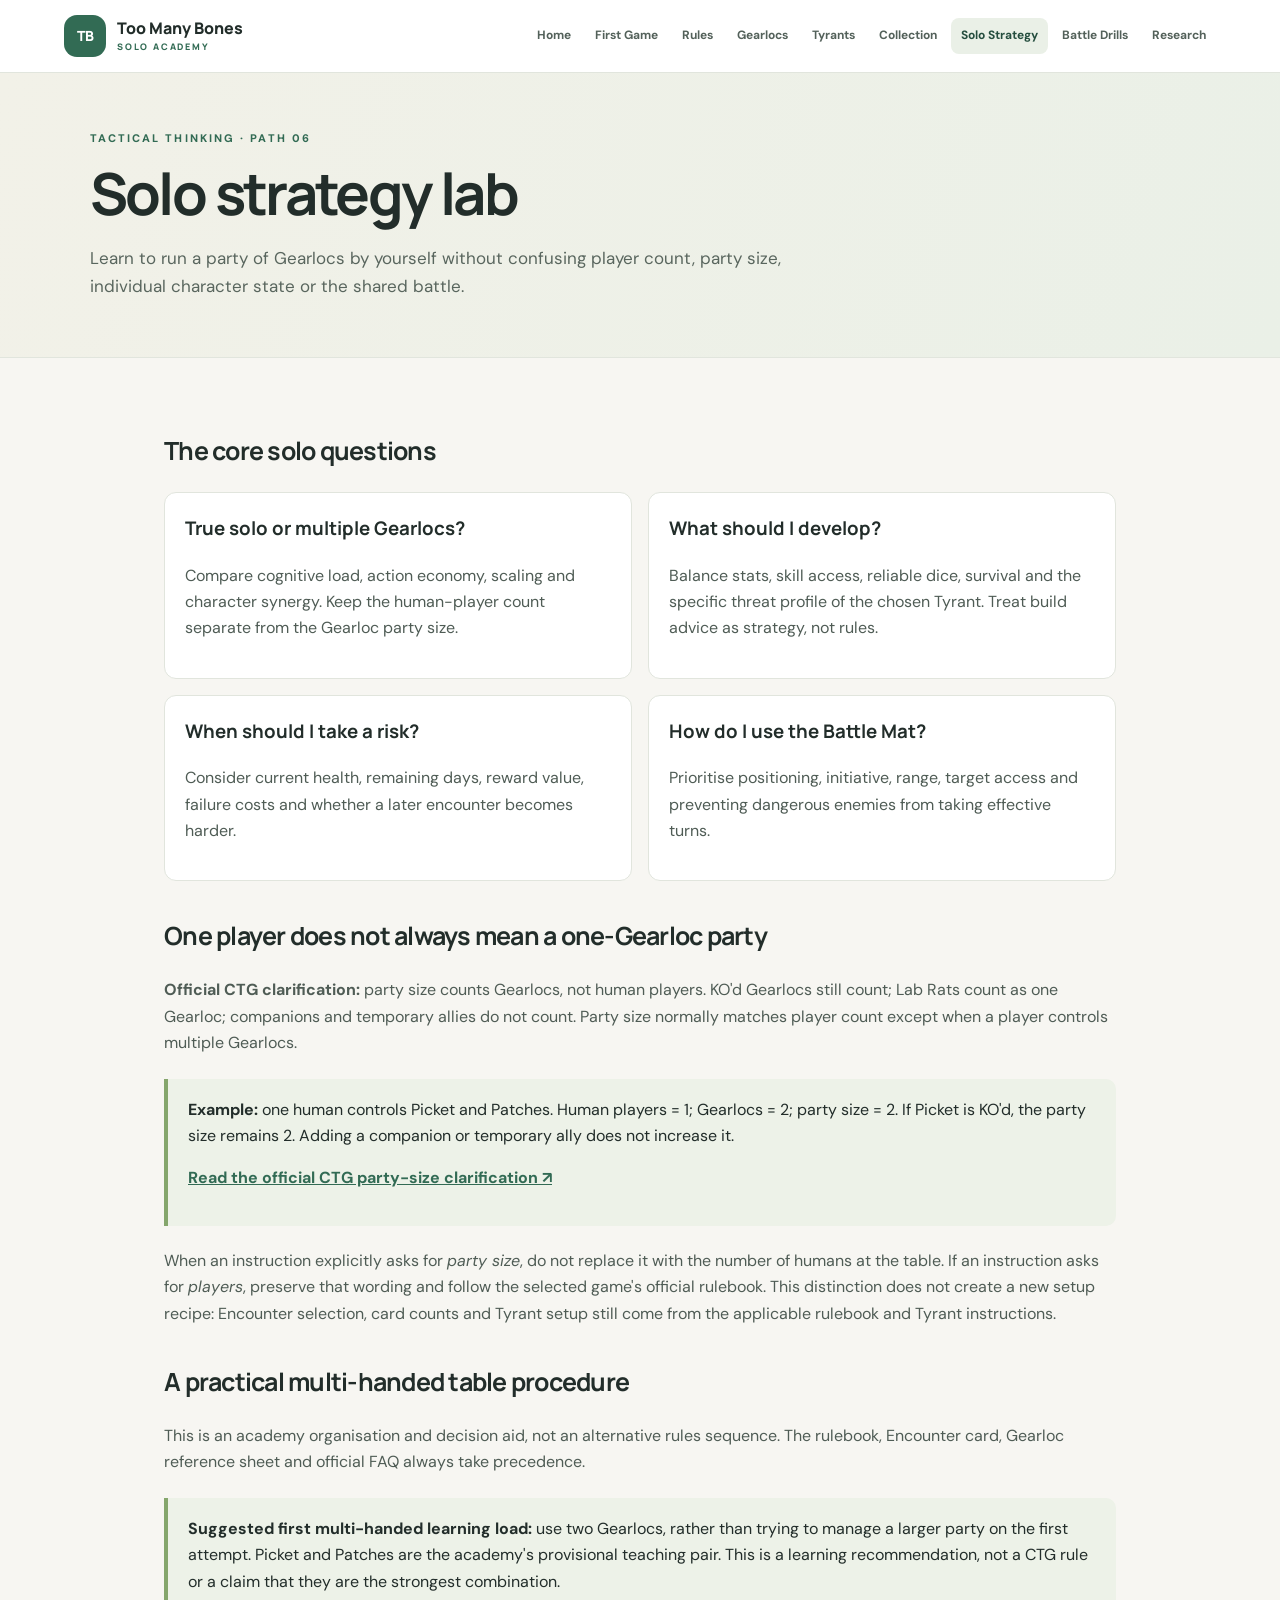
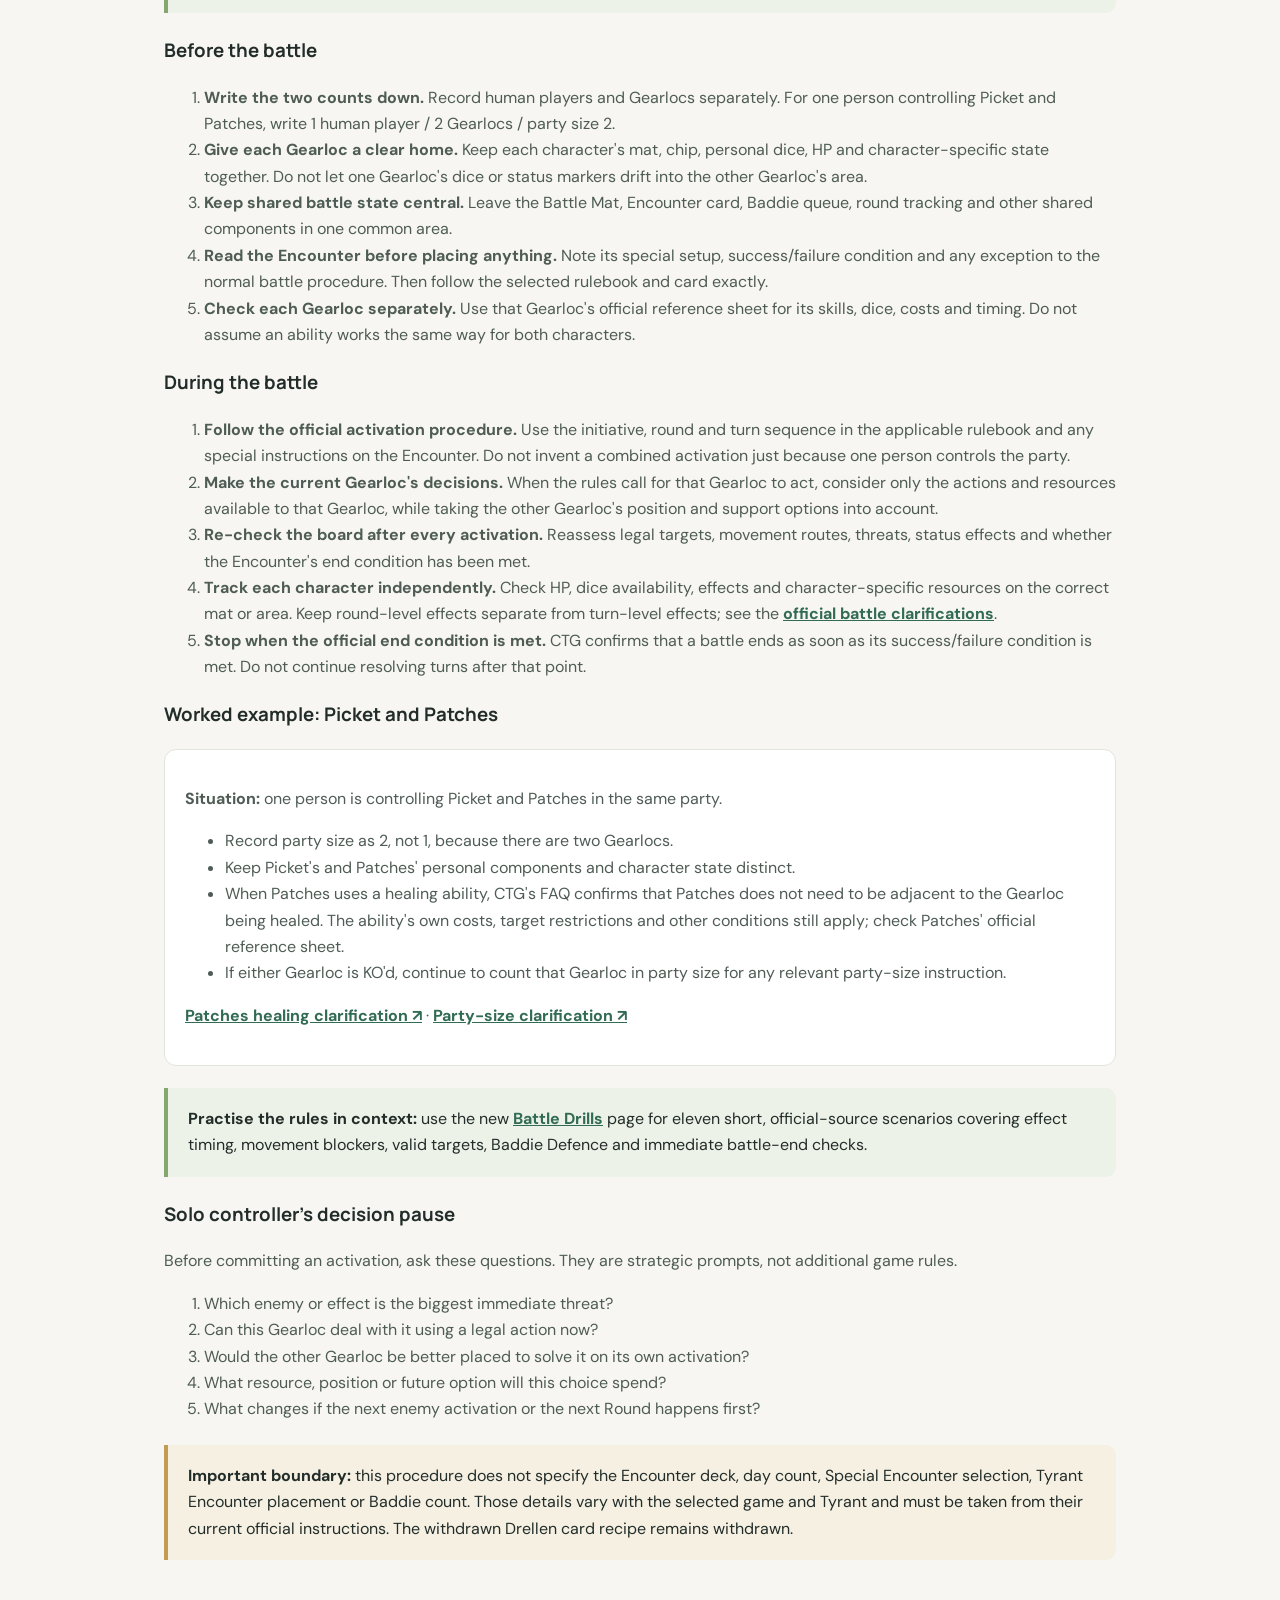
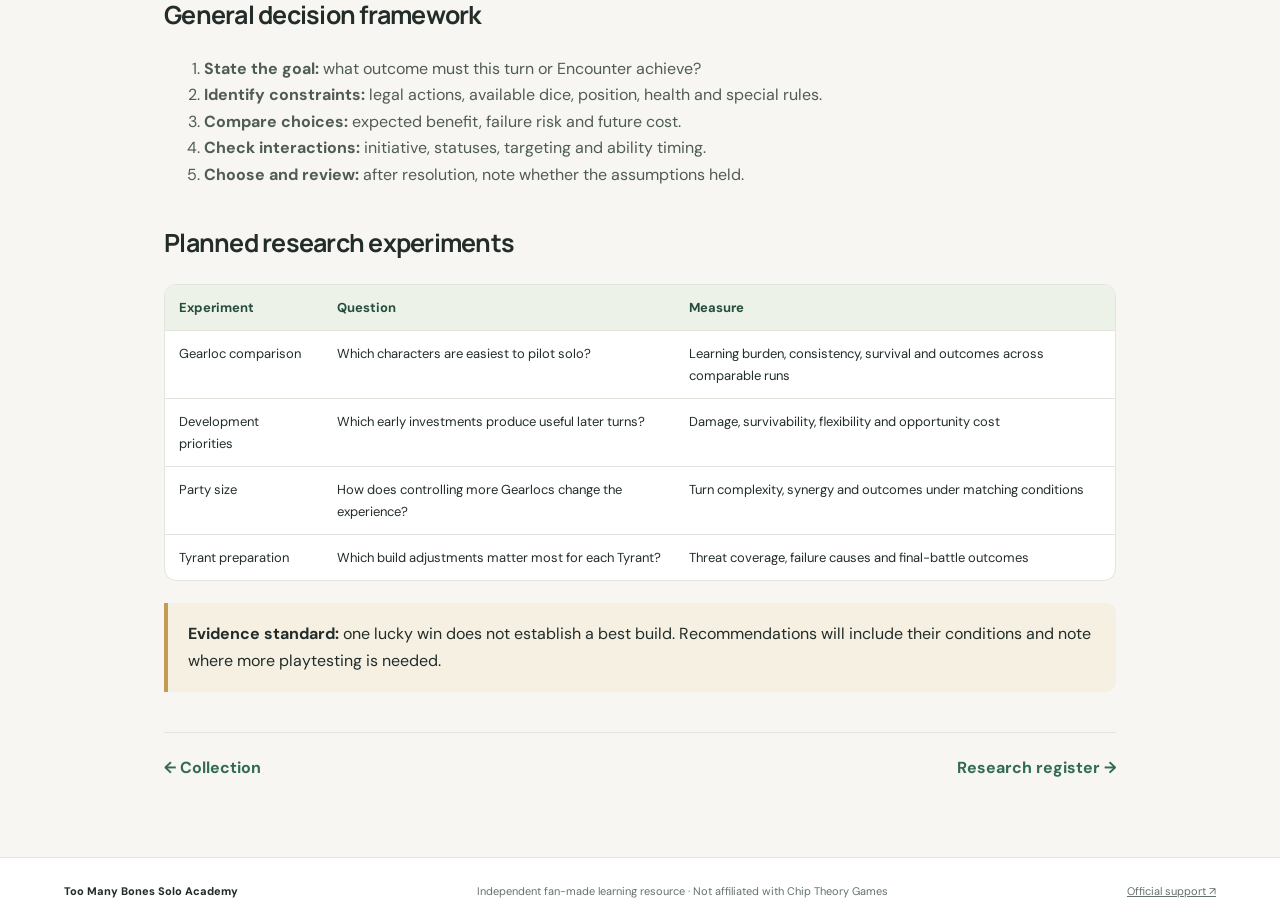
<file: solo-strategy.html>
<!doctype html>
<html lang="en">
<head>
<meta charset="utf-8">
<meta name="viewport" content="width=device-width,initial-scale=1">
<meta name="description" content="Practical solo and multi-handed Too Many Bones strategy, with rules separated from recommendations.">
<title>Solo Strategy Lab | Too Many Bones Solo Academy</title>
<link rel="stylesheet" href="assets/style.css">
</head>
<body>
<header class="site-header">
<a class="brand" href="index.html"><span class="brand-mark">TB</span><span>Too Many Bones <small>SOLO ACADEMY</small></span></a>
<button class="menu-toggle" aria-expanded="false" aria-controls="site-nav">Menu</button>
<nav id="site-nav" aria-label="Main navigation">
<a href="index.html">Home</a><a href="getting-started.html">First Game</a><a href="rules.html">Rules</a><a href="gearlocs.html">Gearlocs</a><a href="tyrants.html">Tyrants</a><a href="expansions.html">Collection</a><a class="active" href="solo-strategy.html">Solo Strategy</a><a href="battle-drills.html">Battle Drills</a><a href="research.html">Research</a>
</nav>
</header>
<main>
<section class="page-intro">
<p class="eyebrow">TACTICAL THINKING · PATH 06</p>
<h1>Solo strategy lab</h1>
<p class="lead">Learn to run a party of Gearlocs by yourself without confusing player count, party size, individual character state or the shared battle.</p>
</section>
<article class="content">
<h2>The core solo questions</h2>
<div class="two-col">
<div class="mini-card"><h3>True solo or multiple Gearlocs?</h3><p>Compare cognitive load, action economy, scaling and character synergy. Keep the human-player count separate from the Gearloc party size.</p></div>
<div class="mini-card"><h3>What should I develop?</h3><p>Balance stats, skill access, reliable dice, survival and the specific threat profile of the chosen Tyrant. Treat build advice as strategy, not rules.</p></div>
<div class="mini-card"><h3>When should I take a risk?</h3><p>Consider current health, remaining days, reward value, failure costs and whether a later encounter becomes harder.</p></div>
<div class="mini-card"><h3>How do I use the Battle Mat?</h3><p>Prioritise positioning, initiative, range, target access and preventing dangerous enemies from taking effective turns.</p></div>
</div>

<h2>One player does not always mean a one-Gearloc party</h2>
<p><strong>Official CTG clarification:</strong> party size counts Gearlocs, not human players. KO'd Gearlocs still count; Lab Rats count as one Gearloc; companions and temporary allies do not count. Party size normally matches player count except when a player controls multiple Gearlocs.</p>
<div class="info-box">
<strong>Example:</strong> one human controls Picket and Patches. Human players = 1; Gearlocs = 2; party size = 2. If Picket is KO'd, the party size remains 2. Adding a companion or temporary ally does not increase it.
<p><a href="https://tmbsupport.chiptheorygames.com/support/solutions/articles/33000283023-what-units-does-party-size-include-" target="_blank" rel="noopener">Read the official CTG party-size clarification ↗</a></p>
</div>
<p>When an instruction explicitly asks for <em>party size</em>, do not replace it with the number of humans at the table. If an instruction asks for <em>players</em>, preserve that wording and follow the selected game's official rulebook. This distinction does not create a new setup recipe: Encounter selection, card counts and Tyrant setup still come from the applicable rulebook and Tyrant instructions.</p>

<h2 id="multi-handed-solo">A practical multi-handed table procedure</h2>
<p class="muted">This is an academy organisation and decision aid, not an alternative rules sequence. The rulebook, Encounter card, Gearloc reference sheet and official FAQ always take precedence.</p>
<div class="info-box">
<strong>Suggested first multi-handed learning load:</strong> use two Gearlocs, rather than trying to manage a larger party on the first attempt. Picket and Patches are the academy's provisional teaching pair. This is a learning recommendation, not a CTG rule or a claim that they are the strongest combination.
</div>

<h3>Before the battle</h3>
<ol>
<li><strong>Write the two counts down.</strong> Record human players and Gearlocs separately. For one person controlling Picket and Patches, write 1 human player / 2 Gearlocs / party size 2.</li>
<li><strong>Give each Gearloc a clear home.</strong> Keep each character's mat, chip, personal dice, HP and character-specific state together. Do not let one Gearloc's dice or status markers drift into the other Gearloc's area.</li>
<li><strong>Keep shared battle state central.</strong> Leave the Battle Mat, Encounter card, Baddie queue, round tracking and other shared components in one common area.</li>
<li><strong>Read the Encounter before placing anything.</strong> Note its special setup, success/failure condition and any exception to the normal battle procedure. Then follow the selected rulebook and card exactly.</li>
<li><strong>Check each Gearloc separately.</strong> Use that Gearloc's official reference sheet for its skills, dice, costs and timing. Do not assume an ability works the same way for both characters.</li>
</ol>

<h3>During the battle</h3>
<ol>
<li><strong>Follow the official activation procedure.</strong> Use the initiative, round and turn sequence in the applicable rulebook and any special instructions on the Encounter. Do not invent a combined activation just because one person controls the party.</li>
<li><strong>Make the current Gearloc's decisions.</strong> When the rules call for that Gearloc to act, consider only the actions and resources available to that Gearloc, while taking the other Gearloc's position and support options into account.</li>
<li><strong>Re-check the board after every activation.</strong> Reassess legal targets, movement routes, threats, status effects and whether the Encounter's end condition has been met.</li>
<li><strong>Track each character independently.</strong> Check HP, dice availability, effects and character-specific resources on the correct mat or area. Keep round-level effects separate from turn-level effects; see the <a href="rules.html">official battle clarifications</a>.</li>
<li><strong>Stop when the official end condition is met.</strong> CTG confirms that a battle ends as soon as its success/failure condition is met. Do not continue resolving turns after that point.</li>
</ol>

<h3>Worked example: Picket and Patches</h3>
<div class="mini-card">
<p><strong>Situation:</strong> one person is controlling Picket and Patches in the same party.</p>
<ul>
<li>Record party size as 2, not 1, because there are two Gearlocs.</li>
<li>Keep Picket's and Patches' personal components and character state distinct.</li>
<li>When Patches uses a healing ability, CTG's FAQ confirms that Patches does not need to be adjacent to the Gearloc being healed. The ability's own costs, target restrictions and other conditions still apply; check Patches' official reference sheet.</li>
<li>If either Gearloc is KO'd, continue to count that Gearloc in party size for any relevant party-size instruction.</li>
</ul>
<p><a href="https://tmbsupport.chiptheorygames.com/support/solutions/articles/33000210179-q-does-patches-need-to-be-adjacent-to-another-gearloc-in-order-to-heal-them-" target="_blank" rel="noopener">Patches healing clarification ↗</a> · <a href="https://tmbsupport.chiptheorygames.com/support/solutions/articles/33000283023-what-units-does-party-size-include-" target="_blank" rel="noopener">Party-size clarification ↗</a></p>
</div>

<div class="info-box"><strong>Practise the rules in context:</strong> use the new <a href="battle-drills.html">Battle Drills</a> page for eleven short, official-source scenarios covering effect timing, movement blockers, valid targets, Baddie Defence and immediate battle-end checks.</div>

<h3>Solo controller's decision pause</h3>
<p>Before committing an activation, ask these questions. They are strategic prompts, not additional game rules.</p>
<ol>
<li>Which enemy or effect is the biggest immediate threat?</li>
<li>Can this Gearloc deal with it using a legal action now?</li>
<li>Would the other Gearloc be better placed to solve it on its own activation?</li>
<li>What resource, position or future option will this choice spend?</li>
<li>What changes if the next enemy activation or the next Round happens first?</li>
</ol>

<div class="info-box warning-box"><strong>Important boundary:</strong> this procedure does not specify the Encounter deck, day count, Special Encounter selection, Tyrant Encounter placement or Baddie count. Those details vary with the selected game and Tyrant and must be taken from their current official instructions. The withdrawn Drellen card recipe remains withdrawn.</div>

<h2>General decision framework</h2>
<ol>
<li><strong>State the goal:</strong> what outcome must this turn or Encounter achieve?</li>
<li><strong>Identify constraints:</strong> legal actions, available dice, position, health and special rules.</li>
<li><strong>Compare choices:</strong> expected benefit, failure risk and future cost.</li>
<li><strong>Check interactions:</strong> initiative, statuses, targeting and ability timing.</li>
<li><strong>Choose and review:</strong> after resolution, note whether the assumptions held.</li>
</ol>

<h2>Planned research experiments</h2>
<div class="table-wrap"><table><thead><tr><th>Experiment</th><th>Question</th><th>Measure</th></tr></thead><tbody>
<tr><td>Gearloc comparison</td><td>Which characters are easiest to pilot solo?</td><td>Learning burden, consistency, survival and outcomes across comparable runs</td></tr>
<tr><td>Development priorities</td><td>Which early investments produce useful later turns?</td><td>Damage, survivability, flexibility and opportunity cost</td></tr>
<tr><td>Party size</td><td>How does controlling more Gearlocs change the experience?</td><td>Turn complexity, synergy and outcomes under matching conditions</td></tr>
<tr><td>Tyrant preparation</td><td>Which build adjustments matter most for each Tyrant?</td><td>Threat coverage, failure causes and final-battle outcomes</td></tr>
</tbody></table></div>
<div class="info-box warning-box"><strong>Evidence standard:</strong> one lucky win does not establish a best build. Recommendations will include their conditions and note where more playtesting is needed.</div>
<div class="page-nav"><a href="expansions.html">← Collection</a><a href="research.html">Research register →</a></div>
</article>
</main>
<footer><span>Too Many Bones Solo Academy</span><span>Independent fan-made learning resource · Not affiliated with Chip Theory Games</span><a href="https://chiptheorygames.com/pages/support/too-many-bones" target="_blank" rel="noopener">Official support ↗</a></footer>
<script src="assets/site.js"></script>
</body>
</html>
</file>
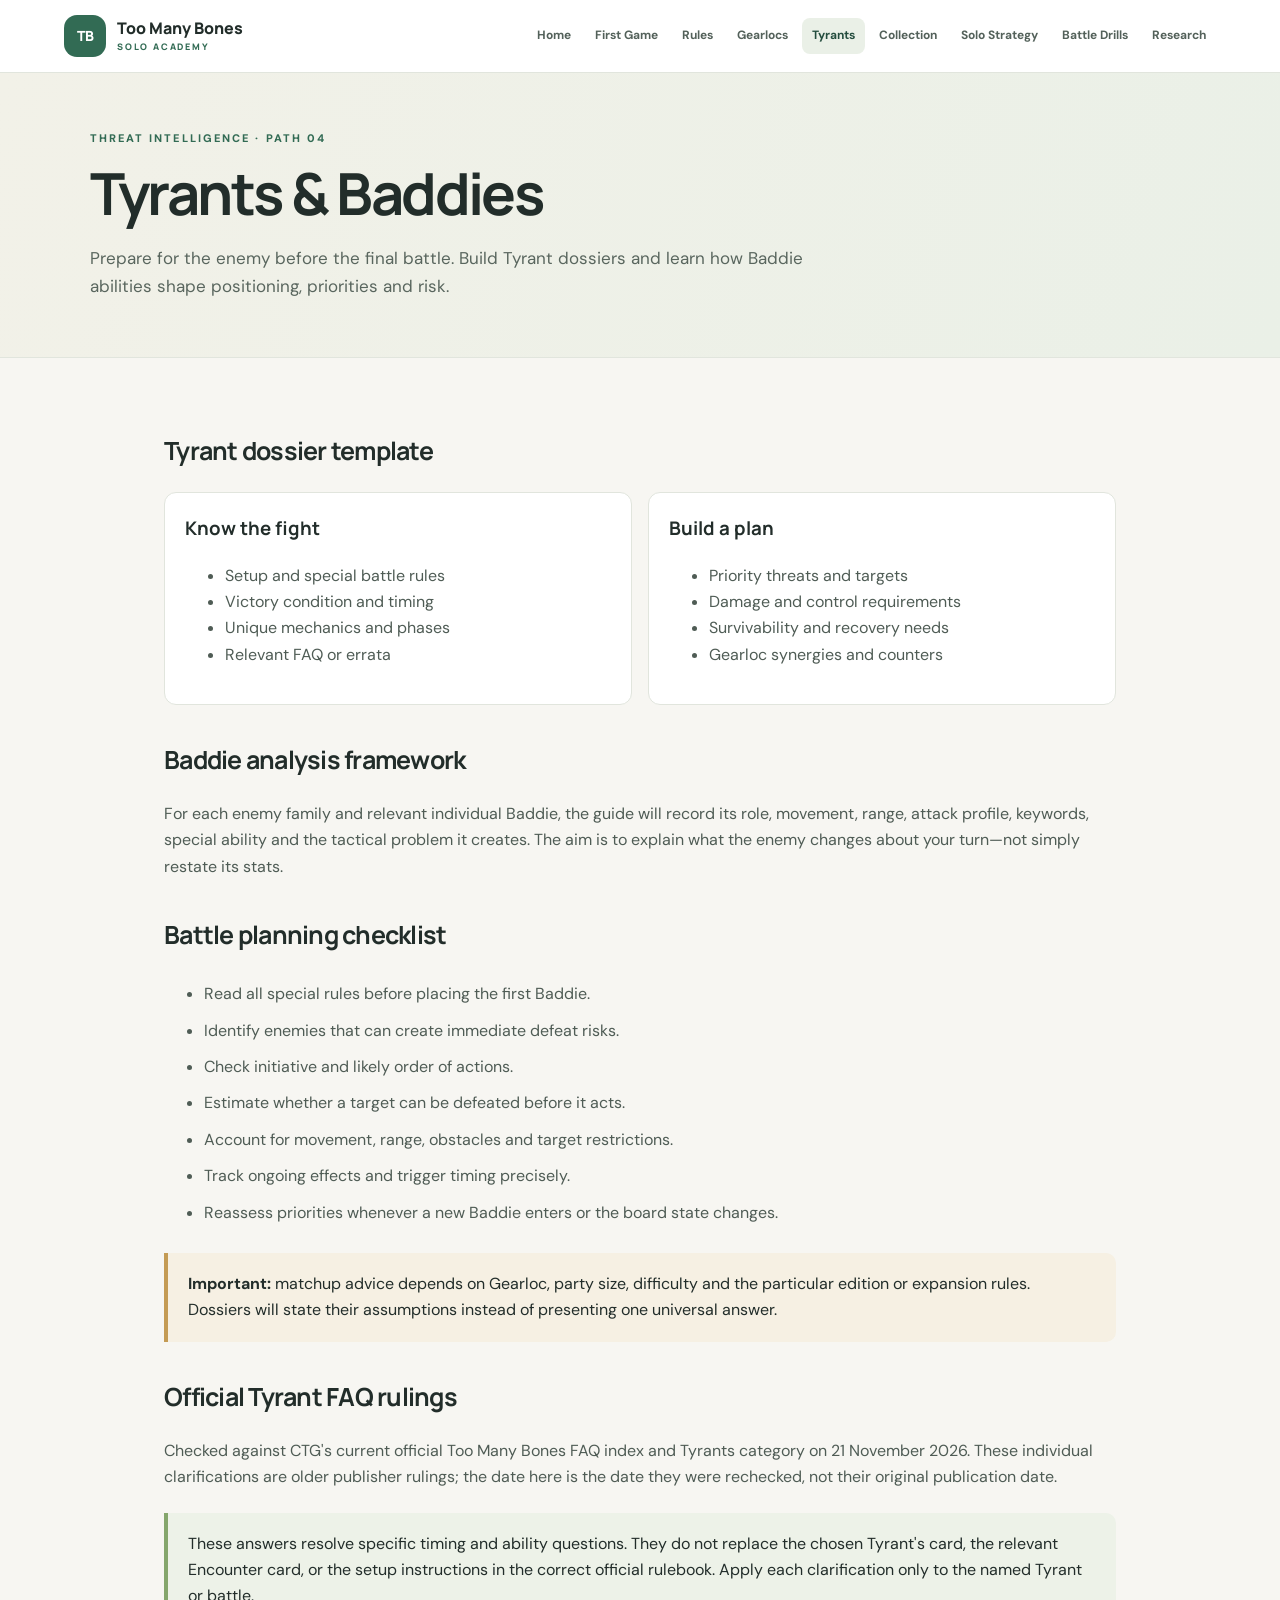
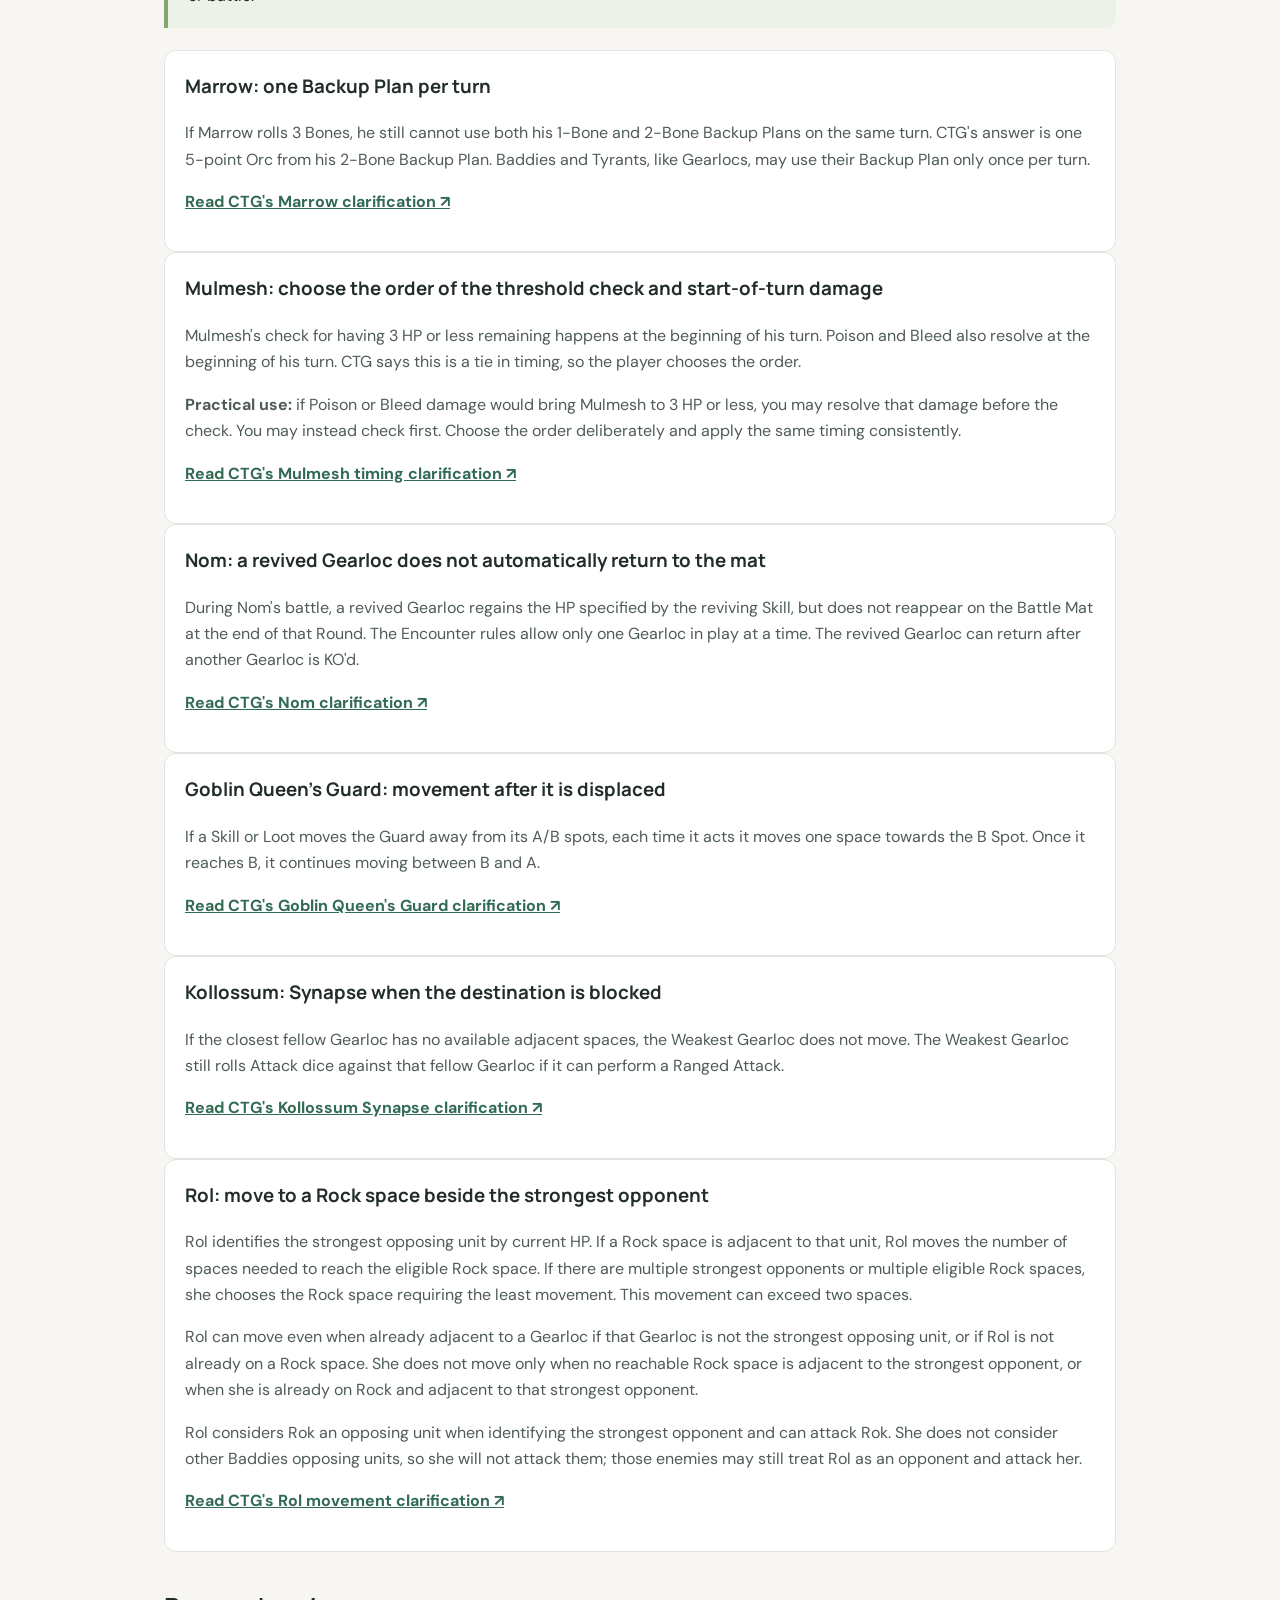
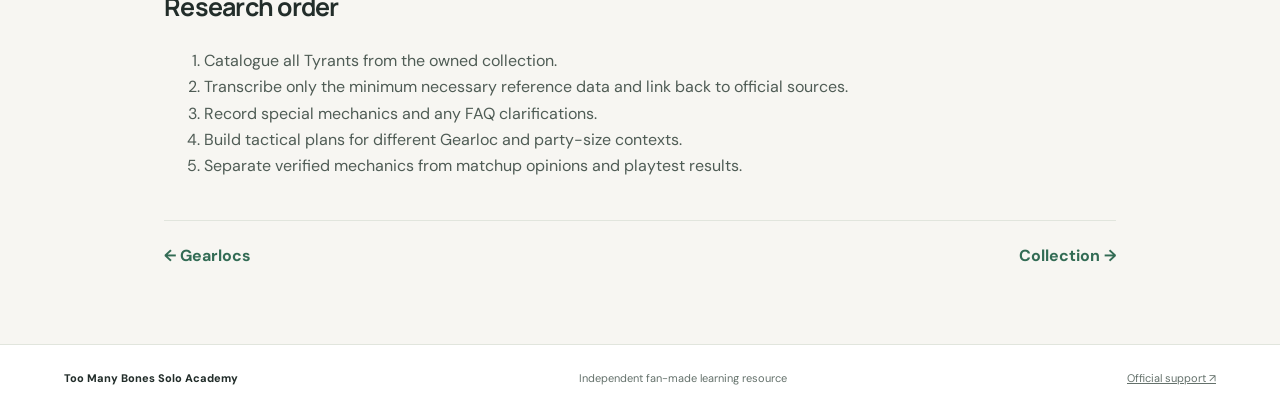
<file: tyrants.html>
<!doctype html><html lang="en"><head><meta charset="utf-8"><meta name="viewport" content="width=device-width,initial-scale=1"><title>Tyrants & Baddies | Too Many Bones Solo Academy</title><link rel="stylesheet" href="assets/style.css"></head><body><header class="site-header"><a class="brand" href="index.html"><span class="brand-mark">TB</span><span>Too Many Bones <small>SOLO ACADEMY</small></span></a><button class="menu-toggle" aria-expanded="false" aria-controls="site-nav">Menu</button><nav id="site-nav"><a href="index.html">Home</a><a href="getting-started.html">First Game</a><a href="rules.html">Rules</a><a href="gearlocs.html">Gearlocs</a><a class="active" href="tyrants.html">Tyrants</a><a href="expansions.html">Collection</a><a href="solo-strategy.html">Solo Strategy</a><a href="battle-drills.html">Battle Drills</a><a href="research.html">Research</a></nav></header><main><section class="page-intro"><p class="eyebrow">THREAT INTELLIGENCE · PATH 04</p><h1>Tyrants & Baddies</h1><p class="lead">Prepare for the enemy before the final battle. Build Tyrant dossiers and learn how Baddie abilities shape positioning, priorities and risk.</p></section><article class="content"><h2>Tyrant dossier template</h2><div class="two-col"><div class="mini-card"><h3>Know the fight</h3><ul><li>Setup and special battle rules</li><li>Victory condition and timing</li><li>Unique mechanics and phases</li><li>Relevant FAQ or errata</li></ul></div><div class="mini-card"><h3>Build a plan</h3><ul><li>Priority threats and targets</li><li>Damage and control requirements</li><li>Survivability and recovery needs</li><li>Gearloc synergies and counters</li></ul></div></div><h2>Baddie analysis framework</h2><p>For each enemy family and relevant individual Baddie, the guide will record its role, movement, range, attack profile, keywords, special ability and the tactical problem it creates. The aim is to explain what the enemy changes about your turn—not simply restate its stats.</p><h2>Battle planning checklist</h2><ul class="checklist"><li>Read all special rules before placing the first Baddie.</li><li>Identify enemies that can create immediate defeat risks.</li><li>Check initiative and likely order of actions.</li><li>Estimate whether a target can be defeated before it acts.</li><li>Account for movement, range, obstacles and target restrictions.</li><li>Track ongoing effects and trigger timing precisely.</li><li>Reassess priorities whenever a new Baddie enters or the board state changes.</li></ul><div class="info-box warning-box"><strong>Important:</strong> matchup advice depends on Gearloc, party size, difficulty and the particular edition or expansion rules. Dossiers will state their assumptions instead of presenting one universal answer.</div>
<h2 id="official-tyrant-faqs">Official Tyrant FAQ rulings</h2>
<p class="muted">Checked against CTG's current official Too Many Bones FAQ index and Tyrants category on 21 November 2026. These individual clarifications are older publisher rulings; the date here is the date they were rechecked, not their original publication date.</p>
<div class="info-box">These answers resolve specific timing and ability questions. They do not replace the chosen Tyrant's card, the relevant Encounter card, or the setup instructions in the correct official rulebook. Apply each clarification only to the named Tyrant or battle.</div>
<div class="mini-card">
<h3>Marrow: one Backup Plan per turn</h3>
<p>If Marrow rolls 3 Bones, he still cannot use both his 1-Bone and 2-Bone Backup Plans on the same turn. CTG's answer is one 5-point Orc from his 2-Bone Backup Plan. Baddies and Tyrants, like Gearlocs, may use their Backup Plan only once per turn.</p>
<p><a href="https://tmbsupport.chiptheorygames.com/support/solutions/articles/33000210187-q-how-many-orcs-will-marrow-call-with-his-call-orc-backup-plan-if-he-rolls-3-bones-" target="_blank" rel="noopener">Read CTG's Marrow clarification ↗</a></p>
</div>
<div class="mini-card">
<h3>Mulmesh: choose the order of the threshold check and start-of-turn damage</h3>
<p>Mulmesh's check for having 3 HP or less remaining happens at the beginning of his turn. Poison and Bleed also resolve at the beginning of his turn. CTG says this is a tie in timing, so the player chooses the order.</p>
<p><strong>Practical use:</strong> if Poison or Bleed damage would bring Mulmesh to 3 HP or less, you may resolve that damage before the check. You may instead check first. Choose the order deliberately and apply the same timing consistently.</p>
<p><a href="https://tmbsupport.chiptheorygames.com/support/solutions/articles/33000210188-q-when-do-i-resolve-checking-whether-mulmesh-has-3-hp-or-less-remaining-can-i-apply-poison-bleed-" target="_blank" rel="noopener">Read CTG's Mulmesh timing clarification ↗</a></p>
</div>
<div class="mini-card">
<h3>Nom: a revived Gearloc does not automatically return to the mat</h3>
<p>During Nom's battle, a revived Gearloc regains the HP specified by the reviving Skill, but does not reappear on the Battle Mat at the end of that Round. The Encounter rules allow only one Gearloc in play at a time. The revived Gearloc can return after another Gearloc is KO'd.</p>
<p><a href="https://tmbsupport.chiptheorygames.com/support/solutions/articles/33000233619-q-what-happens-when-a-gearloc-is-revived-during-nom-s-battle-" target="_blank" rel="noopener">Read CTG's Nom clarification ↗</a></p>
</div>
<div class="mini-card">
<h3>Goblin Queen's Guard: movement after it is displaced</h3>
<p>If a Skill or Loot moves the Guard away from its A/B spots, each time it acts it moves one space towards the B Spot. Once it reaches B, it continues moving between B and A.</p>
<p><a href="https://tmbsupport.chiptheorygames.com/support/solutions/articles/33000233632-q-if-the-goblin-queen-s-guard-is-moved-out-of-the-a-b-spots-by-a-skill-or-loot-for-example-how-d" target="_blank" rel="noopener">Read CTG's Goblin Queen's Guard clarification ↗</a></p>
</div>
<div class="mini-card">
<h3>Kollossum: Synapse when the destination is blocked</h3>
<p>If the closest fellow Gearloc has no available adjacent spaces, the Weakest Gearloc does not move. The Weakest Gearloc still rolls Attack dice against that fellow Gearloc if it can perform a Ranged Attack.</p>
<p><a href="https://tmbsupport.chiptheorygames.com/support/solutions/articles/33000233633-q-how-do-you-resolve-kollossum-s-synapse-if-the-closest-fellow-gearloc-has-no-available-adjacent" target="_blank" rel="noopener">Read CTG's Kollossum Synapse clarification ↗</a></p>
</div>

<div class="mini-card">
<h3>Rol: move to a Rock space beside the strongest opponent</h3>
<p>Rol identifies the strongest opposing unit by current HP. If a Rock space is adjacent to that unit, Rol moves the number of spaces needed to reach the eligible Rock space. If there are multiple strongest opponents or multiple eligible Rock spaces, she chooses the Rock space requiring the least movement. This movement can exceed two spaces.</p>
<p>Rol can move even when already adjacent to a Gearloc if that Gearloc is not the strongest opposing unit, or if Rol is not already on a Rock space. She does not move only when no reachable Rock space is adjacent to the strongest opponent, or when she is already on Rock and adjacent to that strongest opponent.</p>
<p>Rol considers Rok an opposing unit when identifying the strongest opponent and can attack Rok. She does not consider other Baddies opposing units, so she will not attack them; those enemies may still treat Rol as an opponent and attack her.</p>
<p><a href="https://tmbsupport.chiptheorygames.com/support/solutions/articles/33000287328-how-does-rol-s-movement-work-" target="_blank" rel="noopener">Read CTG's Rol movement clarification ↗</a></p>
</div>

<h2>Research order</h2><ol><li>Catalogue all Tyrants from the owned collection.</li><li>Transcribe only the minimum necessary reference data and link back to official sources.</li><li>Record special mechanics and any FAQ clarifications.</li><li>Build tactical plans for different Gearloc and party-size contexts.</li><li>Separate verified mechanics from matchup opinions and playtest results.</li></ol><div class="page-nav"><a href="gearlocs.html">← Gearlocs</a><a href="expansions.html">Collection →</a></div></article></main><footer><span>Too Many Bones Solo Academy</span><span>Independent fan-made learning resource</span><a href="https://chiptheorygames.com/pages/support/too-many-bones">Official support ↗</a></footer><script src="assets/site.js"></script></body></html>
</file>
<file: assets/style.css>
@import url('https://fonts.googleapis.com/css2?family=DM+Sans:wght@400;500;600;700&family=Manrope:wght@400;500;600;700;800&display=swap');
:root{--paper:#f7f6f2;--surface:#fff;--ink:#222d2a;--muted:#64716b;--line:#e1e5dd;--green:#326b54;--green-dark:#244d3e;--lime:#d8e6a8;--sand:#eee9dc;--shadow:0 12px 32px rgba(36,55,43,.06)}*{box-sizing:border-box}html{scroll-behavior:smooth}body{margin:0;background:var(--paper);color:var(--ink);font-family:"DM Sans",sans-serif;line-height:1.65}a{color:inherit}.site-header{position:sticky;top:0;z-index:10;display:flex;align-items:center;justify-content:space-between;gap:24px;padding:15px max(5vw,22px);background:rgba(255,255,255,.94);backdrop-filter:blur(12px);border-bottom:1px solid var(--line)}.brand{display:flex;align-items:center;gap:11px;text-decoration:none;font-family:Manrope,sans-serif;font-weight:800;line-height:1.1;white-space:nowrap}.brand small{display:block;margin-top:5px;color:var(--green);font-size:9px;letter-spacing:.2em}.brand-mark{display:grid;place-items:center;width:42px;height:42px;border-radius:13px;background:var(--green);color:white;font-size:14px;letter-spacing:-.05em}nav{display:flex;align-items:center;gap:4px;flex-wrap:wrap}nav a{padding:8px 10px;border-radius:8px;text-decoration:none;color:#53615a;font-size:12px;font-weight:700}nav a:hover,nav a.active{background:#eaf0e7;color:var(--green-dark)}.menu-toggle{display:none;border:1px solid var(--line);background:white;padding:8px 12px;border-radius:8px}.hero{position:relative;overflow:hidden;padding:clamp(65px,10vw,126px) max(8vw,24px) 66px;background:linear-gradient(110deg,#f2f1e8 0%,#f8f7f2 58%,#e7eee2 100%);border-bottom:1px solid var(--line)}.hero:after{content:"";position:absolute;width:390px;height:390px;right:8%;top:15%;border:1px solid #cdd9c5;border-radius:50%;box-shadow:0 0 0 34px rgba(205,217,197,.15),0 0 0 70px rgba(205,217,197,.1);pointer-events:none}.eyebrow{margin:0 0 13px;color:var(--green);font-size:11px;font-weight:800;letter-spacing:.19em;text-transform:uppercase}.hero h1{position:relative;z-index:1;max-width:700px;margin:0;font-family:Manrope,sans-serif;font-size:clamp(46px,7.5vw,88px);line-height:1.04;letter-spacing:-.065em}.hero h1 span{color:var(--green)}.hero-copy{position:relative;z-index:1;max-width:560px;margin:25px 0;color:#59665e;font-size:18px}.hero-actions{position:relative;z-index:1;display:flex;align-items:center;gap:23px;flex-wrap:wrap;margin-top:30px}.button{display:inline-flex;align-items:center;gap:15px;padding:13px 18px;border:1px solid var(--green);border-radius:9px;background:var(--green);color:white;text-decoration:none;font-size:14px;font-weight:700}.button:hover{background:var(--green-dark)}.text-link{color:var(--green-dark);font-size:14px;font-weight:700;text-decoration:none}.hero-note{position:relative;z-index:1;margin-top:44px;color:#6b776f;font-size:12px}.status-dot{display:inline-block;width:7px;height:7px;margin-right:8px;border-radius:50%;background:#78a56e}.section{padding:66px max(6vw,24px)}.section-heading{display:flex;align-items:end;justify-content:space-between;gap:24px;margin-bottom:26px}.section-heading h2,.callout h2,.page-intro h1{margin:0;font-family:Manrope,sans-serif;letter-spacing:-.045em;line-height:1.15}.section-heading h2,.callout h2{font-size:clamp(28px,4vw,42px)}.section-heading>p{max-width:280px;color:var(--muted);font-size:13px}.card-grid{display:grid;grid-template-columns:repeat(3,minmax(0,1fr));gap:15px}.feature-card{display:block;min-height:230px;padding:23px;border:1px solid var(--line);border-radius:15px;background:var(--surface);text-decoration:none;box-shadow:0 4px 16px rgba(36,55,43,.025);transition:transform .2s,box-shadow .2s}.feature-card:hover{transform:translateY(-3px);box-shadow:var(--shadow)}.card-icon{display:grid;place-items:center;width:37px;height:37px;border-radius:10px;background:#edf2e8;color:var(--green);font-size:12px;font-weight:800}.feature-card h3{margin:19px 0 7px;font-family:Manrope,sans-serif;font-size:19px;letter-spacing:-.025em}.feature-card p{margin:0 0 19px;color:var(--muted);font-size:13px}.card-link{color:var(--green);font-size:12px;font-weight:800}.callout{display:flex;align-items:center;justify-content:space-between;gap:28px;margin:0 max(6vw,24px) 70px;padding:35px;border:1px solid #dce4d5;border-radius:17px;background:#eef2e8}.callout>div{max-width:700px}.callout p:not(.eyebrow){color:#59665e;font-size:14px}.button-outline{flex-shrink:0;background:transparent;color:var(--green)}.button-outline:hover{color:white}footer{display:flex;align-items:center;justify-content:space-between;gap:16px;padding:24px max(5vw,22px);border-top:1px solid var(--line);background:white;color:var(--muted);font-size:11px}footer span:first-child{color:var(--ink);font-weight:800}.page-intro{padding:56px max(7vw,24px) 40px;background:linear-gradient(110deg,#f2f1e8,#eaf0e7);border-bottom:1px solid var(--line)}.page-intro h1{font-size:clamp(36px,5vw,58px)}.page-intro .lead{max-width:760px;color:#59665e;font-size:17px}.content{max-width:1000px;margin:0 auto;padding:38px 24px 75px}.content h2{margin-top:34px;font-family:Manrope,sans-serif;font-size:25px;letter-spacing:-.03em}.content h3{font-family:Manrope,sans-serif}.content p,.content li{color:#4f5c55}.content a{color:var(--green);font-weight:700}.info-box{margin:22px 0;padding:18px 20px;border-left:4px solid #85a66c;border-radius:0 10px 10px 0;background:#edf2e8}.warning-box{border-left-color:#c49b54;background:#f6f0e3}.two-col{display:grid;grid-template-columns:repeat(2,minmax(0,1fr));gap:16px}.mini-card{padding:20px;border:1px solid var(--line);border-radius:12px;background:white}.mini-card h3{margin-top:0}.checklist li{padding:5px 0}.table-wrap{overflow-x:auto;border:1px solid var(--line);border-radius:12px;background:white}table{width:100%;border-collapse:collapse;font-size:13px}th,td{padding:12px 14px;border-bottom:1px solid var(--line);text-align:left;vertical-align:top}th{background:#edf2e8;color:var(--green-dark)}tr:last-child td{border-bottom:0}.pill{display:inline-block;padding:3px 8px;border-radius:999px;background:#edf2e8;color:var(--green-dark);font-size:11px;font-weight:700}.page-nav{display:flex;justify-content:space-between;gap:12px;margin-top:40px;padding-top:22px;border-top:1px solid var(--line)}.page-nav a{text-decoration:none}.source-list li{margin-bottom:10px}@media(max-width:980px){.site-header{flex-wrap:wrap}.menu-toggle{display:block}nav{display:none;width:100%;padding-top:8px}nav.open{display:flex}nav a{font-size:13px}.card-grid{grid-template-columns:repeat(2,minmax(0,1fr))}.hero:after{right:-180px;opacity:.55}}@media(max-width:620px){.site-header{padding:12px 18px}.brand{font-size:14px}.hero{padding:65px 23px 45px}.hero-copy{font-size:16px}.section{padding:46px 18px}.section-heading{display:block}.card-grid,.two-col{grid-template-columns:1fr}.feature-card{min-height:0}.callout{display:block;margin:0 18px 45px;padding:24px}.callout .button{margin-top:12px}footer{align-items:flex-start;flex-direction:column;padding:22px}th,td{padding:10px}.hero:after{right:-260px}}
</file>
